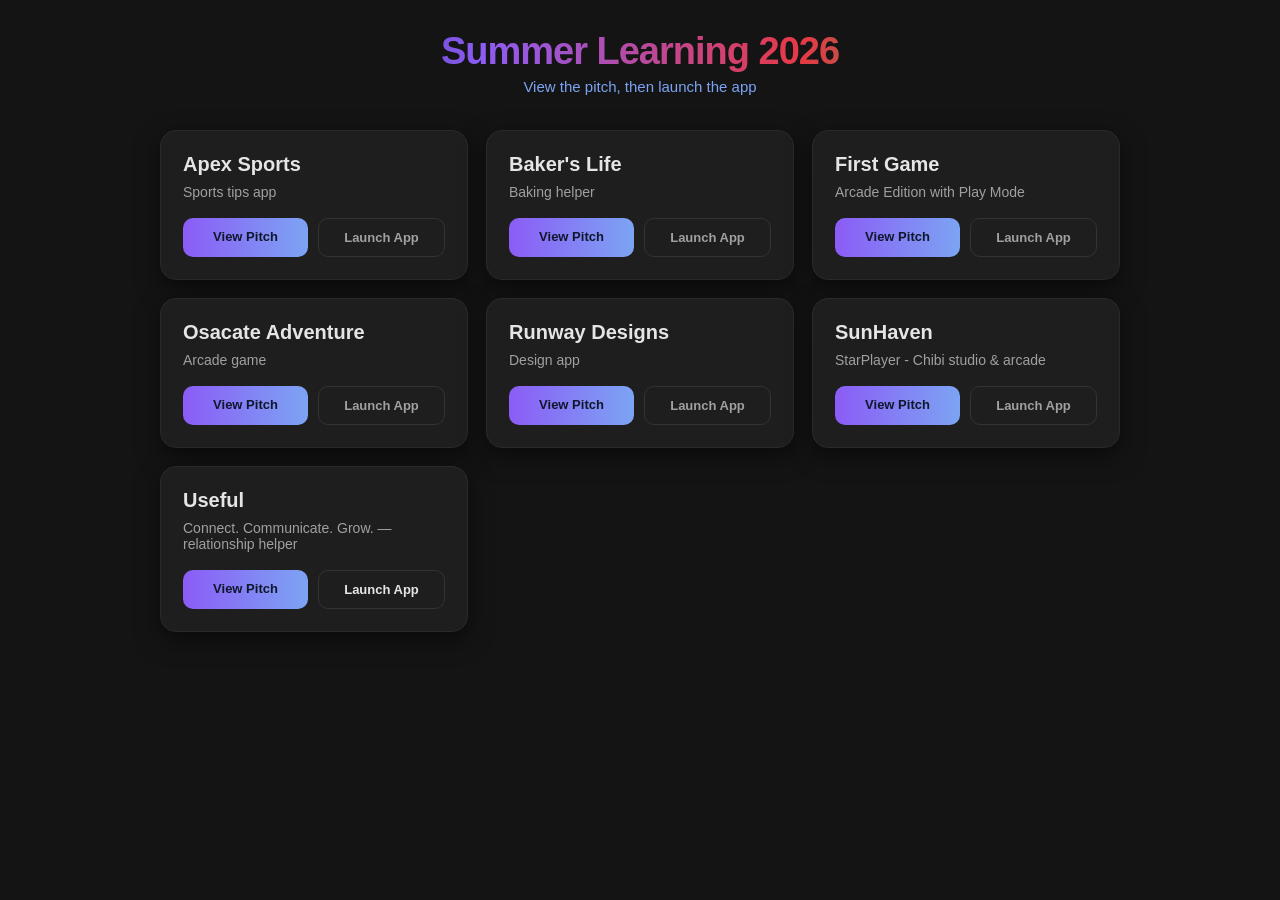
<file: 5Q code bases/index.html>
<!DOCTYPE html>
<html lang="en">
<head>

<meta charset="UTF-8">
<meta name="viewport" content="width=device-width, initial-scale=1.0">

<title>Summer Learning 2026 - Pitch & Code Bases - App Index</title>

<style>

*{
    box-sizing:border-box;
}

body{
    font-family:Arial,sans-serif;
    background:#141414;
    color:#e5e5e5;
    margin:0;
    padding:30px;
}

.container{
    max-width:960px;
    margin:auto;
}

.header{
    text-align:center;
    margin-bottom:35px;
}

.header h1{
    margin:0;
    font-size:38px;
    font-weight:900;
    letter-spacing:-1px;

    background:linear-gradient(
        90deg,
        #0F172A,
        #8B5CF6,
        #E63946,
        #00C853
    );

    -webkit-background-clip:text;
    color:transparent;
}

.header p{
    color:#7ca4f3;
    font-size:15px;
    margin-top:5px;
    font-weight:500;
}

.grid{
    display:grid;
    grid-template-columns:repeat(auto-fill,minmax(260px,1fr));
    gap:18px;
}

.card{
    background:#1e1e1e;
    padding:22px;
    border-radius:16px;
    box-shadow:0 8px 25px rgba(0,0,0,.5);
    border:1px solid #2a2a2a;
    transition:transform .15s ease, border-color .15s ease;
    display:flex;
    flex-direction:column;
}

.card:hover{
    transform:translateY(-3px);
    border-color:#7ca4f3;
}

.card h2{
    margin:0 0 8px;
    font-size:20px;
    color:#e5e5e5;
}

.card p{
    margin:0;
    font-size:14px;
    color:#a0a0a0;
    flex-grow:1;
}

.card-links{
    display:flex;
    gap:10px;
    margin-top:18px;
}

.btn{
    flex:1;
    text-align:center;
    padding:11px 10px;
    border-radius:10px;
    font-size:13px;
    font-weight:700;
    text-decoration:none;
    transition:opacity .15s ease, border-color .15s ease, color .15s ease;
}

.btn-pitch{
    background:linear-gradient(90deg,#8B5CF6,#7ca4f3);
    color:#0F172A;
}

.btn-pitch:hover{
    opacity:.88;
}

.btn-app{
    background:transparent;
    border:1px solid #333;
    color:#a0a0a0;
}

.btn-app:hover{
    border-color:#7ca4f3;
    color:#7ca4f3;
}

.btn-solo{
    background:transparent;
    border:1px solid #333;
    color:#e5e5e5;
}

.btn-solo:hover{
    border-color:#7ca4f3;
    color:#7ca4f3;
}

</style>

</head>


<body>


<div class="container">

<div class="header">
<h1>Summer Learning 2026</h1>
<p>View the pitch, then launch the app</p>
</div>

<div class="grid">

<div class="card">
<h2>Apex Sports</h2>
<p>Sports tips app</p>
<div class="card-links">
<a class="btn btn-pitch" href="Poster%20-%20Apex%20Sports.pdf" target="_blank" rel="noopener">View Pitch</a>
<a class="btn btn-app" href="ApexSports.html" target="_blank" rel="noopener">Launch App</a>
</div>
</div>

<div class="card">
<h2>Baker's Life</h2>
<p>Baking helper</p>
<div class="card-links">
<a class="btn btn-pitch" href="Poster%20-%20Bakers%20Life.pdf" target="_blank" rel="noopener">View Pitch</a>
<a class="btn btn-app" href="BakersLife.html" target="_blank" rel="noopener">Launch App</a>
</div>
</div>

<div class="card">
<h2>First Game</h2>
<p>Arcade Edition with Play Mode</p>
<div class="card-links">
<a class="btn btn-pitch" href="Poster%20-%20First%20Game.pdf" target="_blank" rel="noopener">View Pitch</a>
<a class="btn btn-app" href="FirstGame.html" target="_blank" rel="noopener">Launch App</a>
</div>
</div>

<div class="card">
<h2>Osacate Adventure</h2>
<p>Arcade game</p>
<div class="card-links">
<a class="btn btn-pitch" href="Poster%20-%20Osacate.pdf" target="_blank" rel="noopener">View Pitch</a>
<a class="btn btn-app" href="Osacate.html" target="_blank" rel="noopener">Launch App</a>
</div>
</div>

<div class="card">
<h2>Runway Designs</h2>
<p>Design app</p>
<div class="card-links">
<a class="btn btn-pitch" href="Poster%20-%20Runway%20Designs.pdf" target="_blank" rel="noopener">View Pitch</a>
<a class="btn btn-app" href="RunwayDesigns.html" target="_blank" rel="noopener">Launch App</a>
</div>
</div>

<div class="card">
<h2>SunHaven</h2>
<p>StarPlayer - Chibi studio & arcade</p>
<div class="card-links">
<a class="btn btn-pitch" href="Poster%20-%20Sun%20Haven.pdf" target="_blank" rel="noopener">View Pitch</a>
<a class="btn btn-app" href="SunHaven.html" target="_blank" rel="noopener">Launch App</a>
</div>
</div>

<div class="card">
<h2>Useful</h2>
<p>Connect. Communicate. Grow. — relationship helper</p>
<div class="card-links">
    <a class="btn btn-pitch" href="Poster%20-%20Useful.pdf" target="_blank" rel="noopener">View Pitch</a>
<a class="btn btn-solo" href="Useful.html" target="_blank" rel="noopener">Launch App</a>
</div>
</div>

</div>

</div>


</body>

</html>
</file>
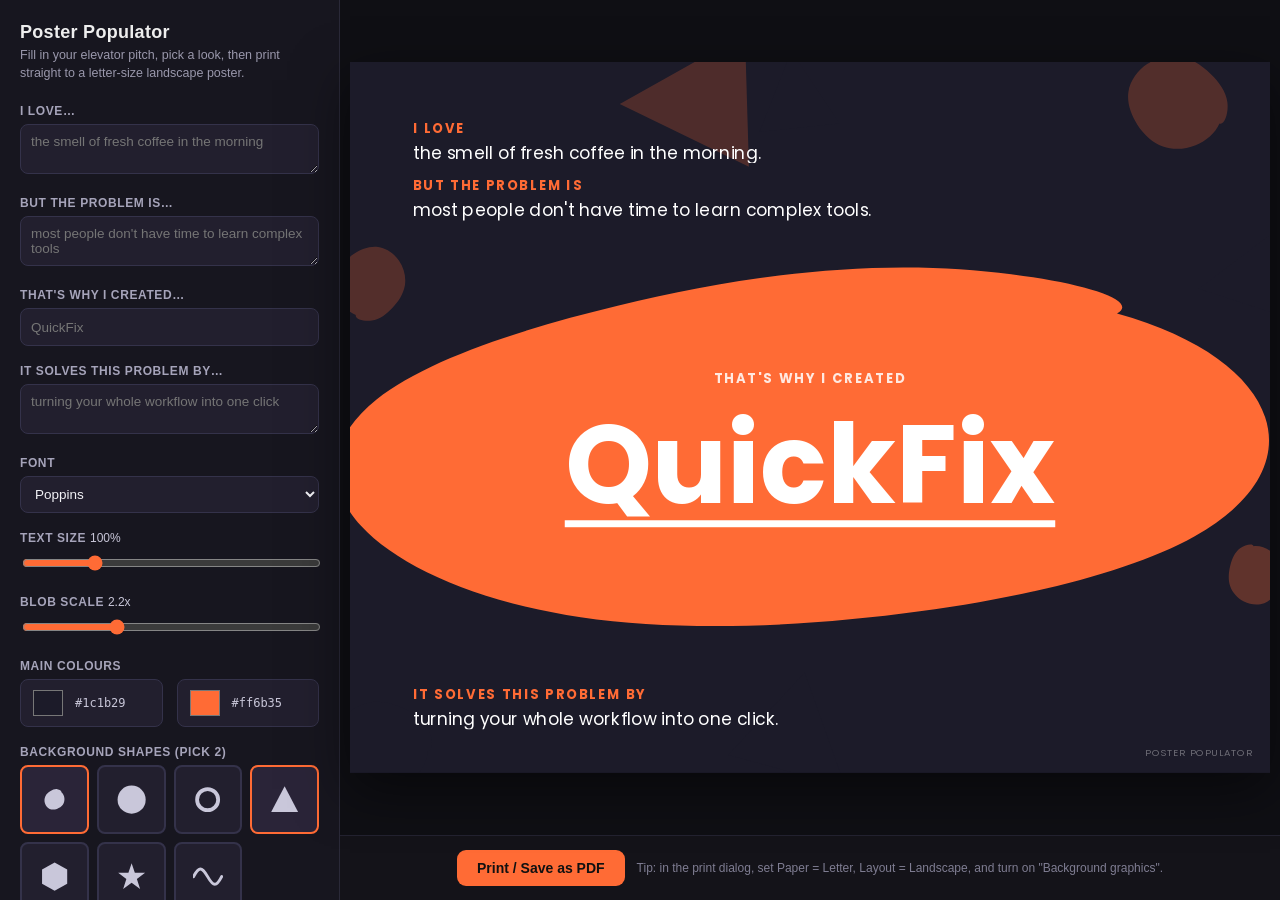
<file: PosterPopulator/index.html>
<!DOCTYPE html>
<html lang="en">
<head>
<meta charset="UTF-8">
<meta name="viewport" content="width=device-width, initial-scale=1.0">
<title>Poster Populator</title>
<style>

/* ---------- Self-hosted fonts ---------- */
@font-face { font-family:'Anton'; src:url('fonts/anton-400.woff2') format('woff2'); font-weight:400; font-display:swap; }
@font-face { font-family:'Bebas Neue'; src:url('fonts/bebas-neue-400.woff2') format('woff2'); font-weight:400; font-display:swap; }
@font-face { font-family:'Archivo Black'; src:url('fonts/archivo-black-400.woff2') format('woff2'); font-weight:400; font-display:swap; }
@font-face { font-family:'Poppins'; src:url('fonts/poppins-400.woff2') format('woff2'); font-weight:400; font-display:swap; }
@font-face { font-family:'Poppins'; src:url('fonts/poppins-700.woff2') format('woff2'); font-weight:700; font-display:swap; }
@font-face { font-family:'Montserrat'; src:url('fonts/montserrat-400.woff2') format('woff2'); font-weight:400; font-display:swap; }
@font-face { font-family:'Montserrat'; src:url('fonts/montserrat-700.woff2') format('woff2'); font-weight:700; font-display:swap; }
@font-face { font-family:'Oswald'; src:url('fonts/oswald-400.woff2') format('woff2'); font-weight:400; font-display:swap; }
@font-face { font-family:'Oswald'; src:url('fonts/oswald-700.woff2') format('woff2'); font-weight:700; font-display:swap; }
@font-face { font-family:'Raleway'; src:url('fonts/raleway-400.woff2') format('woff2'); font-weight:400; font-display:swap; }
@font-face { font-family:'Raleway'; src:url('fonts/raleway-700.woff2') format('woff2'); font-weight:700; font-display:swap; }
@font-face { font-family:'Playfair Display'; src:url('fonts/playfair-display-400.woff2') format('woff2'); font-weight:400; font-display:swap; }
@font-face { font-family:'Playfair Display'; src:url('fonts/playfair-display-700.woff2') format('woff2'); font-weight:700; font-display:swap; }
@font-face { font-family:'Space Grotesk'; src:url('fonts/space-grotesk-400.woff2') format('woff2'); font-weight:400; font-display:swap; }
@font-face { font-family:'Space Grotesk'; src:url('fonts/space-grotesk-700.woff2') format('woff2'); font-weight:700; font-display:swap; }
@font-face { font-family:'DM Serif Display'; src:url('fonts/dm-serif-display-400.woff2') format('woff2'); font-weight:400; font-display:swap; }

:root{
  --c1:#1c1b29;
  --c2:#ff6b35;
  --on-c1:#ffffff;
  --on-c2:#111111;
  --poster-font:'Poppins';
}

*{ box-sizing:border-box; -webkit-print-color-adjust:exact; print-color-adjust:exact; }
html,body{ height:100%; margin:0; }
body{
  font-family:-apple-system,Segoe UI,Roboto,sans-serif;
  background:#0f0f14;
  color:#eee;
  display:flex;
  height:100vh;
  overflow:hidden;
}

/* ---------- Sidebar controls ---------- */
.controls{
  width:340px;
  flex:0 0 340px;
  background:#17161f;
  border-right:1px solid #2a2938;
  overflow-y:auto;
  padding:22px 20px 40px;
}
.controls h1{
  font-size:18px;
  margin:0 0 4px;
  letter-spacing:.3px;
}
.controls .subtitle{
  font-size:12.5px;
  color:#9a98ac;
  margin:0 0 22px;
  line-height:1.4;
}
.field{ margin-bottom:18px; }
.field label{
  display:block;
  font-size:12px;
  font-weight:600;
  text-transform:uppercase;
  letter-spacing:.6px;
  color:#a6a4ba;
  margin-bottom:6px;
}
.field textarea, .field input[type=text], .field select{
  width:100%;
  background:#221f2e;
  border:1px solid #34324a;
  color:#f2f2f6;
  border-radius:8px;
  padding:9px 10px;
  font-size:13.5px;
  font-family:inherit;
  resize:vertical;
  min-height:38px;
}
.field textarea:focus, .field input:focus, .field select:focus{
  outline:none;
  border-color:var(--c2);
}
.field select{ min-height:auto; }
.field select option{ background:#221f2e; }

.field-val{
  text-transform:none;
  font-weight:400;
  color:#c8c6d8;
  letter-spacing:0;
  font-size:12px;
}
.field input[type=range]{
  width:100%;
  accent-color:var(--c2);
  height:20px;
  cursor:pointer;
  background:transparent;
}

.colors-row{ display:flex; gap:14px; }
.color-field{ flex:1; }
.color-field .swatch-input{
  display:flex; align-items:center; gap:10px;
  background:#221f2e; border:1px solid #34324a; border-radius:8px; padding:6px 10px;
}
.color-field input[type=color]{
  width:34px; height:34px; border:none; padding:0; background:none; cursor:pointer; border-radius:6px; overflow:hidden;
}
.color-field .hexval{ font-size:12px; color:#c8c6d8; font-family:monospace; }

.shapes-grid{
  display:grid;
  grid-template-columns:repeat(4,1fr);
  gap:8px;
}
.shape-btn{
  aspect-ratio:1;
  background:#221f2e;
  border:2px solid #34324a;
  border-radius:8px;
  display:flex;
  align-items:center;
  justify-content:center;
  cursor:pointer;
  padding:8px;
}
.shape-btn svg{ width:60%; height:60%; }
.shape-btn.selected{
  border-color:var(--c2);
  background:#2a2438;
}
.shapes-hint{ font-size:11px; color:#7f7d92; margin-top:6px; }

.actions{ margin-top:26px; display:flex; flex-direction:column; gap:10px; }
.btn{
  border:none; border-radius:9px; padding:12px 14px; font-size:14px; font-weight:600;
  cursor:pointer; text-align:center;
}
.btn-primary{ background:var(--c2); color:#111; }
.btn-secondary{ background:#2a2938; color:#f0eff5; border:1px solid #3c3a52; }
.print-hint{
  font-size:11.5px; color:#8b899c; line-height:1.5; margin-top:4px;
  background:#1f1e2b; border:1px solid #2e2c3f; border-radius:8px; padding:10px 12px;
}

/* ---------- Stage / preview ---------- */
.stage-wrap{ flex:1; display:flex; flex-direction:column; min-width:0; }
.stage{
  flex:1;
  display:flex;
  align-items:center;
  justify-content:center;
  padding:24px;
  min-height:0;
}
.poster-wrap{ position:relative; }
.poster{
  width:1056px;
  height:816px;
  transform-origin:top left;
  background:var(--c1);
  position:relative;
  overflow:hidden;
  box-shadow:0 20px 60px rgba(0,0,0,.5);
  font-family:var(--poster-font), sans-serif;
}

.shapes-layer{ position:absolute; inset:0; z-index:1; }
.shape-item{ position:absolute; }
.shape-item svg{ width:100%; height:100%; display:block; }

.content{
  position:relative; z-index:2;
  height:100%;
  display:flex;
  flex-direction:column;
  padding:64px 72px 50px;
  gap:14px;
}

.eyebrow{
  /* capped: an uncapped label at high text-scale eats enough vertical
     budget across the 3 body blocks to starve the hero row's own height,
     which is what actually was clipping the name/blob, not their own sizing */
  font-size:clamp(15px, calc(15px * var(--text-scale, 1)), 22px);
  font-weight:700;
  text-transform:uppercase;
  letter-spacing:2.2px;
  color:var(--c2);
  margin-bottom:6px;
}
.body-text{
  color:var(--on-c1);
  font-weight:400;
  line-height:1.18;
  max-width:760px;
  max-height:128px;
  overflow:hidden;
  font-size:40px;
}
.block-solves{ margin-top:auto; }

.hero-row{
  flex:1 1 auto;
  /* a hard floor, not 0: guarantees room for a wrapped 2-line name at its
     own minimum font size even in the worst case (max text-scale + a
     font whose optical-scale runs high), so the other blocks give way
     instead of the hero row getting squeezed toward nothing */
  min-height:230px;
  position:relative;
  display:flex;
  align-items:center;
  justify-content:center;
}
.hero-shape{
  position:absolute;
  /* negative so it paints behind ALL of .content's text (the static,
     non-positioned blocks like "But the problem is" paint before z-index:0+
     positioned siblings regardless of DOM order) -- not just the hero
     name/eyebrow it's already behind via hero-inner's z-index:1 */
  z-index:-1;
}
.hero-shape svg{ width:100%; height:100%; display:block; }
.hero-inner{
  position:relative;
  z-index:1;
  display:flex;
  flex-direction:column;
  align-items:stretch;
  justify-content:center;
  max-width:84%;
  max-height:88%;
  font-size:26px;
  padding:1.1em 2.2em;
  box-sizing:border-box;
  text-align:center;
}
.hero-eyebrow{
  text-align:center;
  color:var(--on-c2);
  opacity:.85;
  flex:0 0 auto;
  /* rides the same damped scale as the name (see NAME_DIAL_RESPONSE) instead
     of the shared --text-scale, so it grows in step with the name it sits
     above rather than racing ahead of it inside the oval */
  font-size:calc(15px * var(--hero-scale, 1));
}
.hero-name{
  color:var(--on-c2);
  font-weight:700;
  line-height:1.3;
  font-size:120px;
  width:100%;
  word-break:break-word;
  flex:0 1 auto;
  text-decoration:underline;
  text-decoration-color:currentColor;
  text-decoration-thickness:0.06em;
  text-underline-offset:0.16em;
}

.brandmark{
  position:absolute; z-index:2; right:20px; bottom:14px;
  font-size:11px; letter-spacing:1px; text-transform:uppercase;
  color:var(--on-c1); opacity:.35;
}

/* ---------- Print ---------- */
@page{ size:11in 8.5in; margin:0; }
@media print{
  html, body{ margin:0; padding:0; background:#fff; overflow:visible; height:auto; }
  .controls, .toolbar{ display:none !important; }
  .stage-wrap, .stage{ display:block; padding:0; height:auto; }
  .poster-wrap{ width:11in; height:8.5in; }
  .poster{
    transform:none !important;
    width:11in !important; height:8.5in !important;
    box-shadow:none;
  }
}

.toolbar{
  display:flex; align-items:center; gap:12px; justify-content:center;
  padding:14px; border-top:1px solid #232230; background:#141319;
}
.toolbar .btn{ padding:10px 20px; }
.zoom-note{ font-size:12px; color:#7f7d92; }
</style>
</head>
<body>

<aside class="controls">
  <h1>Poster Populator</h1>
  <p class="subtitle">Fill in your elevator pitch, pick a look, then print straight to a letter-size landscape poster.</p>

  <div class="field">
    <label for="loveInput">I love&hellip;</label>
    <textarea id="loveInput" rows="2" placeholder="the smell of fresh coffee in the morning"></textarea>
  </div>
  <div class="field">
    <label for="problemInput">But the problem is&hellip;</label>
    <textarea id="problemInput" rows="2" placeholder="most people don't have time to learn complex tools"></textarea>
  </div>
  <div class="field">
    <label for="nameInput">That's why I created&hellip;</label>
    <input type="text" id="nameInput" placeholder="QuickFix">
  </div>
  <div class="field">
    <label for="solvesInput">It solves this problem by&hellip;</label>
    <textarea id="solvesInput" rows="2" placeholder="turning your whole workflow into one click"></textarea>
  </div>

  <div class="field">
    <label for="fontSelect">Font</label>
    <select id="fontSelect"></select>
  </div>

  <div class="field">
    <label for="textSizeInput">Text size <span class="field-val" id="textSizeVal"></span></label>
    <input type="range" id="textSizeInput" min="0.7" max="2" step="0.05">
  </div>

  <div class="field">
    <label for="blobScaleInput">Blob scale <span class="field-val" id="blobScaleVal"></span></label>
    <input type="range" id="blobScaleInput" min="0.5" max="6" step="0.1">
  </div>

  <div class="field">
    <label>Main colours</label>
    <div class="colors-row">
      <div class="color-field">
        <div class="swatch-input">
          <input type="color" id="color1Input">
          <span class="hexval" id="color1Hex"></span>
        </div>
      </div>
      <div class="color-field">
        <div class="swatch-input">
          <input type="color" id="color2Input">
          <span class="hexval" id="color2Hex"></span>
        </div>
      </div>
    </div>
  </div>

  <div class="field">
    <label>Background shapes (pick 2)</label>
    <div class="shapes-grid" id="shapesGrid"></div>
    <div class="shapes-hint" id="shapesHint">2 of 2 selected</div>
  </div>

  <div class="field">
    <label for="shapeDensityInput">Shape density <span class="field-val" id="shapeDensityVal"></span></label>
    <input type="range" id="shapeDensityInput" min="0" max="40" step="1">
  </div>

  <div class="actions">
    <button class="btn btn-secondary" id="shuffleBtn">Shuffle layout</button>
  </div>
</aside>

<div class="stage-wrap">
  <div class="stage">
    <div class="poster-wrap" id="posterWrap">
      <div class="poster" id="poster">
        <div class="shapes-layer" id="shapesLayer"></div>
        <div class="content">
          <div class="block block-love">
            <div class="eyebrow">I love</div>
            <div class="body-text" id="loveText" data-max-font="40" data-min-font="20"></div>
          </div>
          <div class="block block-problem">
            <div class="eyebrow">But the problem is</div>
            <div class="body-text" id="problemText" data-max-font="40" data-min-font="20"></div>
          </div>
          <div class="hero-row" id="heroRow">
            <div class="hero-shape" id="heroShape"></div>
            <div class="hero-inner" id="heroInner">
              <div class="eyebrow hero-eyebrow">That's why I created</div>
              <div class="hero-name" id="nameText" data-max-font="128" data-min-font="34"></div>
            </div>
          </div>
          <div class="block block-solves">
            <div class="eyebrow">It solves this problem by</div>
            <div class="body-text" id="solvesText" data-max-font="40" data-min-font="20"></div>
          </div>
        </div>
        <div class="brandmark">Poster Populator</div>
      </div>
    </div>
  </div>
  <div class="toolbar">
    <button class="btn btn-primary" id="printBtn">Print / Save as PDF</button>
    <span class="zoom-note">Tip: in the print dialog, set Paper = Letter, Layout = Landscape, and turn on "Background graphics".</span>
  </div>
</div>

<script>
(function(){

  var FONTS = [
    { id:'poppins', label:'Poppins', family:'Poppins', bold:700 },
    { id:'montserrat', label:'Montserrat', family:'Montserrat', bold:700 },
    { id:'raleway', label:'Raleway', family:'Raleway', bold:700 },
    { id:'space-grotesk', label:'Space Grotesk', family:'Space Grotesk', bold:700 },
    { id:'oswald', label:'Oswald', family:'Oswald', bold:700 },
    { id:'playfair-display', label:'Playfair Display', family:'Playfair Display', bold:700 },
    { id:'dm-serif-display', label:'DM Serif Display', family:'DM Serif Display', bold:400 },
    { id:'anton', label:'Anton', family:'Anton', bold:400 },
    { id:'bebas-neue', label:'Bebas Neue', family:'Bebas Neue', bold:400 },
    { id:'archivo-black', label:'Archivo Black', family:'Archivo Black', bold:400 }
  ];

  var SHAPES = {
    circle: function(c){ return '<svg viewBox="0 0 100 100"><circle cx="50" cy="50" r="48" fill="'+c+'"/></svg>'; },
    ring: function(c){ return '<svg viewBox="0 0 100 100"><circle cx="50" cy="50" r="36" fill="none" stroke="'+c+'" stroke-width="13"/></svg>'; },
    triangle: function(c){ return '<svg viewBox="0 0 100 100"><polygon points="50,4 96,92 4,92" fill="'+c+'"/></svg>'; },
    hexagon: function(c){ return '<svg viewBox="0 0 100 100"><polygon points="50,2 93,26 93,74 50,98 7,74 7,26" fill="'+c+'"/></svg>'; },
    star: function(c){ return '<svg viewBox="0 0 100 100"><polygon points="50,4 61,37 96,37 68,58 79,92 50,71 21,92 32,58 4,37 39,37" fill="'+c+'"/></svg>'; },
    blob: function(c){ return '<svg viewBox="0 0 200 200" preserveAspectRatio="none"><path fill="'+c+'" d="M45.3,-52.3C57.6,-42.5,64.8,-26.8,66.7,-10.5C68.6,5.8,65.2,22.7,56.1,35.8C47,48.9,32.2,58.2,15.7,63.5C-0.8,68.8,-19,70.1,-33.9,63.5C-48.8,56.9,-60.4,42.4,-65.8,26C-71.2,9.6,-70.4,-8.7,-63.2,-23.6C-56,-38.5,-42.4,-50,-27.7,-58.8C-13,-67.6,2.8,-73.7,18.5,-71.5C34.2,-69.3,49.8,-58.8,45.3,-52.3Z" transform="translate(100 100)"/></svg>'; },
    wave: function(c){ return '<svg viewBox="0 0 100 100" preserveAspectRatio="none"><path d="M2,50 C20,15 30,15 50,50 C70,85 80,85 98,50" fill="none" stroke="'+c+'" stroke-width="10" stroke-linecap="round"/></svg>'; }
  };
  var SHAPE_IDS = ['blob','circle','ring','triangle','hexagon','star','wave'];

  var POSTER_W = 1056, POSTER_H = 816;

  var state = {
    love:'', problem:'', name:'', solves:'',
    font:'poppins',
    textScale:1,
    blobScale:2.2,
    color1:'#1c1b29', color2:'#ff6b35',
    shapes:['blob','triangle'],
    shapeDensity:9,
    scatter:null
  };

  function load(){
    try{
      var saved = JSON.parse(localStorage.getItem('posterPopulatorState')||'null');
      if(saved) Object.assign(state, saved);
    }catch(e){}
  }
  var saveTimer;
  function save(){
    clearTimeout(saveTimer);
    saveTimer = setTimeout(function(){
      var toSave = Object.assign({}, state);
      delete toSave.scatter;
      localStorage.setItem('posterPopulatorState', JSON.stringify(toSave));
    }, 250);
  }

  function hexToRgb(hex){
    var h = hex.replace('#','');
    return { r:parseInt(h.substr(0,2),16), g:parseInt(h.substr(2,2),16), b:parseInt(h.substr(4,2),16) };
  }
  function luminance(hex){
    var rgb = hexToRgb(hex);
    var chans = [rgb.r, rgb.g, rgb.b].map(function(v){
      v = v/255;
      return v <= 0.03928 ? v/12.92 : Math.pow((v+0.055)/1.055, 2.4);
    });
    return 0.2126*chans[0] + 0.7152*chans[1] + 0.0722*chans[2];
  }
  function contrastText(hex){
    return luminance(hex) > 0.45 ? '#141414' : '#ffffff';
  }

  function endWithPunct(s){
    s = s.trim();
    if(!s) return s;
    return /[.!?]$/.test(s) ? s : s + '.';
  }

  function rand(a,b){ return a + Math.random()*(b-a); }
  function pick(arr){ return arr[Math.floor(Math.random()*arr.length)]; }

  function isNearCenter(xPct, yPct, sizePx){
    var cx = xPct + (sizePx/POSTER_W*100)/2;
    var cy = yPct + (sizePx/POSTER_H*100)/2;
    return cx > 14 && cx < 86 && cy > 9 && cy < 91;
  }

  function generateScatter(){
    var items = [];
    var n = state.shapeDensity;
    for(var i=0;i<n;i++){
      var type = pick(state.shapes);
      var size = rand(55, 175);
      var x, y, tries = 0;
      do{
        x = rand(-6, 94);
        y = rand(-6, 88);
        tries++;
      } while(isNearCenter(x,y,size) && tries < 30);
      items.push({
        type: type,
        size: size,
        x: x, y: y,
        rotation: rand(0,360),
        opacity: rand(0.10, 0.30),
        colorKey: Math.random() < 0.5 ? 'c1shape' : 'c2shape'
      });
    }
    state.scatter = items;
  }

  function renderScatter(){
    var layer = document.getElementById('shapesLayer');
    layer.innerHTML = '';
    if(!state.scatter) generateScatter();
    state.scatter.forEach(function(item){
      var el = document.createElement('div');
      el.className = 'shape-item';
      el.style.left = item.x + '%';
      el.style.top = item.y + '%';
      el.style.width = item.size + 'px';
      el.style.height = item.size + 'px';
      el.style.opacity = item.opacity;
      el.style.transform = 'rotate(' + item.rotation + 'deg)';
      var color = item.colorKey === 'c1shape' ? shapeTint(state.color1) : shapeTint(state.color2);
      el.innerHTML = SHAPES[item.type](color);
      layer.appendChild(el);
    });
  }

  function shapeTint(hex){ return hex; }

  function renderHeroShape(){
    var el = document.getElementById('heroShape');
    el.innerHTML = SHAPES.blob(state.color2);
    el.style.transform = 'rotate(-1deg) scale(1.04)';
  }

  function fontDef(){
    for(var i=0;i<FONTS.length;i++) if(FONTS[i].id === state.font) return FONTS[i];
    return FONTS[0];
  }

  // ---------- Per-font optical-size normalization ----------
  // Different typefaces have very different x-heights at the same nominal
  // font-size (e.g. condensed display faces read much taller than a serif
  // at "34px"). We measure each font's actual lowercase glyph height on a
  // canvas and scale its max/min fit-text sizes so all fonts land at a
  // comparable *visual* size rather than a comparable nominal one.
  var fontScaleCache = {};
  var referenceXHeight = null;

  function measureXHeightRatio(family, weight){
    try{
      if(!measureXHeightRatio._canvas) measureXHeightRatio._canvas = document.createElement('canvas');
      var ctx = measureXHeightRatio._canvas.getContext('2d');
      var refPx = 200;
      ctx.font = weight + ' ' + refPx + 'px "' + family + '", sans-serif';
      var m = ctx.measureText('xoeanmrsvwz');
      if(m.actualBoundingBoxAscent == null) return null;
      var h = m.actualBoundingBoxAscent + m.actualBoundingBoxDescent;
      return h > 0 ? h / refPx : null;
    }catch(e){ return null; }
  }

  function getFontScale(f){
    if(fontScaleCache[f.id] != null) return fontScaleCache[f.id];
    if(referenceXHeight == null) referenceXHeight = measureXHeightRatio('Poppins', 400) || 0.5;
    var xh = measureXHeightRatio(f.family, f.bold);
    var scale = 1;
    if(xh) scale = Math.max(0.85, Math.min(1.3, referenceXHeight / xh));
    fontScaleCache[f.id] = scale;
    return scale;
  }

  function fitText(el, scale, boundEl){
    scale = scale || 1;
    boundEl = boundEl || el;
    var maxFont = parseFloat(el.dataset.maxFont) * scale;
    var minFont = parseFloat(el.dataset.minFont) * scale;
    var size = maxFont;
    el.style.fontSize = size + 'px';
    var guard = 0;
    // guard must cover the full possible shrink range (size drops 1px/iter),
    // not a fixed constant -- otherwise a large max-font (big textScale x
    // font optical-scale) can exhaust the guard before the text actually fits.
    var maxIter = Math.ceil(maxFont - minFont) + 5;
    while(size > minFont && (boundEl.scrollWidth > boundEl.clientWidth + 1 || boundEl.scrollHeight > boundEl.clientHeight + 1) && guard < maxIter){
      size -= 1;
      el.style.fontSize = size + 'px';
      guard++;
    }
  }

  function layoutHeroShape(){
    var heroInner = document.getElementById('heroInner');
    var heroShape = document.getElementById('heroShape');
    // hero-inner's own box can be capped by its max-width/max-height (so it
    // never forces the poster layout to blow up), but the eyebrow + name
    // inside it might still render wider/taller than that cap allows for.
    // Take the larger of the two (offset = capped box, scroll = actual
    // content) as the true content size, then blow it up by state.blobScale
    // (dial-driven) around its own center. No further clamping here --
    // blobScale is the only knob, deliberately free to overlap neighboring
    // blocks if pushed high enough; the poster's own overflow:hidden is the
    // sole hard edge.
    var contentW = Math.max(heroInner.offsetWidth, heroInner.scrollWidth);
    var contentH = Math.max(heroInner.offsetHeight, heroInner.scrollHeight);
    var centerX = heroInner.offsetLeft + heroInner.offsetWidth / 2;
    var centerY = heroInner.offsetTop + heroInner.offsetHeight / 2;
    var w = contentW * state.blobScale;
    var h = contentH * state.blobScale;
    heroShape.style.left = (centerX - w / 2) + 'px';
    heroShape.style.top = (centerY - h / 2) + 'px';
    heroShape.style.width = w + 'px';
    heroShape.style.height = h + 'px';
  }

  // The name reacts to the text-size dial only partway (it's already large
  // and was called out as "fine" at 100% -- a full 1:1 response makes it
  // swing much harder than the body copy for the same drag of the dial).
  var NAME_DIAL_RESPONSE = 0.45;

  // hero-inner's own padding is set in em, so its breathing room around the
  // eyebrow + name scales with whatever size the name actually lands at,
  // instead of a fixed pixel margin that looks cramped when the name is huge
  // and bloated when it's small. Because that padding affects the very box
  // fitText measures against, we fit once, resize the oval's "em" to match,
  // then fit again so the wrap reflects the updated padding.
  function fitNameAndOval(scale){
    var nameEl = document.getElementById('nameText');
    var heroInner = document.getElementById('heroInner');
    fitText(nameEl, scale, heroInner);
    var nameSize = parseFloat(nameEl.style.fontSize) || parseFloat(nameEl.dataset.maxFont);
    heroInner.style.fontSize = Math.max(16, nameSize * 0.22) + 'px';
    fitText(nameEl, scale, heroInner);
    layoutHeroShape();
  }

  function fitAll(){
    requestAnimationFrame(function(){
      var fontScale = getFontScale(fontDef());
      var bodyScale = fontScale * state.textScale;
      var nameScale = fontScale * (1 + (state.textScale - 1) * NAME_DIAL_RESPONSE);
      ['loveText','problemText','solvesText'].forEach(function(id){
        fitText(document.getElementById(id), bodyScale);
      });
      fitNameAndOval(nameScale);
    });
  }

  function renderText(){
    document.getElementById('loveText').textContent = endWithPunct(state.love || document.getElementById('loveInput').placeholder);
    document.getElementById('problemText').textContent = endWithPunct(state.problem || document.getElementById('problemInput').placeholder);
    document.getElementById('solvesText').textContent = endWithPunct(state.solves || document.getElementById('solvesInput').placeholder);
    document.getElementById('nameText').textContent = state.name || document.getElementById('nameInput').placeholder;
  }

  function applyColors(){
    var root = document.documentElement.style;
    root.setProperty('--c1', state.color1);
    root.setProperty('--c2', state.color2);
    root.setProperty('--on-c1', contrastText(state.color1));
    root.setProperty('--on-c2', contrastText(state.color2));
    document.getElementById('color1Input').value = state.color1;
    document.getElementById('color2Input').value = state.color2;
    document.getElementById('color1Hex').textContent = state.color1;
    document.getElementById('color2Hex').textContent = state.color2;
  }

  function applyFont(){
    var f = fontDef();
    document.documentElement.style.setProperty('--poster-font', "'" + f.family + "'");
    document.getElementById('nameText').style.fontWeight = f.bold;
    var weightPromise = document.fonts.load(f.bold + ' 100px "' + f.family + '"');
    var regularPromise = document.fonts.load('400 40px "' + f.family + '"');
    Promise.all([weightPromise, regularPromise]).then(fitAll).catch(fitAll);
  }

  function renderAll(){
    renderText();
    applyColors();
    renderHeroShape();
    renderScatter();
    fitAll();
    save();
  }

  function updateTextSizeLabel(){
    document.getElementById('textSizeVal').textContent = Math.round(state.textScale * 100) + '%';
  }

  function applyTextScale(){
    document.documentElement.style.setProperty('--text-scale', state.textScale);
    // hero-eyebrow tracks the name's damped response, not the raw dial, so
    // it grows in step with the name inside the oval -- see NAME_DIAL_RESPONSE.
    document.documentElement.style.setProperty('--hero-scale', 1 + (state.textScale - 1) * NAME_DIAL_RESPONSE);
  }

  function syncTextSizeInput(){
    document.getElementById('textSizeInput').value = state.textScale;
    updateTextSizeLabel();
    applyTextScale();
  }

  function updateBlobScaleLabel(){
    document.getElementById('blobScaleVal').textContent = state.blobScale.toFixed(1) + 'x';
  }

  function syncBlobScaleInput(){
    document.getElementById('blobScaleInput').value = state.blobScale;
    updateBlobScaleLabel();
  }

  function updateShapeDensityLabel(){
    document.getElementById('shapeDensityVal').textContent = state.shapeDensity;
  }

  function syncShapeDensityInput(){
    document.getElementById('shapeDensityInput').value = state.shapeDensity;
    updateShapeDensityLabel();
  }

  function buildFontOptions(){
    var sel = document.getElementById('fontSelect');
    sel.innerHTML = '';
    FONTS.forEach(function(f){
      var opt = document.createElement('option');
      opt.value = f.id;
      opt.textContent = f.label;
      opt.style.fontFamily = "'" + f.family + "'";
      sel.appendChild(opt);
    });
    sel.value = state.font;
  }

  function buildShapeGrid(){
    var grid = document.getElementById('shapesGrid');
    grid.innerHTML = '';
    SHAPE_IDS.forEach(function(id){
      var btn = document.createElement('div');
      btn.className = 'shape-btn' + (state.shapes.indexOf(id) > -1 ? ' selected' : '');
      btn.dataset.shape = id;
      btn.innerHTML = SHAPES[id]('#c9c7da');
      btn.addEventListener('click', function(){
        var idx = state.shapes.indexOf(id);
        if(idx > -1){
          if(state.shapes.length > 1) state.shapes.splice(idx,1);
        } else {
          if(state.shapes.length >= 2) state.shapes.shift();
          state.shapes.push(id);
        }
        buildShapeGrid();
        generateScatter();
        renderAll();
      });
      grid.appendChild(btn);
    });
    document.getElementById('shapesHint').textContent = state.shapes.length + ' of 2 selected';
  }

  function updateScale(){
    var stage = document.querySelector('.stage');
    var poster = document.getElementById('poster');
    var wrap = document.getElementById('posterWrap');
    var availW = stage.clientWidth - 20;
    var availH = stage.clientHeight - 20;
    var scale = Math.min(availW / POSTER_W, availH / POSTER_H, 2);
    poster.style.transform = 'scale(' + scale + ')';
    wrap.style.width = (POSTER_W * scale) + 'px';
    wrap.style.height = (POSTER_H * scale) + 'px';
  }

  function bindInputs(){
    var debounceTimer;
    function onTextChange(key, elId){
      document.getElementById(elId).addEventListener('input', function(e){
        state[key] = e.target.value;
        clearTimeout(debounceTimer);
        debounceTimer = setTimeout(function(){
          renderText();
          fitAll();
          save();
        }, 120);
      });
    }
    onTextChange('love','loveInput');
    onTextChange('problem','problemInput');
    onTextChange('name','nameInput');
    onTextChange('solves','solvesInput');

    document.getElementById('fontSelect').addEventListener('change', function(e){
      state.font = e.target.value;
      applyFont();
      save();
    });

    document.getElementById('textSizeInput').addEventListener('input', function(e){
      state.textScale = parseFloat(e.target.value);
      updateTextSizeLabel();
      applyTextScale();
      fitAll();
      save();
    });

    document.getElementById('blobScaleInput').addEventListener('input', function(e){
      state.blobScale = parseFloat(e.target.value);
      updateBlobScaleLabel();
      layoutHeroShape();
      save();
    });

    document.getElementById('shapeDensityInput').addEventListener('input', function(e){
      state.shapeDensity = parseInt(e.target.value, 10);
      updateShapeDensityLabel();
      generateScatter();
      renderScatter();
      save();
    });

    document.getElementById('color1Input').addEventListener('input', function(e){
      state.color1 = e.target.value;
      applyColors();
      renderScatter();
      renderHeroShape();
      save();
    });
    document.getElementById('color2Input').addEventListener('input', function(e){
      state.color2 = e.target.value;
      applyColors();
      renderScatter();
      renderHeroShape();
      save();
    });

    document.getElementById('shuffleBtn').addEventListener('click', function(){
      generateScatter();
      renderScatter();
      save();
    });

    document.getElementById('printBtn').addEventListener('click', function(){
      window.print();
    });

    window.addEventListener('resize', updateScale);
  }

  function restoreFormFromState(){
    document.getElementById('loveInput').value = state.love || '';
    document.getElementById('problemInput').value = state.problem || '';
    document.getElementById('nameInput').value = state.name || '';
    document.getElementById('solvesInput').value = state.solves || '';
  }

  function init(){
    load();
    restoreFormFromState();
    buildFontOptions();
    syncTextSizeInput();
    syncBlobScaleInput();
    syncShapeDensityInput();
    buildShapeGrid();
    bindInputs();
    applyColors();
    updateScale();
    document.fonts.ready.then(function(){
      applyFont();
      renderAll();
      updateScale();
    });
  }

  init();
})();
</script>
</body>
</html>
</file>
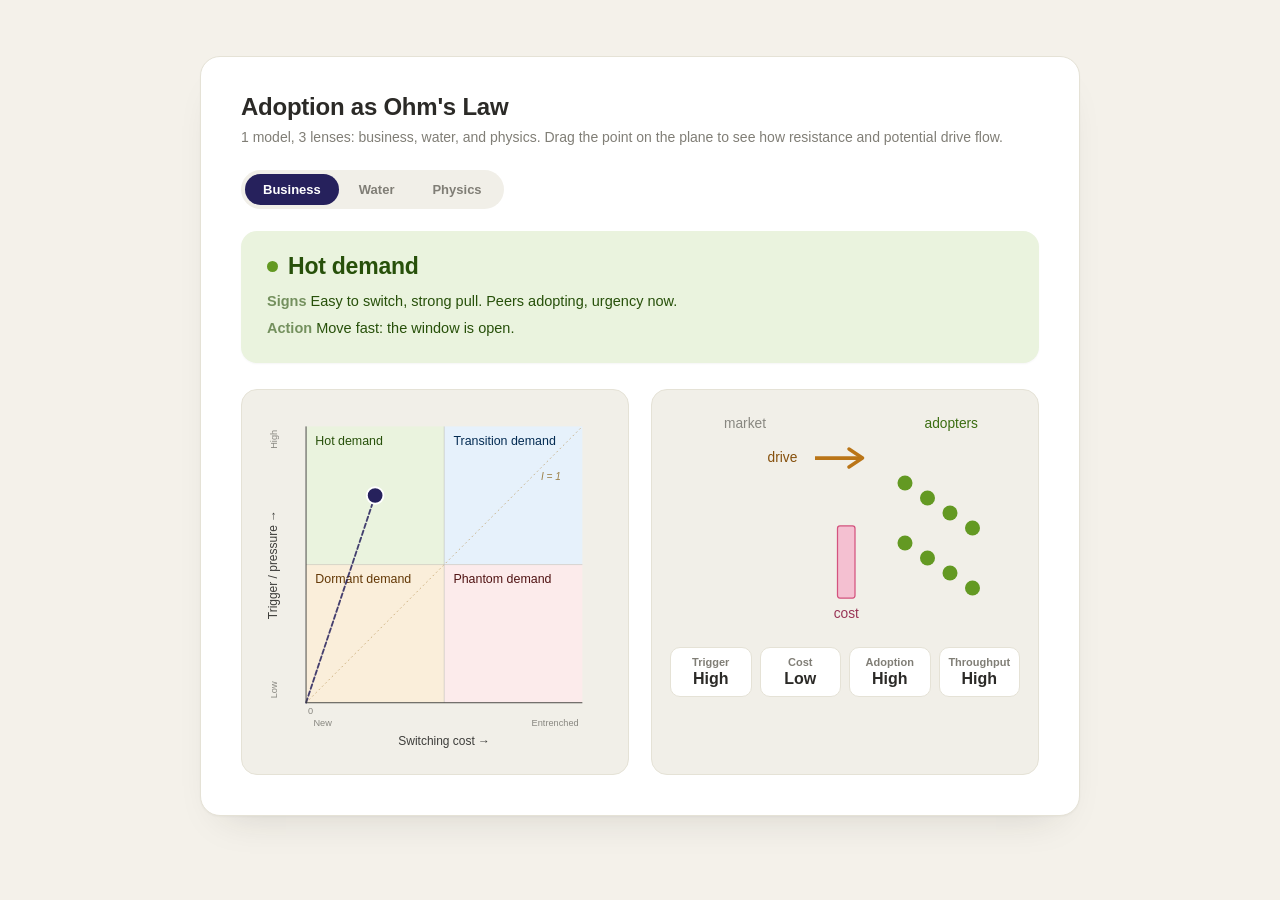
<file: adoption_ohms_law_triple_mode.html>
<!DOCTYPE html>
<html lang="en">
<head>
<meta charset="UTF-8">
<meta name="viewport" content="width=device-width, initial-scale=1.0">
<title>Adoption as Ohm's Law</title>
<link rel="stylesheet" href="adoption_ohms_law_triple_mode.css">
</head>
<body>
<div class="wrap">
<div class="card">

<header class="head">
  <h1>Adoption as Ohm's Law</h1>
  <p>1 model, 3 lenses: business, water, and physics. Drag the point on the plane to see how resistance and potential drive flow.</p>
</header>

<div class="modes" role="group" aria-label="Mode">
  <button id="m-biz" class="mode-btn">Business</button>
  <button id="m-water" class="mode-btn">Water</button>
  <button id="m-phys" class="mode-btn">Physics</button>
</div>

<div id="verdict" class="story"></div>

<div class="diagrams">

<div class="panel plane-panel">
<svg id="plane" width="100%" viewBox="0 0 380 378" role="img" style="touch-action:none; cursor:crosshair;">
<title>adoption plane</title><desc>Resistance horizontal, potential vertical, both from zero. Four regions and a draggable point with a ray whose slope is flow.</desc>
<rect x="50" y="20" width="150" height="150" fill="#EAF3DE"/>
<rect x="200" y="20" width="150" height="150" fill="#E6F1FB"/>
<rect x="50" y="170" width="150" height="150" fill="#FAEEDA"/>
<rect x="200" y="170" width="150" height="150" fill="#FCEBEB"/>
<text id="c-tl" x="60" y="40" font-family="sans-serif" font-size="13.5" font-weight="500" fill="#27500A">Hot</text>
<text id="c-tr" x="210" y="40" font-family="sans-serif" font-size="13.5" font-weight="500" fill="#042C53">Displacement</text>
<text id="c-bl" x="60" y="190" font-family="sans-serif" font-size="13.5" font-weight="500" fill="#633806">Dormant</text>
<text id="c-br" x="210" y="190" font-family="sans-serif" font-size="13.5" font-weight="500" fill="#501313">Phantom</text>
<line x1="50" y1="320" x2="350" y2="20" stroke="#BA9657" stroke-width="1" stroke-dasharray="1 4" stroke-linecap="round" opacity="0.7"/>
<text id="threshlbl" x="305" y="78" font-family="sans-serif" font-size="11" font-style="italic" fill="#9C8049">I = 1</text>
<line x1="200" y1="20" x2="200" y2="320" stroke="#B4B2A9" stroke-width="0.5"/>
<line x1="50" y1="170" x2="350" y2="170" stroke="#B4B2A9" stroke-width="0.5"/>
<line id="ray" x1="50" y1="320" x2="125" y2="95" stroke="#26215C" stroke-width="2" stroke-dasharray="5 3" stroke-linecap="round" opacity="0.85"/>
<line x1="50" y1="320" x2="350" y2="320" stroke="#3d3d3a" stroke-width="1"/>
<line x1="50" y1="20" x2="50" y2="320" stroke="#3d3d3a" stroke-width="1"/>
<text id="xaxis" x="200" y="366" font-family="sans-serif" font-size="13" font-weight="500" fill="#3d3d3a" text-anchor="middle">R  (resistance) →</text>
<text id="yaxis" x="18" y="170" font-family="sans-serif" font-size="13" font-weight="500" fill="#3d3d3a" text-anchor="middle" transform="rotate(-90 18 170)">V (potential difference) →</text>
<text x="52" y="332" font-family="sans-serif" font-size="10" fill="#888780">0</text>
<text id="xlo" x="58" y="345" font-family="sans-serif" font-size="10" fill="#888780" text-anchor="start">Low</text>
<text id="xhi" x="346" y="345" font-family="sans-serif" font-size="10" fill="#888780" text-anchor="end">High</text>
<text id="yhi" x="18" y="34" font-family="sans-serif" font-size="10" fill="#888780" text-anchor="middle" transform="rotate(-90 18 34)">High</text>
<text id="ylo" x="18" y="306" font-family="sans-serif" font-size="10" fill="#888780" text-anchor="middle" transform="rotate(-90 18 306)">Low</text>
<circle id="probe" cx="125" cy="95" r="9" fill="#26215C" stroke="#fff" stroke-width="2"/>
</svg>
</div>

<div class="panel side-panel">

<svg id="circuit" width="100%" viewBox="0 0 280 180" role="img" style="margin-bottom:8px;">
<title>circuit with bulb</title><desc>A battery drives current through one bulb; brightness reflects power.</desc>
<rect x="20" y="22" width="240" height="120" rx="10" fill="none" stroke="#B4B2A9" stroke-width="1"/>
<line x1="50" y1="52" x2="120" y2="52" stroke="#26215C" stroke-width="3"/>
<line x1="160" y1="52" x2="230" y2="52" stroke="#26215C" stroke-width="3"/>
<line x1="230" y1="52" x2="230" y2="112" stroke="#26215C" stroke-width="3"/>
<line x1="230" y1="112" x2="50" y2="112" stroke="#26215C" stroke-width="3"/>
<line x1="50" y1="112" x2="50" y2="52" stroke="#26215C" stroke-width="3"/>
<line x1="44" y1="64" x2="56" y2="64" stroke="#3d3d3a" stroke-width="2"/>
<line x1="40" y1="78" x2="60" y2="78" stroke="#3d3d3a" stroke-width="4"/>
<line x1="44" y1="92" x2="56" y2="92" stroke="#3d3d3a" stroke-width="2"/>
<text x="14" y="82" font-family="sans-serif" font-size="12" font-weight="500" fill="#3d3d3a" text-anchor="middle">V</text>
<circle id="halo" cx="140" cy="52" r="20" fill="#FAC775" opacity="0"/>
<circle id="bulb" cx="140" cy="52" r="13" fill="#F1EFE8" stroke="#5F5E5A" stroke-width="1"/>
<line x1="140" y1="65" x2="140" y2="72" stroke="#5F5E5A" stroke-width="1"/>
<path id="filament" d="M133 52 Q137 46 140 52 Q143 58 147 52" fill="none" stroke="#B4B2A9" stroke-width="1.5"/>
</svg>

<svg id="water" width="100%" viewBox="0 0 280 180" role="img" style="margin-bottom:8px; display:none;">
<title>tank and pipe</title><desc>Water at height V drains through a pipe whose narrowness is R. Stream vigour reflects flow.</desc>
<rect x="40" y="30" width="90" height="110" rx="4" fill="none" stroke="#B4B2A9" stroke-width="1.5"/>
<rect id="watercol" x="42" y="80" width="86" height="58" fill="#85B7EB" opacity="0.8"/>
<text id="headlbl" x="85" y="22" font-family="sans-serif" font-size="11" font-weight="500" fill="#185FA5" text-anchor="middle">head (pressure)</text>
<line id="headtick" x1="34" y1="80" x2="40" y2="80" stroke="#185FA5" stroke-width="2"/>
<rect id="pipe" x="130" y="126" width="60" height="10" fill="#B5D4F4" stroke="#378ADD" stroke-width="1"/>
<text id="pipelbl" x="160" y="118" font-family="sans-serif" font-size="11" fill="#185FA5" text-anchor="middle">pipe (R)</text>
<rect x="196" y="120" width="60" height="50" rx="3" fill="none" stroke="#B4B2A9" stroke-width="1"/>
<rect id="outpool" x="198" y="150" width="56" height="18" rx="2" fill="#85B7EB" opacity="0.8"/>
<line id="stream1" x1="205" y1="131" x2="205" y2="150" stroke="#378ADD" stroke-width="2" opacity="0"/>
<line id="stream2" x1="214" y1="131" x2="214" y2="150" stroke="#378ADD" stroke-width="2" opacity="0"/>
<text x="226" y="166" font-family="sans-serif" font-size="10" fill="#185FA5" text-anchor="middle">flow</text>
</svg>

<svg id="barrier" width="100%" viewBox="0 0 280 180" role="img" style="margin-bottom:8px; display:none;">
<title>market crossing a barrier</title><desc>Drive at top pushes the market across a switching-cost barrier into adopters. Ball colour reflects the region.</desc>
<defs><marker id="pa" viewBox="0 0 10 10" refX="8" refY="5" markerWidth="6" markerHeight="6" orient="auto"><path d="M2 1L8 5L2 9" fill="none" stroke="#BA7517" stroke-width="1.5" stroke-linecap="round" stroke-linejoin="round"/></marker></defs>
<text x="60" y="16" font-family="sans-serif" font-size="11" fill="#888780" text-anchor="middle">market</text>
<text x="225" y="16" font-family="sans-serif" font-size="11" fill="#3B6D11" text-anchor="middle">adopters</text>
<text id="drivelbl" x="90" y="40" font-family="sans-serif" font-size="11" font-weight="500" fill="#854F0B" text-anchor="middle" dominant-baseline="middle">drive</text>
<line id="push" x1="116" y1="40" x2="164" y2="40" stroke="#BA7517" stroke-width="3" marker-end="url(#pa)"/>
<rect id="wall" x="134" y="56" width="14" height="96" rx="2" fill="#F4C0D1" stroke="#D4537E" stroke-width="1"/>
<text id="costlbl" x="141" y="168" font-family="sans-serif" font-size="11" fill="#993556" text-anchor="middle">cost</text>
<g id="balls"></g>
</svg>

<div class="metrics">
<div class="metric"><span id="t-v" class="m-label">V</span><span id="vval" class="m-val">0.8</span></div>
<div class="metric"><span id="t-r" class="m-label">R</span><span id="rval" class="m-val">0.3</span></div>
<div class="metric"><span id="t-i" class="m-label">I</span><span id="ival" class="m-val">2.7</span></div>
<div class="metric"><span id="t-p" class="m-label">P</span><span id="pval" class="m-val">2.1</span></div>
</div>

</div>
</div>

</div>
</div>


<script src="adoption_ohms_law_triple_mode.config.js"></script>
<script src="adoption_ohms_law_triple_mode.js"></script>

</body>
</html>
</file>
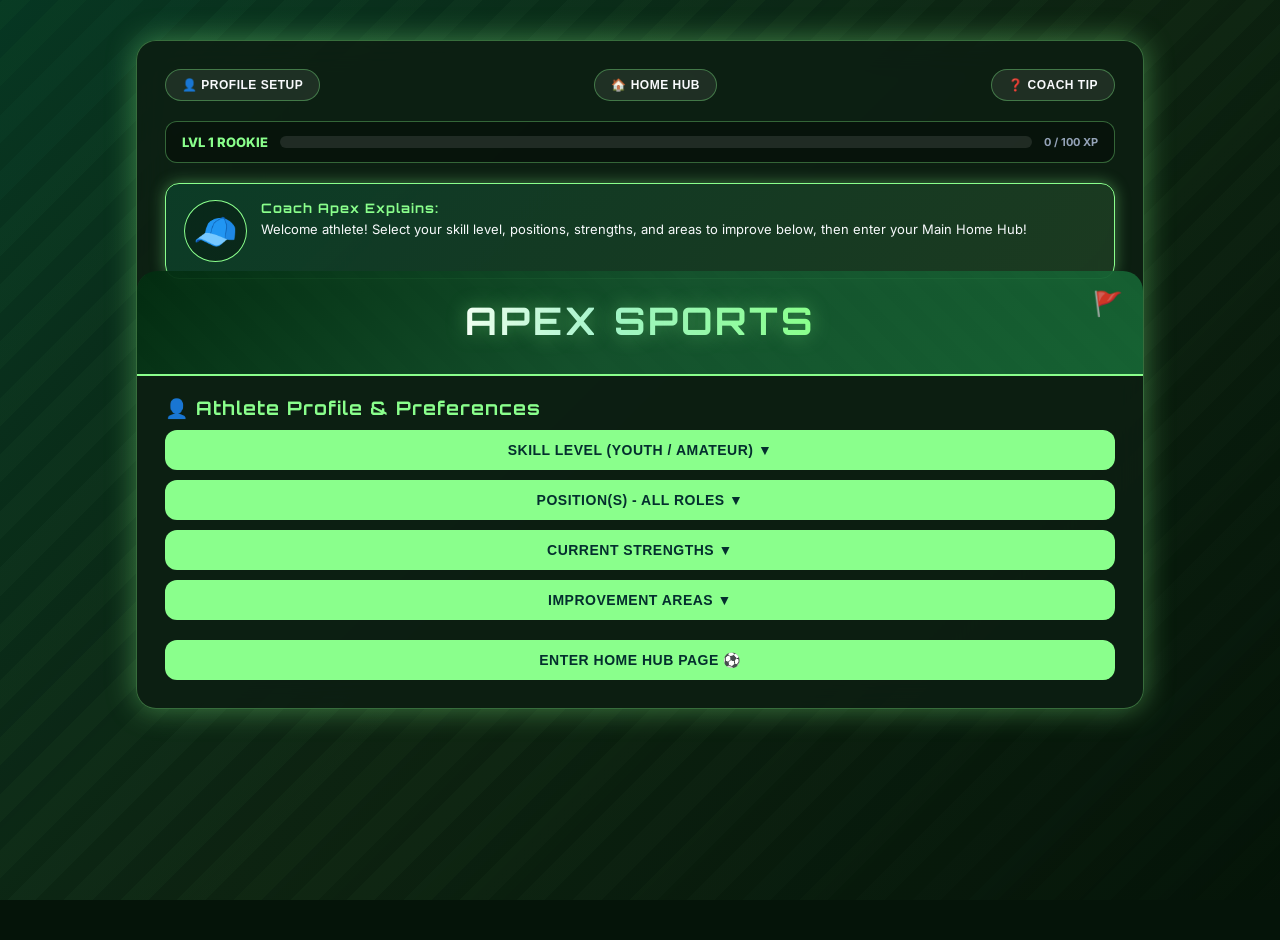
<file: 5Q code bases/ApexSports.html>
﻿<!DOCTYPE html>
<html lang="en">
<head>
  <meta charset="UTF-8" />
  <title>ApexSport Pro - Next-Gen Athletic Development</title>
  <meta name="viewport" content="width=device-width, initial-scale=1.0">
  <link rel="preconnect" href="https://fonts.googleapis.com">
  <link href="https://fonts.googleapis.com/css2?family=Anton&family=Orbitron:wght@500;700;900&family=Inter:wght@400;500;600;700;800&display=swap" rel="stylesheet">

  <style>
    :root {
      --bg-color: #051409;
      --card-bg: rgba(13, 31, 18, 0.90);
      --card-border: rgba(138, 255, 140, 0.35);
      --accent-color: #8aff8c;
      --accent-glow: rgba(138, 255, 140, 0.4);
      --secondary-accent: #10b981;
      --text-color: #f8fafc;
      --subtext-color: #94a3b8;
      --dropdown-bg: rgba(5, 20, 9, 0.95);
      --input-bg: rgba(13, 31, 18, 0.85);
      --flag-overlay: linear-gradient(135deg, rgba(16, 185, 129, 0.25) 0%, rgba(138, 255, 140, 0.08) 50%, rgba(5, 20, 9, 0.85) 100%);
    }

    body.theme-dark {
      --bg-color: #0f172a;
      --card-bg: rgba(30, 41, 59, 0.90);
      --card-border: rgba(255, 255, 255, 0.18);
      --accent-color: #38bdf8;
      --accent-glow: rgba(56, 189, 248, 0.35);
      --secondary-accent: #0284c7;
      --text-color: #f8fafc;
      --subtext-color: #94a3b8;
      --flag-overlay: linear-gradient(135deg, rgba(2, 132, 199, 0.25) 0%, rgba(56, 189, 248, 0.1) 50%, rgba(15, 23, 42, 0.85) 100%);
    }

    body.theme-light {
      --bg-color: #f1f5f9;
      --card-bg: rgba(255, 255, 255, 0.96);
      --card-border: rgba(22, 163, 74, 0.3);
      --accent-color: #16a34a;
      --accent-glow: rgba(22, 163, 74, 0.25);
      --secondary-accent: #059669;
      --text-color: #0f172a;
      --subtext-color: #475569;
      --dropdown-bg: rgba(241, 245, 249, 0.95);
      --input-bg: rgba(255, 255, 255, 0.95);
      --flag-overlay: linear-gradient(135deg, rgba(22, 163, 74, 0.15) 0%, rgba(255, 255, 255, 0.4) 50%, rgba(241, 245, 249, 0.85) 100%);
    }

    body.theme-cyan {
      --bg-color: #031b29;
      --card-bg: rgba(6, 44, 67, 0.90);
      --card-border: rgba(56, 189, 248, 0.35);
      --accent-color: #38bdf8;
      --accent-glow: rgba(56, 189, 248, 0.45);
      --secondary-accent: #0ea5e9;
      --text-color: #f0f9ff;
      --subtext-color: #7dd3fc;
      --flag-overlay: linear-gradient(135deg, rgba(14, 165, 233, 0.25) 0%, rgba(56, 189, 248, 0.1) 50%, rgba(3, 27, 41, 0.85) 100%);
    }

    body {
      font-family: 'Inter', Arial, sans-serif;
      background: var(--bg-color);
      color: var(--text-color);
      margin: 0;
      padding: 20px 10px;
      transition: all 0.3s ease;
      min-height: 100vh;
      position: relative;
      overflow-x: hidden;
    }

    /* CYBER FLAG BACKGROUND LAYER */
    .flagBackground {
      position: fixed;
      top: 0;
      left: 0;
      width: 100vw;
      height: 100vh;
      z-index: 0;
      pointer-events: none;
      background: var(--flag-overlay),
        repeating-linear-gradient(
          -45deg,
          rgba(138, 255, 140, 0.03),
          rgba(138, 255, 140, 0.03) 20px,
          transparent 20px,
          transparent 40px
        );
      opacity: 0.85;
    }

    .container {
      max-width: 950px;
      margin: 20px auto;
      background: var(--card-bg);
      backdrop-filter: blur(16px);
      -webkit-backdrop-filter: blur(16px);
      padding: 28px;
      border-radius: 20px;
      position: relative;
      z-index: 1;
      border: 1px solid var(--card-border);
      box-shadow: 0 0 30px var(--accent-glow);
    }

    .topNav {
      display: flex;
      justify-content: space-between;
      align-items: center;
      margin-bottom: 20px;
      flex-wrap: wrap;
      gap: 8px;
    }

    .navBtn {
      width: auto;
      padding: 8px 16px;
      font-size: 12px;
      font-weight: 700;
      background: rgba(255,255,255,0.08);
      border: 1px solid var(--card-border);
      color: var(--text-color);
      border-radius: 30px;
      cursor: pointer;
      margin: 0;
      transition: all 0.2s ease;
    }

    .xpContainer {
      background: rgba(0,0,0,0.35);
      border: 1px solid var(--card-border);
      border-radius: 12px;
      padding: 12px 16px;
      margin-bottom: 20px;
      display: flex;
      align-items: center;
      gap: 12px;
    }
    .xpBarBg {
      flex: 1;
      height: 12px;
      background: rgba(255,255,255,0.1);
      border-radius: 10px;
      overflow: hidden;
    }
    .xpBarFill {
      height: 100%;
      width: 0%;
      background: linear-gradient(90deg, var(--secondary-accent), var(--accent-color));
      border-radius: 10px;
      transition: width 0.4s ease;
      box-shadow: 0 0 10px var(--accent-color);
    }

    .coachBox {
      background: linear-gradient(135deg, rgba(16, 185, 129, 0.18), rgba(138, 255, 140, 0.12));
      border: 1px solid var(--accent-color);
      border-radius: 14px;
      padding: 16px 18px;
      margin-bottom: 20px;
      display: flex;
      align-items: flex-start;
      gap: 14px;
      box-shadow: 0 0 15px var(--accent-glow);
    }
    .coachAvatar {
      font-size: 36px;
      background: rgba(0,0,0,0.3);
      padding: 8px;
      border-radius: 50%;
      flex-shrink: 0;
      border: 1px solid var(--accent-color);
    }
    .coachContent { flex: 1; }
    .coachTitle {
      font-family: 'Orbitron', sans-serif;
      font-weight: 700;
      font-size: 13px;
      color: var(--accent-color);
      margin-bottom: 4px;
      letter-spacing: 1px;
    }
    .coachMessage { font-size: 13px; line-height: 1.5; color: var(--text-color); }

    .homeHubGrid {
      display: grid;
      grid-template-columns: repeat(auto-fit, minmax(180px, 1fr));
      gap: 16px;
      margin-top: 15px;
    }
    .hubTile {
      background: rgba(255, 255, 255, 0.03);
      border: 1px solid var(--card-border);
      border-radius: 16px;
      padding: 22px 14px;
      text-align: center;
      cursor: pointer;
      transition: all 0.2s ease;
    }
    .hubTile:hover {
      background: rgba(138, 255, 140, 0.12);
      border-color: var(--accent-color);
      transform: translateY(-4px);
      box-shadow: 0 0 20px var(--accent-glow);
    }
    .hubIcon { font-size: 36px; margin-bottom: 10px; }
    .hubTitle { font-size: 15px; font-weight: 700; color: var(--text-color); }
    .hubDesc { font-size: 12px; color: var(--subtext-color); margin-top: 6px; }

    h1, h2, h3 { color: var(--accent-color); font-family: 'Orbitron', 'Anton', sans-serif; margin: 0; letter-spacing: 1px; }
    
    .brandBanner {
      display: flex;
      align-items: center;
      justify-content: center;
      padding: 26px 10px 30px;
      margin: -28px -28px 20px;
      background: linear-gradient(135deg, rgba(2, 44, 16, 0.95) 0%, rgba(20, 83, 45, 0.95) 50%, rgba(22, 101, 52, 0.95) 100%),
                  repeating-linear-gradient(45deg, rgba(138, 255, 140, 0.1) 0, rgba(138, 255, 140, 0.1) 15px, transparent 15px, transparent 30px);
      border-radius: 20px 20px 0 0;
      text-align: center;
      border-bottom: 2px solid var(--accent-color);
      position: relative;
    }

    .brandBanner::after {
      content: "🚩";
      position: absolute;
      right: 20px;
      top: 18px;
      font-size: 24px;
      opacity: 0.8;
    }

    .brandTitle {
      font-size: 38px;
      letter-spacing: 3px;
      text-transform: uppercase;
      background: linear-gradient(90deg, #ffffff 0%, #a7f3d0 40%, #8aff8c 100%);
      -webkit-background-clip: text;
      background-clip: text;
      color: transparent;
      text-shadow: 0 0 20px var(--accent-glow);
    }

    button {
      width: 100%;
      padding: 12px 18px;
      margin-top: 10px;
      border: none;
      border-radius: 12px;
      background: var(--accent-color);
      color: #042f2e;
      font-weight: 800;
      font-size: 14px;
      cursor: pointer;
      transition: all 0.2s ease;
      text-transform: uppercase;
      letter-spacing: 0.5px;
    }
    button:hover { transform: translateY(-2px); box-shadow: 0 0 15px var(--accent-glow); }

    .dropdown-content {
      display: none;
      background: var(--dropdown-bg);
      padding: 12px;
      border-radius: 12px;
      max-height: 220px;
      overflow-y: auto;
      border: 1px solid var(--card-border);
      margin-top: 6px;
    }
    .dropdown-content label { 
      display: block; 
      padding: 6px 10px; 
      font-size: 13px; 
      cursor: pointer; 
      border-radius: 6px;
      transition: all 0.2s ease;
    }
    .dropdown-content label.blocked {
      color: #f87171 !important;
      background: rgba(239, 68, 68, 0.15) !important;
      text-decoration: line-through;
      cursor: not-allowed !important;
      opacity: 0.6;
    }

    .show { display: block; }

    .tabBar {
      display: flex;
      gap: 6px;
      margin: 15px 0;
      border-bottom: 2px solid var(--card-border);
      padding-bottom: 8px;
      overflow-x: auto;
    }
    .tabBtn {
      white-space: nowrap;
      padding: 8px 12px;
      margin-top: 0;
      font-size: 12px;
      background: rgba(255,255,255,0.05);
      color: var(--subtext-color);
      border: 1px solid var(--card-border);
      border-radius: 8px;
    }
    .tabBtn.active {
      background: var(--accent-color);
      color: #042f2e;
      font-weight: 800;
    }

    .tabContent { display: none; }
    .tabContent.active { display: block; }

    input[type="text"], input[type="number"], select, textarea {
      width: 100%;
      box-sizing: border-box;
      padding: 8px 12px;
      border-radius: 8px;
      border: 1px solid var(--card-border);
      background: var(--input-bg);
      color: var(--text-color);
      font-size: 13px;
      margin-bottom: 8px;
    }

    .statGrid {
      display: grid;
      grid-template-columns: repeat(3, 1fr);
      gap: 10px;
      margin-bottom: 16px;
    }
    .statCard {
      background: rgba(255, 255, 255, 0.03);
      border: 1px solid var(--card-border);
      border-radius: 12px;
      padding: 12px;
      text-align: center;
    }
    .statNum { font-size: 20px; font-weight: 800; color: var(--accent-color); }
    .statLabel { font-size: 10px; color: var(--subtext-color); text-transform: uppercase; }

    .pitch {
      width: 100%;
      height: 180px;
      background: radial-gradient(circle, #14532d 0%, #022c10 100%);
      border: 2px solid var(--accent-color);
      border-radius: 10px;
      position: relative;
      margin-top: 8px;
      box-shadow: inset 0 0 20px rgba(0,0,0,0.5);
    }
    .playerNode {
      width: 26px; height: 26px;
      background: #ef4444; color: white;
      border: 2px solid white; border-radius: 50%;
      display: flex; align-items: center; justify-content: center;
      font-size: 10px; font-weight: 700;
      position: absolute;
      transition: all 0.4s ease;
    }

    .settingRow {
      display: flex;
      justify-content: space-between;
      align-items: center;
      padding: 12px;
      background: rgba(255,255,255,0.03);
      border: 1px solid var(--card-border);
      border-radius: 10px;
      margin-bottom: 10px;
    }

    #homePage { display: block; }
    #tipsPage { display: none; }
  </style>
</head>

<body class="theme-green">

<div class="flagBackground"></div>

<div class="container">

  <div class="topNav">
    <button class="navBtn" onclick="goToSetupPage()">👤 Profile Setup</button>
    <button class="navBtn" onclick="goToMainHub()">🏠 Home Hub</button>
    <button class="navBtn" onclick="askCoachAboutCurrentPage()">❓ Coach Tip</button>
  </div>

  <div class="xpContainer">
    <div style="font-weight:800; font-size:13px; color:var(--accent-color);" id="levelTitle">LVL 1 ROOKIE</div>
    <div class="xpBarBg">
      <div class="xpBarFill" id="xpBarFill"></div>
    </div>
    <div style="font-size:11px; font-weight:700; color:var(--subtext-color);" id="xpText">0 / 100 XP</div>
  </div>

  <div class="coachBox">
    <div class="coachAvatar" id="displayAvatar">🧢</div>
    <div class="coachContent">
      <div class="coachTitle" id="displayCoachTitle">Coach Apex Explains:</div>
      <div class="coachMessage" id="coachMessage">
        Welcome athlete! Select your skill level, positions, strengths, and areas to improve below, then enter your Main Home Hub!
      </div>
    </div>
  </div>

  <div id="homePage">
    <div class="brandBanner">
      <h1 class="brandTitle">Apex Sports</h1>
    </div>

    <h3>👤 Athlete Profile & Preferences</h3>

    <button type="button" onclick="toggle('levelBox')">Skill Level (Youth / Amateur) ▼</button>
    <div id="levelBox" class="dropdown-content">
      <label><input type="radio" name="level" value="Grassroots / Beginner">Grassroots / Beginner</label>
      <label><input type="radio" name="level" value="Intermediate Youth">Intermediate Youth</label>
      <label><input type="radio" name="level" value="Advanced Regional">Advanced Regional</label>
      <label><input type="radio" name="level" value="Elite Academy Tier">Elite Academy Tier</label>
    </div>

    <button type="button" onclick="toggle('positionBox')">Position(s) - All Roles ▼</button>
    <div id="positionBox" class="dropdown-content">
      <label><input type="checkbox" name="position" value="GK">Goalkeeper (GK)</label>
      <label><input type="checkbox" name="position" value="CB">Center Back (CB)</label>
      <label><input type="checkbox" name="position" value="LB/RB">Fullback (LB / RB)</label>
      <label><input type="checkbox" name="position" value="LWB/RWB">Wingback (LWB / RWB)</label>
      <label><input type="checkbox" name="position" value="CDM">Defensive Midfielder (CDM)</label>
      <label><input type="checkbox" name="position" value="CM">Central Midfielder (CM)</label>
      <label><input type="checkbox" name="position" value="CAM">Attacking Midfielder (CAM)</label>
      <label><input type="checkbox" name="position" value="LW/RW">Winger (LW / RW)</label>
      <label><input type="checkbox" name="position" value="CF">Second Striker / Center Forward (CF)</label>
      <label><input type="checkbox" name="position" value="ST">Striker (ST)</label>
    </div>

    <button type="button" onclick="toggle('strengthBox')">Current Strengths ▼</button>
    <div id="strengthBox" class="dropdown-content">
      <label><input type="checkbox" name="strength" data-category="speed" value="Pace" onchange="syncSelection()">Pace & Sprint Acceleration</label>
      <label><input type="checkbox" name="strength" data-category="passing" value="Passing" onchange="syncSelection()">Passing Accuracy & Range</label>
      <label><input type="checkbox" name="strength" data-category="dribbling" value="Dribbling" onchange="syncSelection()">1v1 Dribbling & Ball Control</label>
      <label><input type="checkbox" name="strength" data-category="tactical" value="Tactical" onchange="syncSelection()">Tactical IQ & Field Vision</label>
      <label><input type="checkbox" name="strength" data-category="defense" value="Physicality" onchange="syncSelection()">Physicality & Tackling</label>
      <label><input type="checkbox" name="strength" data-category="shooting" value="Finishing" onchange="syncSelection()">Finishing & Shot Power</label>
      <label><input type="checkbox" name="strength" data-category="fitness" value="Work Rate" onchange="syncSelection()">Stamina & Work Rate</label>
      <label><input type="checkbox" name="strength" data-category="weakfoot" value="Weak Foot" onchange="syncSelection()">Weak Foot Proficiency</label>
      <label><input type="checkbox" name="strength" data-category="aerial" value="Aerial Duels" onchange="syncSelection()">Aerial Duels & Heading</label>
      <label><input type="checkbox" name="strength" data-category="agility" value="Agility" onchange="syncSelection()">Agility & Quick Footwork</label>
      <label><input type="checkbox" name="strength" data-category="setpiece" value="Set-Pieces" onchange="syncSelection()">Set-Pieces & Direct Kicks</label>
      <label><input type="checkbox" name="strength" data-category="offball" value="Off-Ball" onchange="syncSelection()">Off-the-Ball Movement</label>
    </div>

    <button type="button" onclick="toggle('improveBox')">Improvement Areas ▼</button>
    <div id="improveBox" class="dropdown-content">
      <label><input type="checkbox" name="improve" data-category="speed" value="Speed" onchange="syncSelection()">Pace & Sprint Acceleration</label>
      <label><input type="checkbox" name="improve" data-category="passing" value="Passing" onchange="syncSelection()">Passing Accuracy & Range</label>
      <label><input type="checkbox" name="improve" data-category="dribbling" value="Dribbling" onchange="syncSelection()">1v1 Dribbling & Ball Control</label>
      <label><input type="checkbox" name="improve" data-category="tactical" value="Tactical" onchange="syncSelection()">Tactical IQ & Field Vision</label>
      <label><input type="checkbox" name="improve" data-category="defense" value="Defense" onchange="syncSelection()">Physicality & Tackling</label>
      <label><input type="checkbox" name="improve" data-category="shooting" value="Shooting" onchange="syncSelection()">Finishing & Shot Power</label>
      <label><input type="checkbox" name="improve" data-category="fitness" value="Fitness" onchange="syncSelection()">Stamina & Work Rate</label>
      <label><input type="checkbox" name="improve" data-category="weakfoot" value="Weak Foot" onchange="syncSelection()">Weak Foot Proficiency</label>
      <label><input type="checkbox" name="improve" data-category="aerial" value="Aerial Duels" onchange="syncSelection()">Aerial Duels & Heading</label>
      <label><input type="checkbox" name="improve" data-category="agility" value="Agility" onchange="syncSelection()">Agility & Quick Footwork</label>
      <label><input type="checkbox" name="improve" data-category="setpiece" value="Set-Pieces" onchange="syncSelection()">Set-Pieces & Direct Kicks</label>
      <label><input type="checkbox" name="improve" data-category="offball" value="Off-Ball" onchange="syncSelection()">Off-the-Ball Movement</label>
    </div>

    <button type="button" style="margin-top:20px;" onclick="goToMainHub()">Enter Home Hub Page ⚽</button>
  </div>

  <div id="tipsPage">

    <div id="mainHubScreen">
      <h2 style="font-size:24px; margin-bottom:6px;">Apex Home Training Hub</h2>
      <p style="font-size:12px; color:var(--subtext-color); margin-bottom:16px;">Select any tile below to launch features, training utilities, or system settings:</p>

      <div class="homeHubGrid">
        <div class="hubTile" onclick="openModule('tab-settings')">
          <div class="hubIcon">⚙️</div>
          <div class="hubTitle">Settings Hub</div>
          <div class="hubDesc">Themes, sound & nutrition controls</div>
        </div>

        <div class="hubTile" onclick="openModule('tab-dashboard')">
          <div class="hubIcon">📊</div>
          <div class="hubTitle">Weekly Schedule</div>
          <div class="hubDesc">Track daily training targets</div>
        </div>

        <div class="hubTile" onclick="openModule('tab-workout')">
          <div class="hubIcon">⏱️</div>
          <div class="hubTitle">Live Session</div>
          <div class="hubDesc">Timer to log training minutes</div>
        </div>

        <div class="hubTile" onclick="openModule('tab-hiit')">
          <div class="hubIcon">🚨</div>
          <div class="hubTitle">HIIT Interval Timer</div>
          <div class="hubDesc">Tabata sprints with audio alerts</div>
        </div>

        <div class="hubTile" onclick="openModule('tab-benchmarks')">
          <div class="hubIcon">⚡</div>
          <div class="hubTitle">Athletic Benchmarks</div>
          <div class="hubDesc">40m sprint times & vertical leap</div>
        </div>

        <div class="hubTile" onclick="openModule('tab-tactics')">
          <div class="hubIcon">⚽</div>
          <div class="hubTitle">Tactical Pitch</div>
          <div class="hubDesc">Interactive formation layout</div>
        </div>

        <div class="hubTile nutrition-feature" onclick="openModule('tab-health')">
          <div class="hubIcon">🥗</div>
          <div class="hubTitle">Health & Fuel</div>
          <div class="hubDesc">Hydration tracker & macros</div>
        </div>

        <div class="hubTile" onclick="openModule('tab-journal')">
          <div class="hubIcon">📓</div>
          <div class="hubTitle">Match Journal</div>
          <div class="hubDesc">Record performance notes</div>
        </div>

        <div class="hubTile" onclick="openModule('tab-drills')">
          <div class="hubIcon">📋</div>
          <div class="hubTitle">Saved Drills</div>
          <div class="hubDesc">Custom exercise creator</div>
        </div>
      </div>
    </div>

    <div id="moduleView" style="display:none;">
      <div class="tabBar">
        <button type="button" class="tabBtn" onclick="switchTab('tab-settings')">⚙️ Settings</button>
        <button type="button" class="tabBtn" onclick="switchTab('tab-dashboard')">📊 Overview</button>
        <button type="button" class="tabBtn" onclick="switchTab('tab-workout')">⏱️ Live Session</button>
        <button type="button" class="tabBtn" onclick="switchTab('tab-hiit')">🚨 HIIT Sprint</button>
        <button type="button" class="tabBtn" onclick="switchTab('tab-benchmarks')">⚡ Benchmarks</button>
        <button type="button" class="tabBtn" onclick="switchTab('tab-tactics')">⚽ Tactics</button>
        <button type="button" class="tabBtn nutrition-feature" onclick="switchTab('tab-health')">🥗 Fuel</button>
        <button type="button" class="tabBtn" onclick="switchTab('tab-journal')">📓 Journal</button>
        <button type="button" class="tabBtn" onclick="switchTab('tab-drills')">📋 Drills</button>
      </div>

      <div id="tab-settings" class="tabContent">
        <h3>⚙️ Master Settings Hub</h3>
        <p style="font-size:12px; color:var(--subtext-color); margin-bottom:14px;">Configure application parameters and preferences.</p>

        <div class="settingRow">
          <div>
            <div style="font-size:13px; font-weight:bold;">🥗 Nutrition & Fuel Features</div>
            <div style="font-size:11px; color:var(--subtext-color);">Turn macro calculator and water intake on/off</div>
          </div>
          <input type="checkbox" id="toggleNutrition" checked onchange="toggleNutritionFeature()" style="width:auto; transform:scale(1.3);">
        </div>

        <div class="settingRow">
          <div>
            <div style="font-size:13px; font-weight:bold;">🎨 Color Theme</div>
            <div style="font-size:11px; color:var(--subtext-color);">Select visual aesthetic</div>
          </div>
          <select id="themeSelect" onchange="changeTheme(this.value)" style="width:140px; margin:0;">
            <option value="theme-green">Futuristic Green</option>
            <option value="theme-dark">Apex Dark</option>
            <option value="theme-cyan">Neon Cyan</option>
            <option value="theme-light">Light Mode</option>
          </select>
        </div>

        <div class="settingRow">
          <div>
            <div style="font-size:13px; font-weight:bold;">🤖 AI Coach Persona</div>
            <div style="font-size:11px; color:var(--subtext-color);">Change coach style</div>
          </div>
          <select onchange="changeCoachAvatar(this.value)" style="width:140px; margin:0;">
            <option value="🧢">🧢 Coach Apex</option>
            <option value="👔">👔 Tactical Master</option>
            <option value="⚡">⚡ Speed Specialist</option>
            <option value="🧠">🧠 Performance Mindset</option>
          </select>
        </div>
      </div>

      <div id="tab-dashboard" class="tabContent">
        <div class="statGrid">
          <div class="statCard"><div class="statLabel">Workouts</div><div class="statNum" id="statWorkouts">0</div></div>
          <div class="statCard"><div class="statLabel">Minutes</div><div class="statNum" id="statMinutes">0</div></div>
          <div class="statCard nutrition-feature"><div class="statLabel">Water Goal</div><div class="statNum" id="statWater">0%</div></div>
        </div>

        <h3>📅 Weekly Schedule</h3>
        <input type="text" placeholder="Mon: Speed & Agility Ladder">
        <input type="text" placeholder="Tue: Shooting & Finishing Drills">
        <input type="text" placeholder="Wed: Active Recovery">
      </div>

      <div id="tab-workout" class="tabContent">
        <div style="text-align:center; padding:20px; background:rgba(255,255,255,0.02); border-radius:12px;">
          <h3>⏱️ Live Session Timer</h3>
          <div style="font-size:40px; font-weight:800; font-family:'Orbitron', monospace; color:var(--accent-color); margin:10px 0;" id="workoutTimer">00:00</div>
          <div style="display:flex; gap:10px; justify-content:center;">
            <button type="button" onclick="toggleTimer()" id="timerBtn" style="width:auto; padding:8px 20px;">Start Session</button>
            <button type="button" onclick="resetTimer()" style="width:auto; padding:8px 20px; background:rgba(239, 68, 68, 0.2); color:#fca5a5;">Finish (+50 XP)</button>
          </div>
        </div>
      </div>

      <div id="tab-hiit" class="tabContent">
        <h3>🚨 Sprint Interval / Tabata Timer</h3>
        <div style="text-align:center; padding:20px; background:rgba(255,255,255,0.02); border-radius:12px; margin-top:10px;">
          <div id="hiitState" style="font-size:16px; font-weight:800; color:var(--accent-color);">READY TO SPRINT</div>
          <div id="hiitClock" style="font-size:48px; font-weight:900; font-family:'Orbitron', monospace; color:var(--accent-color); margin:10px 0;">00:30</div>
          <div style="display:flex; gap:10px; justify-content:center;">
            <button type="button" onclick="startHIIT()" style="width:auto; padding:8px 20px;">Start Intervals</button>
            <button type="button" onclick="stopHIIT()" style="width:auto; padding:8px 20px; background:rgba(239,68,68,0.2); color:#fca5a5;">Stop</button>
          </div>
        </div>
      </div>

      <div id="tab-benchmarks" class="tabContent">
        <h3>⚡ Physical Benchmarks</h3>
        <input type="number" id="inputSprint" placeholder="40m Sprint Time (seconds)">
        <input type="number" id="inputJump" placeholder="Vertical Jump (inches)">
        <button type="button" onclick="saveBenchmark()">Save Metrics Record</button>
        <ul id="benchmarkList" style="font-size:12px; padding-left:16px; margin-top:10px;"></ul>
      </div>

      <div id="tab-tactics" class="tabContent">
        <h3>⚽ Interactive Tactics Board</h3>
        <div style="display:flex; gap:6px; margin-bottom:8px;">
          <button type="button" onclick="setFormation('433')" style="font-size:11px; padding:4px;">4-3-3</button>
          <button type="button" onclick="setFormation('442')" style="font-size:11px; padding:4px;">4-4-2</button>
        </div>
        <div class="pitch">
          <div class="playerNode" id="node-gk" style="top: 80%; left: 45%;">GK</div>
          <div class="playerNode" id="node-cb" style="top: 65%; left: 45%;">CB</div>
          <div class="playerNode" id="node-cm" style="top: 40%; left: 45%;">CM</div>
          <div class="playerNode" id="node-st" style="top: 15%; left: 45%;">ST</div>
        </div>
      </div>

      <div id="tab-health" class="tabContent nutrition-feature">
        <h3>💧 Daily Hydration Counter</h3>
        <p id="waterText" style="font-size:14px; font-weight:bold;">0 / 2500 ml</p>
        <button type="button" onclick="addWater(250)">+ Add Glass (250ml)</button>

        <h3 style="margin-top:20px;">🥗 Matchday Macro Calculator</h3>
        <input type="number" id="weightInput" placeholder="Body Weight (kg)">
        <select id="matchIntensity">
          <option value="light">Light Practice</option>
          <option value="heavy">Heavy Training</option>
          <option value="match">Match Day</option>
        </select>
        <button type="button" onclick="calculateMacros()">Calculate Target Fuel</button>
        <div id="macroResult" style="font-size:12px; margin-top:8px; line-height:1.5; color:var(--accent-color);"></div>
      </div>

      <div id="tab-journal" class="tabContent">
        <h3>📓 Match Journal</h3>
        <input type="text" id="journalOpponent" placeholder="Match / Opponent">
        <textarea id="journalNotes" rows="3" placeholder="Performance notes..."></textarea>
        <button type="button" onclick="saveJournal()">Log Performance (+25 XP)</button>
        <ul id="journalList" style="font-size:12px; padding-left:16px; margin-top:10px;"></ul>
      </div>

      <div id="tab-drills" class="tabContent">
        <h3>📋 Custom Drill Creator</h3>
        <input type="text" id="drillName" placeholder="Drill Title">
        <input type="text" id="drillDesc" placeholder="Sets / Reps / Description">
        <button type="button" onclick="saveDrill()">Save Drill</button>
        <ul id="drillList" style="font-size:12px; padding-left:16px; margin-top:10px;"></ul>
      </div>

    </div>

  </div>

</div>

<script>
  let stats = { workouts: 0, minutes: 0, water: 0 };
  let playerXP = 0;
  let playerLevel = 1;
  let currentTab = 'tab-dashboard';
  let coachName = "Coach Apex";

  const coachExplanations = {
    'setup': "Profile Setup: Select your youth/amateur skill level, field positions, and mutual-exclusion strengths vs targets.",
    'hub': "Welcome to your Main Home Hub! Click any tile card to launch tools, timers, or settings.",
    'tab-settings': "Settings Hub: Configure visual themes, coach avatars, and toggle nutrition features.",
    'tab-dashboard': "Weekly Schedule: Plan out daily drill schedules and monitor your weekly output.",
    'tab-workout': "Live Session Timer: Measure active pitch workouts to gain athlete XP.",
    'tab-hiit': "HIIT Sprint Timer: Run intense interval sprints with automated audio cues.",
    'tab-benchmarks': "Physical Benchmarks: Record 40m sprint times and vertical leap progression.",
    'tab-tactics': "Tactics Pitch: Analyze team formations and positional roles.",
    'tab-health': "Fuel & Health: Compute carbohydrate goals and track hydration intake.",
    'tab-journal': "Match Journal: Reflect on match performance and log key mistakes.",
    'tab-drills': "Drill Creator: Save personalized solo training drills."
  };

  function updateCoach(key) {
    const msg = coachExplanations[key] || `${coachName} is here to assist your development!`;
    document.getElementById("coachMessage").textContent = msg;
  }

  function changeTheme(themeClass) {
    document.body.className = themeClass;
  }

  function toggleNutritionFeature() {
    const isChecked = document.getElementById("toggleNutrition").checked;
    const elements = document.querySelectorAll('.nutrition-feature');
    elements.forEach(el => {
      el.style.display = isChecked ? '' : 'none';
    });
  }

  function changeCoachAvatar(emoji) {
    document.getElementById("displayAvatar").textContent = emoji;
  }

  function addXP(amount) {
    playerXP += amount;
    const reqXP = playerLevel * 100;
    if (playerXP >= reqXP) {
      playerXP -= reqXP;
      playerLevel++;
      alert(`🎉 LEVEL UP! You reached Level ${playerLevel}!`);
    }
    const pct = Math.min(100, Math.round((playerXP / (playerLevel * 100)) * 100));
    document.getElementById("xpBarFill").style.width = pct + "%";
    document.getElementById("xpText").textContent = `${playerXP} / ${playerLevel * 100} XP`;
    document.getElementById("levelTitle").textContent = `LVL ${playerLevel} ATHLETE`;
  }

  function syncSelection() {
    const strengths = document.querySelectorAll('input[name="strength"]');
    const improvements = document.querySelectorAll('input[name="improve"]');

    improvements.forEach(imp => {
      imp.disabled = false;
      imp.parentElement.classList.remove('blocked');
    });
    strengths.forEach(str => {
      str.disabled = false;
      str.parentElement.classList.remove('blocked');
    });

    strengths.forEach(str => {
      if (str.checked) {
        const cat = str.getAttribute('data-category');
        const targetImp = document.querySelector(`input[name="improve"][data-category="${cat}"]`);
        if (targetImp) {
          targetImp.checked = false;
          targetImp.disabled = true;
          targetImp.parentElement.classList.add('blocked');
        }
      }
    });

    improvements.forEach(imp => {
      if (imp.checked) {
        const cat = imp.getAttribute('data-category');
        const targetStr = document.querySelector(`input[name="strength"][data-category="${cat}"]`);
        if (targetStr) {
          targetStr.checked = false;
          targetStr.disabled = true;
          targetStr.parentElement.classList.add('blocked');
        }
      }
    });
  }

  function toggle(id) {
    document.getElementById(id).classList.toggle("show");
  }

  function goToSetupPage() {
    document.getElementById("homePage").style.display = "block";
    document.getElementById("tipsPage").style.display = "none";
    updateCoach('setup');
  }

  function goToMainHub() {
    document.getElementById("homePage").style.display = "none";
    document.getElementById("tipsPage").style.display = "block";
    document.getElementById("mainHubScreen").style.display = "block";
    document.getElementById("moduleView").style.display = "none";
    updateCoach('hub');
  }

  function openModule(tabId) {
    document.getElementById("mainHubScreen").style.display = "none";
    document.getElementById("moduleView").style.display = "block";
    switchTab(tabId);
  }

  function switchTab(tabId) {
    document.querySelectorAll('.tabContent').forEach(c => c.classList.remove('active'));
    document.querySelectorAll('.tabBtn').forEach(b => b.classList.remove('active'));

    const activeContent = document.getElementById(tabId);
    if (activeContent) activeContent.classList.add('active');

    const activeButton = document.querySelector(`.tabBtn[onclick*="${tabId}"]`);
    if (activeButton) activeButton.classList.add('active');

    currentTab = tabId;
    updateCoach(tabId);
  }

  function askCoachAboutCurrentPage() {
    if (document.getElementById("homePage").style.display !== "none") {
      updateCoach('setup');
    } else if (document.getElementById("mainHubScreen").style.display !== "none") {
      updateCoach('hub');
    } else {
      updateCoach(currentTab);
    }
  }

  let seconds = 0;
  let timerInterval = null;

  function toggleTimer() {
    const btn = document.getElementById("timerBtn");
    if (timerInterval) {
      clearInterval(timerInterval);
      timerInterval = null;
      btn.textContent = "Resume Session";
    } else {
      btn.textContent = "Pause Session";
      timerInterval = setInterval(() => {
        seconds++;
        const m = Math.floor(seconds / 60);
        const s = seconds % 60;
        document.getElementById("workoutTimer").textContent = `${m<10?'0':''}${m}:${s<10?'0':''}${s}`;
      }, 1000);
    }
  }

  function resetTimer() {
    clearInterval(timerInterval);
    timerInterval = null;
    if (seconds > 0) {
      stats.workouts += 1;
      stats.minutes += Math.max(1, Math.round(seconds / 60));
      document.getElementById("statWorkouts").textContent = stats.workouts;
      document.getElementById("statMinutes").textContent = stats.minutes;
      addXP(50);
    }
    seconds = 0;
    document.getElementById("workoutTimer").textContent = "00:00";
    document.getElementById("timerBtn").textContent = "Start Session";
  }

  let hiitInterval = null;
  let hiitTime = 30;

  function startHIIT() {
    if (hiitInterval) return;
    hiitInterval = setInterval(() => {
      hiitTime--;
      document.getElementById("hiitClock").textContent = `00:${hiitTime < 10 ? '0' : ''}${hiitTime}`;
      if (hiitTime <= 0) {
        hiitTime = 30;
        addXP(15);
      }
    }, 1000);
  }

  function stopHIIT() {
    clearInterval(hiitInterval);
    hiitInterval = null;
    hiitTime = 30;
    document.getElementById("hiitClock").textContent = "00:30";
  }

  function saveBenchmark() {
    const sprint = document.getElementById("inputSprint").value;
    const jump = document.getElementById("inputJump").value;
    if (!sprint && !jump) return;
    const list = document.getElementById("benchmarkList");
    const li = document.createElement("li");
    li.textContent = `Record: 40m Sprint: ${sprint || '--'}s | Vertical Jump: ${jump || '--'}"`;
    list.appendChild(li);
    addXP(15);
  }

  function calculateMacros() {
    const weight = parseFloat(document.getElementById("weightInput").value);
    const intensity = document.getElementById("matchIntensity").value;
    if (!weight) return;
    let carbs = weight * (intensity === 'match' ? 7 : 5);
    document.getElementById("macroResult").innerHTML = `Target Carbs: ${Math.round(carbs)}g | Target Protein: ${Math.round(weight * 1.6)}g`;
  }

  function addWater(amount) {
    stats.water = Math.min(2500, stats.water + amount);
    document.getElementById("waterText").textContent = `${stats.water} / 2500 ml`;
    const pct = Math.round((stats.water / 2500) * 100);
    document.getElementById("statWater").textContent = `${pct}%`;
  }

  function setFormation(fmt) {
    const cb = document.getElementById("node-cb");
    const cm = document.getElementById("node-cm");
    if (fmt === '442') { cb.style.left = "35%"; cm.style.left = "65%"; }
    else { cb.style.left = "45%"; cm.style.left = "45%"; }
  }

  function saveJournal() {
    const opp = document.getElementById("journalOpponent").value;
    const notes = document.getElementById("journalNotes").value;
    if (!opp) return;
    const list = document.getElementById("journalList");
    const li = document.createElement("li");
    li.textContent = `${opp}: ${notes}`;
    list.appendChild(li);
    addXP(25);
  }

  function saveDrill() {
    const name = document.getElementById("drillName").value;
    const desc = document.getElementById("drillDesc").value;
    if (!name) return;
    const list = document.getElementById("drillList");
    const li = document.createElement("li");
    li.textContent = `${name} - ${desc}`;
    list.appendChild(li);
    addXP(10);
  }
</script>

</body>
</html>
</file>
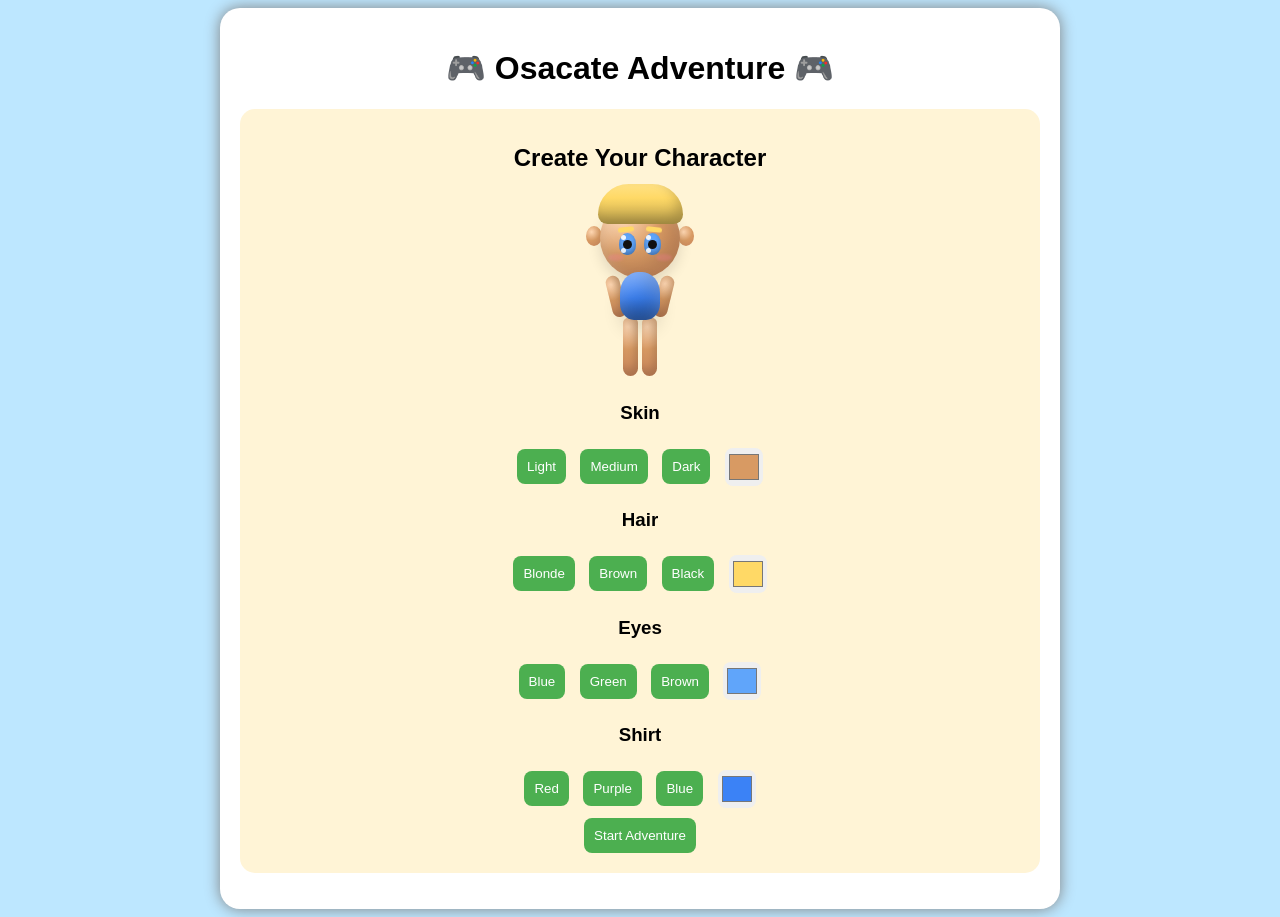
<file: 5Q code bases/Osacate.html>
﻿<!DOCTYPE html>
<html>
 
<head>
   <title>Osacate Adventure</title>
 
   <style>
       body {
           font-family: Arial;
           background: #bde7ff;
           text-align: center;
       }
 
       .card {
           background: white;
           width: 800px;
           margin: auto;
           padding: 20px;
           border-radius: 20px;
           box-shadow: 0 0 15px gray;
       }
 
       /* CHARACTER CREATOR */
 
       #creator {
           background: #fff4d6;
           padding: 15px;
           border-radius: 15px;
       }
 
       .avatar {
           margin: 20px auto;
           width: 100px;
           height: 190px;
           position: relative;
 
           /* defaults (overridden by JS) */
           --skin: #d89a63;
           --eye: #3b82f6;
           /* blue-ish */
           --shirt: #4287f5;
           /* blue-ish */
       }
 
       /* hair */
       .hairPart {
           width: 85px;
           height: 40px;
           position: absolute;
           top: -8px;
           left: 8px;
           border-radius: 45px 45px 14px 14px;
           background: linear-gradient(180deg, #ffe88a 0%, #ffd966 30%, #caa84a 100%);
           box-shadow: inset -6px -8px 12px rgba(0, 0, 0, .18);
           z-index: 2;
       }
 
       /* ears (mostly hidden behind the head, only the outer curve peeks out) */
       .ear {
           width: 16px;
           height: 20px;
           position: absolute;
           top: 34px;
           border-radius: 50%;
           background: radial-gradient(circle at 35% 30%, #ffd8b3 0%, var(--skin) 50%, #c8845a 100%);
           z-index: 0;
       }
 
       .ear.left {
           left: -4px;
       }
 
       .ear.right {
           right: -4px;
       }
 
       /* head */
       .headPart {
           width: 80px;
           height: 80px;
           position: absolute;
           top: 6px;
           left: 10px;
           border-radius: 50%;
           background: radial-gradient(circle at 30% 25%, #ffd8b3 0%, var(--skin) 45%, #c8845a 100%);
           box-shadow:
               inset -10px -14px 18px rgba(0, 0, 0, .12),
               inset 8px 10px 14px rgba(255, 255, 255, .18),
               0 6px 14px rgba(0, 0, 0, .12);
           z-index: 1;
       }
 
       /* eyebrows (colour set to match hair via JS, see hair()) */
       .brow {
           width: 16px;
           height: 5px;
           position: absolute;
           top: 29px;
           background: #222;
           border-radius: 8px;
           transform: rotate(-6deg);
           filter: blur(.2px);
       }
 
       .brow.left {
           left: 18px;
       }
 
       .brow.right {
           right: 18px;
           transform: rotate(6deg);
       }
 
       /* eyes (big chibi teardrop eyes) */
       .eye {
           width: 17px;
           height: 22px;
           position: absolute;
           top: 35px;
           border-radius: 50% 50% 45% 45%;
           background: var(--eye);
           box-shadow: inset 0 -3px 5px rgba(0, 0, 0, .3);
       }
 
       .eye.left {
           left: 19px;
       }
 
       .eye.right {
           right: 19px;
       }
 
       .pupil {
           width: 9px;
           height: 9px;
           border-radius: 50%;
           background: #111;
           position: absolute;
           top: 7px;
           left: 4px;
           /* second, smaller catch-light so eyes read as two highlights, not one */
           box-shadow: -4px 6px 0 -2px rgba(255, 255, 255, .85);
       }
 
       .shine {
           width: 5px;
           height: 5px;
           border-radius: 50%;
           background: rgba(255, 255, 255, .9);
           position: absolute;
           top: 2px;
           left: 2px;
           filter: blur(.1px);
       }
 
       /* blush */
       .blush {
           width: 16px;
           height: 7px;
           position: absolute;
           top: 56px;
           background: rgba(255, 120, 160, .25);
           border-radius: 50%;
           filter: blur(1px);
       }
 
       .blush.left {
           left: 8px;
       }
 
       .blush.right {
           right: 8px;
       }
 
       /* torso */
       .torso {
           width: 40px;
           height: 48px;
           position: absolute;
           top: 80px;
           left: 30px;
           border-radius: 45% 45% 35% 35%;
           background: linear-gradient(180deg, #6ea0ff 0%, var(--shirt) 55%, #2f56b8 100%);
           box-shadow:
               inset 0 10px 18px rgba(255, 255, 255, .18),
               inset -10px -16px 22px rgba(0, 0, 0, .18),
               0 10px 18px rgba(0, 0, 0, .12);
           z-index: 1;
       }
 
       /* arms (bare, skin coloured, angled out from the shoulders) */
       .arm {
           width: 14px;
           height: 42px;
           position: absolute;
           top: 84px;
           border-radius: 10px;
           background: radial-gradient(circle at 35% 20%, #ffd8b3 0%, var(--skin) 45%, #c8845a 100%);
           box-shadow: inset -4px -6px 8px rgba(0, 0, 0, .15);
           transform-origin: top center;
       }
 
       .arm.left {
           left: 14px;
           transform: rotate(-14deg);
       }
 
       .arm.right {
           right: 14px;
           transform: rotate(14deg);
       }
 
       /* legs */
       .leg {
           width: 15px;
           height: 58px;
           position: absolute;
           top: 126px;
           border-radius: 8px 8px 12px 12px;
           background: radial-gradient(circle at 35% 15%, #ffd8b3 0%, var(--skin) 45%, #c8845a 100%);
           box-shadow: inset -4px -6px 8px rgba(0, 0, 0, .15);
           transform-origin: top center;
       }
 
       .leg.left {
           left: 33px;
       }
 
       .leg.right {
           right: 33px;
       }
 
       /* ---------- Walking animation ---------- */
       /* Arms and legs swing in opposite phase (left arm with right leg, etc)
          to read as a natural walk cycle. Only applied to the in-game mini
          avatar via the .walking class, toggled on/off in JS. */
       @keyframes armSwingLeft {
           0%, 100% { transform: rotate(-34deg); }
           50% { transform: rotate(6deg); }
       }
 
       @keyframes armSwingRight {
           0%, 100% { transform: rotate(6deg); }
           50% { transform: rotate(-34deg); }
       }
 
       @keyframes legSwingLeft {
           0%, 100% { transform: rotate(18deg); }
           50% { transform: rotate(-18deg); }
       }
 
       @keyframes legSwingRight {
           0%, 100% { transform: rotate(-18deg); }
           50% { transform: rotate(18deg); }
       }
 
       @keyframes bodyBob {
           0%, 100% { transform: translateY(0); }
           50% { transform: translateY(-3px); }
       }
 
       .avatar.walking .arm.left {
           animation: armSwingLeft 0.4s ease-in-out infinite;
       }
 
       .avatar.walking .arm.right {
           animation: armSwingRight 0.4s ease-in-out infinite;
       }
 
       .avatar.walking .leg.left {
           animation: legSwingLeft 0.4s ease-in-out infinite;
       }
 
       .avatar.walking .leg.right {
           animation: legSwingRight 0.4s ease-in-out infinite;
       }
 
       .avatar.walking .headPart,
       .avatar.walking .torso,
       .avatar.walking .hairPart {
           animation: bodyBob 0.4s ease-in-out infinite;
       }
 
       /* GAME */
 
       #world {
           display: none;
           width: 700px;
           height: 400px;
           margin: auto;
           background: #7bdc65;
           border: 5px solid green;
           position: relative;
           overflow: hidden;
       }
 
       #player {
           position: absolute;
           width: 45px;
           height: 86px;
           left: 50px;
           top: 300px;
           pointer-events: none;
       }
 
       /* mini rendering of the same avatar built in the creator, scaled down
      to fit the game world instead of a static emoji */
       .avatar.mini {
           margin: 0;
           transform: scale(0.45);
           transform-origin: top left;
       }
 
       #teacher {
           position: absolute;
           font-size: 55px;
           left: 600px;
           top: 280px;
       }
 
       button {
           padding: 10px;
           margin: 5px;
           border: none;
           border-radius: 8px;
           background: #4CAF50;
           color: white;
           cursor: pointer;
       }
 
       button:hover {
           background: #388e3c;
       }
 
       input[type="color"] {
           width: 38px;
           height: 38px;
           padding: 2px;
           margin: 5px;
           border: none;
           border-radius: 8px;
           vertical-align: middle;
           cursor: pointer;
       }
 
       #quiz {
           display: none;
           position: relative;
       }
 
       #progressWrap {
           width: 300px;
           margin: 10px auto;
           background: #e0e0e0;
           border-radius: 10px;
           overflow: hidden;
           height: 18px;
           box-shadow: inset 0 2px 4px rgba(0, 0, 0, .15);
       }
 
       #progressBar {
           height: 100%;
           width: 0%;
           background: linear-gradient(90deg, #8aff8c, #4CAF50);
           border-radius: 10px 0 0 10px;
           transition: width 0.4s ease;
       }
 
       #progressLabel {
           font-size: 14px;
           color: #444;
           margin: 4px 0 10px;
       }
 
       /* ---------- Answer VFX ---------- */
       @keyframes correctPop {
           0% {
               transform: scale(1);
           }
 
           35% {
               transform: scale(1.18);
           }
 
           100% {
               transform: scale(1);
           }
       }
 
       @keyframes incorrectShake {
 
           0%,
           100% {
               transform: translateX(0);
           }
 
           20% {
               transform: translateX(-8px);
           }
 
           40% {
               transform: translateX(8px);
           }
 
           60% {
               transform: translateX(-6px);
           }
 
           80% {
               transform: translateX(6px);
           }
       }
 
       #result.correctFx {
           animation: correctPop 0.4s ease;
           color: #1f8a2e;
           font-weight: bold;
       }
 
       #result.incorrectFx {
           animation: incorrectShake 0.4s ease;
           color: #c62828;
           font-weight: bold;
       }
 
       .confettiPiece {
           position: absolute;
           top: 36px;
           width: 8px;
           height: 8px;
           border-radius: 2px;
           pointer-events: none;
           animation: confettiFall 0.9s ease-out forwards;
       }
 
       @keyframes confettiFall {
           0% {
               transform: translate(0, 0) rotate(0deg);
               opacity: 1;
           }
 
           100% {
               transform: translate(var(--driftX, 0px), 160px) rotate(var(--rot, 360deg));
               opacity: 0;
           }
       }
   </style>
</head>
 
<body>
 
   <div class="card">
 
       <h1>🎮 Osacate Adventure 🎮</h1>
 
       <div id="creator">
 
           <h2>Create Your Character</h2>
 
           <div class="avatar" aria-label="Character avatar preview">
               <div class="ear left"></div>
               <div class="ear right"></div>
               <div class="hairPart"></div>
 
               <div class="headPart">
                   <div class="brow left"></div>
                   <div class="brow right"></div>
 
                   <div class="eye left">
                       <div class="pupil"></div>
                       <div class="shine"></div>
                   </div>
 
                   <div class="eye right">
                       <div class="pupil"></div>
                       <div class="shine"></div>
                   </div>
 
                   <div class="blush left"></div>
                   <div class="blush right"></div>
               </div>
 
               <div class="torso"></div>
               <div class="arm left"></div>
               <div class="arm right"></div>
               <div class="leg left"></div>
               <div class="leg right"></div>
           </div>
 
           <h3>Skin</h3>
           <button onclick="skin('#ffd6b3')">Light</button>
           <button onclick="skin('#d89a63')">Medium</button>
           <button onclick="skin('#704214')">Dark</button>
           <input type="color" value="#d89a63" title="Custom skin colour" oninput="skin(this.value)">
 
           <h3>Hair</h3>
           <button onclick="hair('#ffd966')">Blonde</button>
           <button onclick="hair('#5b3a29')">Brown</button>
           <button onclick="hair('#222')">Black</button>
           <input type="color" value="#ffd966" title="Custom hair colour" oninput="hair(this.value)">
 
           <h3>Eyes</h3>
           <button onclick="eyes('#60a5fa')">Blue</button>
           <button onclick="eyes('#34d399')">Green</button>
           <button onclick="eyes('#8b5e3c')">Brown</button>
           <input type="color" value="#60a5fa" title="Custom eye colour" oninput="eyes(this.value)">
 
           <h3>Shirt</h3>
           <button onclick="shirt('#ef4444')">Red</button>
           <button onclick="shirt('#8b5cf6')">Purple</button>
           <button onclick="shirt('#3b82f6')">Blue</button>
           <input type="color" value="#3b82f6" title="Custom shirt colour" oninput="shirt(this.value)">
 
           <br>
 
           <button onclick="startGame()">Start Adventure</button>
 
       </div>
 
       <div id="world">
 
           <div id="player">
               <div class="avatar mini" aria-hidden="true">
                   <div class="ear left"></div>
                   <div class="ear right"></div>
                   <div class="hairPart"></div>
 
                   <div class="headPart">
                       <div class="brow left"></div>
                       <div class="brow right"></div>
 
                       <div class="eye left">
                           <div class="pupil"></div>
                           <div class="shine"></div>
                       </div>
 
                       <div class="eye right">
                           <div class="pupil"></div>
                           <div class="shine"></div>
                       </div>
 
                       <div class="blush left"></div>
                       <div class="blush right"></div>
                   </div>
 
                   <div class="torso"></div>
                   <div class="arm left"></div>
                   <div class="arm right"></div>
                   <div class="leg left"></div>
                   <div class="leg right"></div>
               </div>
           </div>
           <div id="teacher">👩🏿‍🏫</div>
 
       </div>
 
       <p id="message"></p>
 
       <div id="quiz">
 
           <h2>📚 PEMDAS Challenge</h2>
 
           <div id="progressWrap">
               <div id="progressBar"></div>
           </div>
           <p id="progressLabel"></p>
 
           <p id="question"></p>
 
           <input id="answer" type="text" inputmode="numeric" autocomplete="off" maxlength="100" style="width:300px; height:36px; font-size:16px; padding:8px;" onkeydown="if(event.key==='Enter'){ event.preventDefault(); checkAnswer(); }">
 
           <br>
 
           <button onclick="checkAnswer()">Answer</button>
 
           <p id="result"></p>
 
       </div>
 
   </div>
 
   <script>
       let x = 50;
       let y = 300;
 
       let quizLoaded = false;
       let current = 0;
 
       // Use CSS variables so styling is smoother for gradients.
       // Both the creator avatar and the mini in-game avatar share the
       // ".avatar" class, so updating every match keeps them in sync.
       function skin(color) {
           document.querySelectorAll('.avatar').forEach(el => el.style.setProperty("--skin", color));
       }
 
       function hair(color) {
           // update hair gradient base by tinting ends using the chosen color
           // simple but looks more "painted" than flat fill
           const darker = shade(color, -25);
           const lighter = shade(color, 20);
           const gradient = `linear-gradient(180deg, ${lighter} 0%, ${color} 35%, ${darker} 100%)`;
 
           document.querySelectorAll('.hairPart').forEach(el => el.style.background = gradient);
           document.querySelectorAll('.brow').forEach(el => el.style.background = color);
       }
 
       function eyes(color) {
           // Eyes are set via CSS var on avatar container
           document.querySelectorAll('.avatar').forEach(el => el.style.setProperty("--eye", color));
       }
 
       function shirt(color) {
           // Shade the whole gradient from the chosen color (instead of only the
           // middle stop) so the whole shirt reflects the selection, not just a
           // band in the middle while the top/bottom stay the old hardcoded blue.
           const lighter = shade(color, 25);
           const darker = shade(color, -30);
           const gradient = `linear-gradient(180deg, ${lighter} 0%, ${color} 55%, ${darker} 100%)`;
 
           document.querySelectorAll('.avatar').forEach(el => el.style.setProperty("--shirt", color));
           document.querySelectorAll('.torso').forEach(el => el.style.background = gradient);
       }
 
       // quick color shading helper (hex only; falls back to original color)
       function shade(hex, percent) {
           const c = hex.replace('#', '').trim();
           if (c.length !== 6) return hex;
           const num = parseInt(c, 16);
           let r = (num >> 16) & 255;
           let g = (num >> 8) & 255;
           let b = num & 255;
 
           const t = percent < 0 ? 0 : 255;
           const p = Math.abs(percent) / 100;
 
           r = Math.round((t - r) * p + r);
           g = Math.round((t - g) * p + g);
           b = Math.round((t - b) * p + b);
 
           return "#" + ((1 << 24) + (r << 16) + (g << 8) + b).toString(16).slice(1);
       }
 
       function startGame() {
           document.getElementById("creator").style.display = "none";
           document.getElementById("world").style.display = "block";
           document.getElementById("message").innerHTML = "Use arrow keys to visit the teacher!";
           quizLoaded = false;
 
           // reset player position
           x = 50;
           y = 300;
           document.getElementById("player").style.left = x + "px";
           document.getElementById("player").style.top = y + "px";
           document.getElementById("player").style.transform = "scaleX(1)";
 
           // reset input/result/quiz state
           document.getElementById("quiz").style.display = "none";
           document.getElementById("result").innerHTML = "";
           current = 0;
           document.getElementById("progressBar").style.width = "0%";
           document.getElementById("progressLabel").innerHTML = "";
       }
 
       // ---------- Walking animation ----------
       let walkTimeout = null;
 
       function walk(direction) {
           const playerEl = document.getElementById("player");
           const avatarEl = playerEl.querySelector(".avatar");
 
           avatarEl.classList.add("walking");
 
           // Flip the sprite to face the direction of travel. Vertical-only
           // moves keep whichever way the player was last facing.
           if (direction === "left") playerEl.style.transform = "scaleX(-1)";
           if (direction === "right") playerEl.style.transform = "scaleX(1)";
 
           // Stop the animation shortly after the last keypress so the
           // character settles into an idle pose when not moving.
           clearTimeout(walkTimeout);
           walkTimeout = setTimeout(() => avatarEl.classList.remove("walking"), 180);
       }
 
       document.addEventListener("keydown", function(e) {
 
           if (document.getElementById("quiz").style.display === "block") return;
           if (document.getElementById("world").style.display != "block") return;
 
           let moved = true;
 
           if (e.key == "ArrowRight") { x += 10; walk("right"); }
           else if (e.key == "ArrowLeft") { x -= 10; walk("left"); }
           else if (e.key == "ArrowUp") { y -= 10; walk(); }
           else if (e.key == "ArrowDown") { y += 10; walk(); }
           else moved = false;
 
           if (!moved) return;
 
           document.getElementById("player").style.left = x + "px";
           document.getElementById("player").style.top = y + "px";
 
           // trigger quiz only once per approach
           if (!quizLoaded && Math.abs(x - 600) < 60 && Math.abs(y - 280) < 60) {
               quizLoaded = true;
               document.getElementById("quiz").style.display = "block";
               loadQuestion();
           }
       });
 
       let questions = [{
               q: "8 + 2 × 5",
               a: 18,
               explain: "Multiplication first: 2 × 5 = 10, then 8 + 10 = 18."
           },
           {
               q: "(5+3)×2",
               a: 16,
               explain: "Parentheses first: (5+3) = 8, then 8 × 2 = 16."
           },
           {
               q: "20-4×3",
               a: 8,
               explain: "Multiplication first: 4 × 3 = 12, then 20 − 12 = 8."
           },
           {
               q: "6+12÷3",
               a: 10,
               explain: "Division first: 12 ÷ 3 = 4, then 6 + 4 = 10."
           },
           {
               q: "(2+3)×(6-2)",
               a: 20,
               explain: "Parentheses first: (2+3) = 5 and (6-2) = 4, then 5 × 4 = 20."
           },
           {
               q: "3²+4",
               a: 13,
               explain: "Exponent first: 3² = 9, then 9 + 4 = 13."
           },
           {
               q: "10-2×3+4",
               a: 8,
               explain: "Multiplication first: 2 × 3 = 6, then 10 − 6 + 4 = 8 (left to right)."
           },
           {
               q: "4×(6-3)²",
               a: 36,
               explain: "Parentheses first: (6-3) = 3, then exponent: 3² = 9, then 4 × 9 = 36."
           },
           {
               q: "18÷(2+4)",
               a: 3,
               explain: "Parentheses first: (2+4) = 6, then 18 ÷ 6 = 3."
           },
           {
               q: "5+3×2²",
               a: 17,
               explain: "Exponent first: 2² = 4, then multiplication: 3 × 4 = 12, then 5 + 12 = 17."
           }
       ];
 
       function loadQuestion() {
           document.getElementById("question").innerHTML = " What is " + questions[current].q + "?";
           document.getElementById("answer").value = "";
           document.getElementById("result").innerHTML = "";
           document.getElementById("answer").focus();
           updateProgress();
       }
 
       function updateProgress() {
           const total = questions.length;
           const solved = Math.min(current, total);
           const pct = (solved / total) * 100;
 
           document.getElementById("progressBar").style.width = pct + "%";
           document.getElementById("progressLabel").innerHTML =
               "Question " + (solved + 1 <= total ? solved + 1 : total) + " of " + total;
       }
 
       // ---------- Answer SFX (Web Audio, no external sound files needed) ----------
       let audioCtx;
 
       function getAudioCtx() {
           if (!audioCtx) audioCtx = new(window.AudioContext || window.webkitAudioContext)();
           return audioCtx;
       }
 
       function playTone(freq, duration, type, startTime, gainPeak) {
           const ctx = getAudioCtx();
           const osc = ctx.createOscillator();
           const gain = ctx.createGain();
 
           osc.type = type;
           osc.frequency.setValueAtTime(freq, ctx.currentTime + startTime);
 
           gain.gain.setValueAtTime(0.0001, ctx.currentTime + startTime);
           gain.gain.linearRampToValueAtTime(gainPeak, ctx.currentTime + startTime + 0.02);
           gain.gain.exponentialRampToValueAtTime(0.0001, ctx.currentTime + startTime + duration);
 
           osc.connect(gain).connect(ctx.destination);
           osc.start(ctx.currentTime + startTime);
           osc.stop(ctx.currentTime + startTime + duration + 0.05);
       }
 
       function playCorrectSound() {
           // quick rising arpeggio: C5 -> E5 -> G5
           playTone(523.25, 0.15, 'sine', 0, 0.2);
           playTone(659.25, 0.15, 'sine', 0.12, 0.2);
           playTone(783.99, 0.25, 'sine', 0.24, 0.2);
       }
 
       function playIncorrectSound() {
           // short descending buzz
           playTone(220, 0.22, 'sawtooth', 0, 0.15);
           playTone(160, 0.3, 'sawtooth', 0.15, 0.15);
       }
 
       // ---------- Answer VFX ----------
       function triggerResultFx(el, isCorrect) {
           el.classList.remove('correctFx', 'incorrectFx');
           void el.offsetWidth; // force reflow so the animation replays every time
           el.classList.add(isCorrect ? 'correctFx' : 'incorrectFx');
       }
 
       function spawnConfetti() {
           const container = document.getElementById('quiz');
           const colors = ['#8aff8c', '#60a5fa', '#fbbf24', '#f472b6', '#f87171'];
 
           for (let i = 0; i < 18; i++) {
               const piece = document.createElement('div');
               piece.className = 'confettiPiece';
               piece.style.left = (40 + Math.random() * 20) + '%';
               piece.style.background = colors[Math.floor(Math.random() * colors.length)];
               piece.style.setProperty('--driftX', (Math.random() * 160 - 80) + 'px');
               piece.style.setProperty('--rot', (Math.random() * 720 - 360) + 'deg');
               piece.style.animationDelay = (Math.random() * 0.15) + 's';
 
               piece.addEventListener('animationend', () => piece.remove());
               container.appendChild(piece);
           }
       }
 
       function playPemdasQuip() {
           if (!('speechSynthesis' in window)) return;
 
           // cut off any quip still playing so they don't overlap on rapid answers
           window.speechSynthesis.cancel();
 
           const utter = new SpeechSynthesisUtterance("PEMDAS, not algebra!");
           utter.rate = 1;
           utter.pitch = 1.1;
           window.speechSynthesis.speak(utter);
       }
 
       function checkAnswer() {
           const raw = document.getElementById("answer").value.trim();
           const answer = Number(raw);
 
           let resultEl = document.getElementById("result");
 
           if (raw === "" || Number.isNaN(answer)) {
               resultEl.innerHTML = "❌ Please type a number answer.";
               if (raw !== "" && /[a-zA-Z]/.test(raw)) playPemdasQuip();
               return;
           }
 
           if (answer == questions[current].a) {
               resultEl.innerHTML = "🎉 Correct!";
               triggerResultFx(resultEl, true);
               playCorrectSound();
               spawnConfetti();
 
               current++;
 
               // give the correct-answer VFX/SFX a moment to land before the
               // result text gets replaced (next question, or the finish message)
               setTimeout(() => {
                   if (current < questions.length) {
                       loadQuestion();
                   } else {
                       resultEl.innerHTML = "🏆 You finished the quiz!";
                       document.getElementById("progressBar").style.width = "100%";
                       document.getElementById("progressLabel").innerHTML = "Complete! " + questions.length + " / " + questions.length;
                   }
               }, 750);
           } else {
               let right = questions[current].a;
               let explanation = questions[current].explain;
 
               resultEl.innerHTML =
                   "❌ Try again!<br><br>✅ Right answer: " + right + "<br>" + explanation;
               triggerResultFx(resultEl, false);
               playIncorrectSound();
           }
       }
 
       // optional: set initial defaults so it looks good immediately
       skin('#d89a63');
       eyes('#60a5fa');
       shirt('#3b82f6');
       hair('#ffd966');
   </script>
 
</body>
 
</html>
</file>
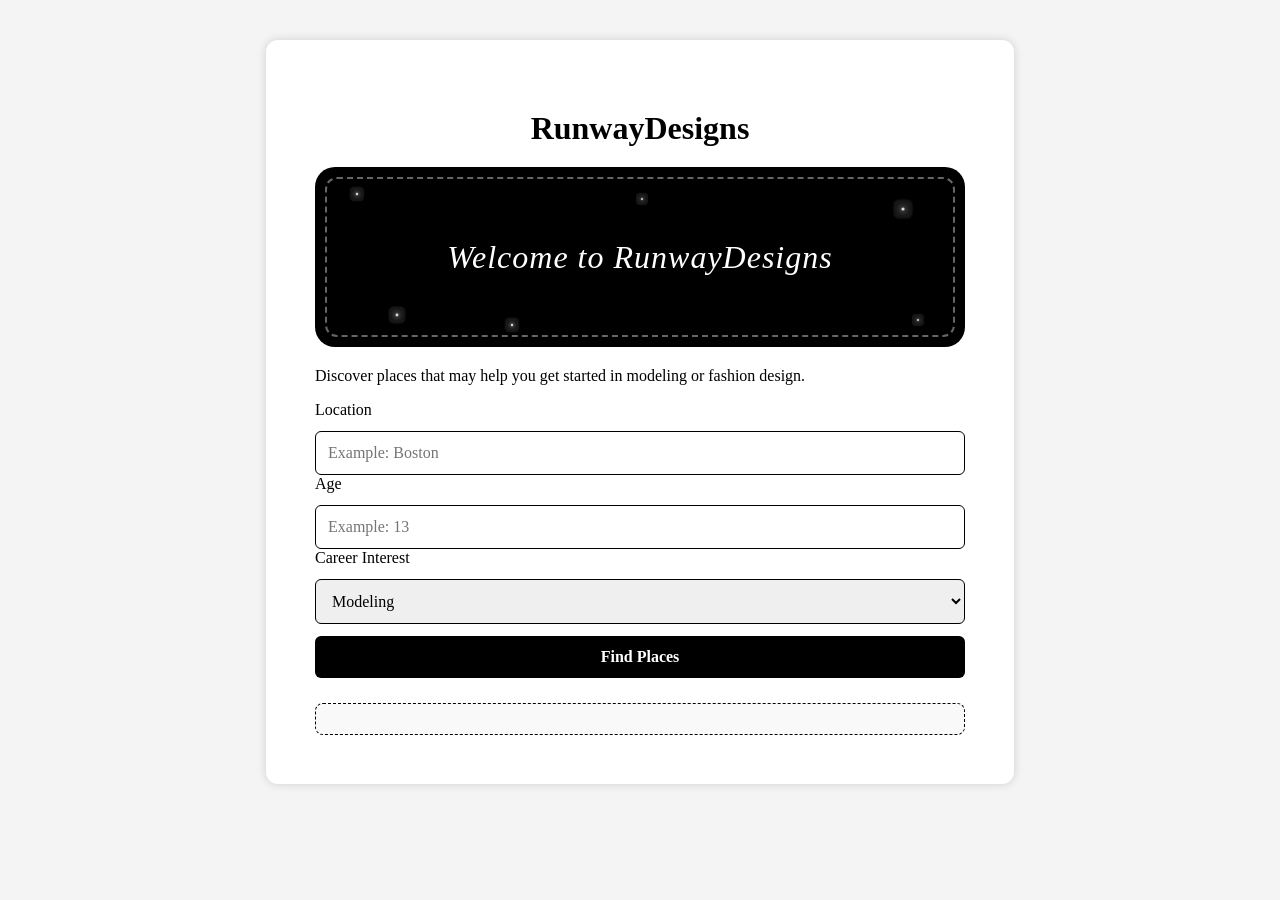
<file: 5Q code bases/RunwayDesigns.html>
﻿<!DOCTYPE html>
<html lang="en">
<head>
<meta charset="UTF-8">
<meta name="viewport" content="width=device-width, initial-scale=1.0">
<title>RunwayDesigns</title>

<style>
body{
    font-family: Georgia, serif;
    background:#f4f4f4;
    margin:0;
    padding:40px;
    color: #000000;
}

/* Container with a seamless black and white floral pattern border */
.container{
    max-width:650px;
    margin:auto;
    background:white;
    padding:25px;
    border-radius:12px;
    box-shadow:0 0 10px rgba(0,0,0,.15);
    border: 24px solid transparent;
    border-image: url("data:image/svg+xml,%3Csvg xmlns='http://w3.org' width='60' height='60' viewBox='0 0 60 60'%3E%3Cpath d='M30,10 C33,2 42,2 45,10 C53,7 58,15 50,20 C58,25 53,33 45,30 C42,38 33,38 30,30 C27,38 18,38 15,30 C7,33 2,25 10,20 C2,15 7,7 15,10 C18,2 27,2 30,10 Z' fill='none' stroke='%23000000' stroke-width='2'/%3E%3Ccircle cx='30' cy='20' r='4' fill='%23000000'/%3E%3Cpath d='M0,45 Q15,40 30,45 T60,45' fill='none' stroke='%23000000' stroke-width='1' stroke-dasharray='2,2'/%3E%3C/svg%3E") 24 repeat;
}

h1{
    text-align:center;
    color:#000000;
    font-weight: bold;
    margin-bottom: 5px;
}

/* BLACK FRAME COMPONENT */
.image-banner {
    width: 100%;
    height: 180px;
    background-color: #000000;
    margin: 20px 0;
    border-radius: 20px;
    display: flex;
    align-items: center;
    justify-content: center;
    box-sizing: border-box;
    padding: 12px;
    position: relative;
    overflow: hidden; /* Keeps sparkles inside the rounded corners */
}

/* Inner decorative white dashed line */
.image-banner::before {
    content: '';
    position: absolute;
    top: 10px;
    left: 10px;
    right: 10px;
    bottom: 10px;
    border: 2px dashed rgba(255, 255, 255, 0.4);
    border-radius: 12px;
    pointer-events: none;
    z-index: 1;
}

/* Main Text Style */
.image-banner h2 {
    color: #ffffff;
    font-size: 32px;
    letter-spacing: 1px;
    margin: 0;
    font-weight: normal;
    text-align: center;
    padding: 0 25px;
    font-style: italic;
    z-index: 2; /* Sits on top of sparkles */
    text-shadow: 0 2px 8px #000000;
}

/* WHITE SPARKLES CLASS */
.sparkle {
    position: absolute;
    background: #ffffff;
    width: 4px;
    height: 4px;
    border-radius: 50%;
    /* Creates a bright 4-point star lens flare effect */
    box-shadow: 
        0 0 6px #ffffff,
        0 0 12px #ffffff,
        0 0 2px 10px rgba(255, 255, 255, 0.1),
        -15px 0 12px -3px rgba(255,255,255,0.6),
        15px 0 12px -3px rgba(255,255,255,0.6),
        0 -15px 12px -3px rgba(255,255,255,0.6),
        0 15px 12px -3px rgba(255,255,255,0.6);
    opacity: 0.85;
    z-index: 1;
}

/* Sparkle Positioning Coordinates */
.sp-1 { top: 25px; left: 40px; transform: scale(0.6); }
.sp-2 { top: 40px; right: 60px; transform: scale(0.8); }
.sp-3 { bottom: 30px; left: 80px; transform: scale(0.7); }
.sp-4 { bottom: 25px; right: 45px; transform: scale(0.5); }
.sp-5 { top: 30px; left: 50%; transform: scale(0.5); }
.sp-6 { bottom: 20px; left: 30%; transform: scale(0.6); }

input,select,button{
    width:100%;
    padding:12px;
    margin-top:12px;
    font-size:16px;
    font-family: Georgia, serif;
    box-sizing: border-box;
}

input, select {
    border: 1px solid #000000;
    border-radius: 6px;
}

button{
    background:#000000;
    color:white;
    border:none;
    cursor:pointer;
    border-radius:6px;
    font-weight: bold;
}

button:hover{
    background:#333333;
}

#results{
    margin-top:25px;
    background:#f9f9f9;
    padding:15px;
    border-radius:8px;
    border: 1px dashed #000000;
}

ul{
    padding-left:20px;
}
</style>
</head>

<body>

<div class="container">

<h1>RunwayDesigns</h1>

<!-- Black frame containing explicit white sparkle elements -->
<div class="image-banner">
    <div class="sparkle sp-1"></div>
    <div class="sparkle sp-2"></div>
    <div class="sparkle sp-3"></div>
    <div class="sparkle sp-4"></div>
    <div class="sparkle sp-5"></div>
    <div class="sparkle sp-6"></div>
    
    <h2>Welcome to RunwayDesigns</h2>
</div>

<p>
Discover places that may help you get started in modeling or fashion design.
</p>

<form onsubmit="event.preventDefault(); findPlaces();">
    <label for="location">Location</label>
    <input type="text" id="location" placeholder="Example: Boston">

    <label for="age">Age</label>
    <input type="number" id="age" placeholder="Example: 13">

    <label for="career">Career Interest</label>
    <select id="career">
        <option>Modeling</option>
        <option>Fashion Designing</option>
    </select>

    <button type="submit">Find Places</button>
</form>

<div id="results"></div>

</div>

<script>
function findPlaces(){
    const location=document.getElementById("location").value.trim();
    const age=document.getElementById("age").value;
    const career=document.getElementById("career").value;

    let places=[];

    if(career==="Modeling"){
        places=[
            "Community theater and performance programs",
            "Youth modeling workshops",
            "Photography clubs for portfolio building",
            "Local fashion shows",
            "Modeling agencies that accept teen submissions with parent/guardian permission"
        ];
    }else{
        places=[
            "Fashion design classes",
            "Sewing workshops",
            "Art museums for inspiration",
            "Fabric and craft stores",
            "School art and fashion clubs"
        ];
    }

    if(location.toLowerCase().includes("boston")){
        places.push("MassArt (public events)");
        places.push("Boston Public Library creative workshops");
        places.push("Local Boston Fashion Week events");
    }

    document.getElementById("results").innerHTML=
    `
    <h2>Results</h2>
    <p><strong>Location:</strong> ${location || "Not entered"}</p>
    <p><strong>Age:</strong> ${age || "Not entered"}</p>
    <p><strong>Career:</strong> ${career}</p>
    <h3>Places to Explore</h3>
    <ul>
        ${places.map(place=>`<li>${place}</li>`).join("")}
    </ul>
    <p><strong>Tip:</strong> If you're under 18, bring a parent or guardian when contacting agencies or attending auditions.</p>
    `;
}
</script>

</body>
</html>
</file>
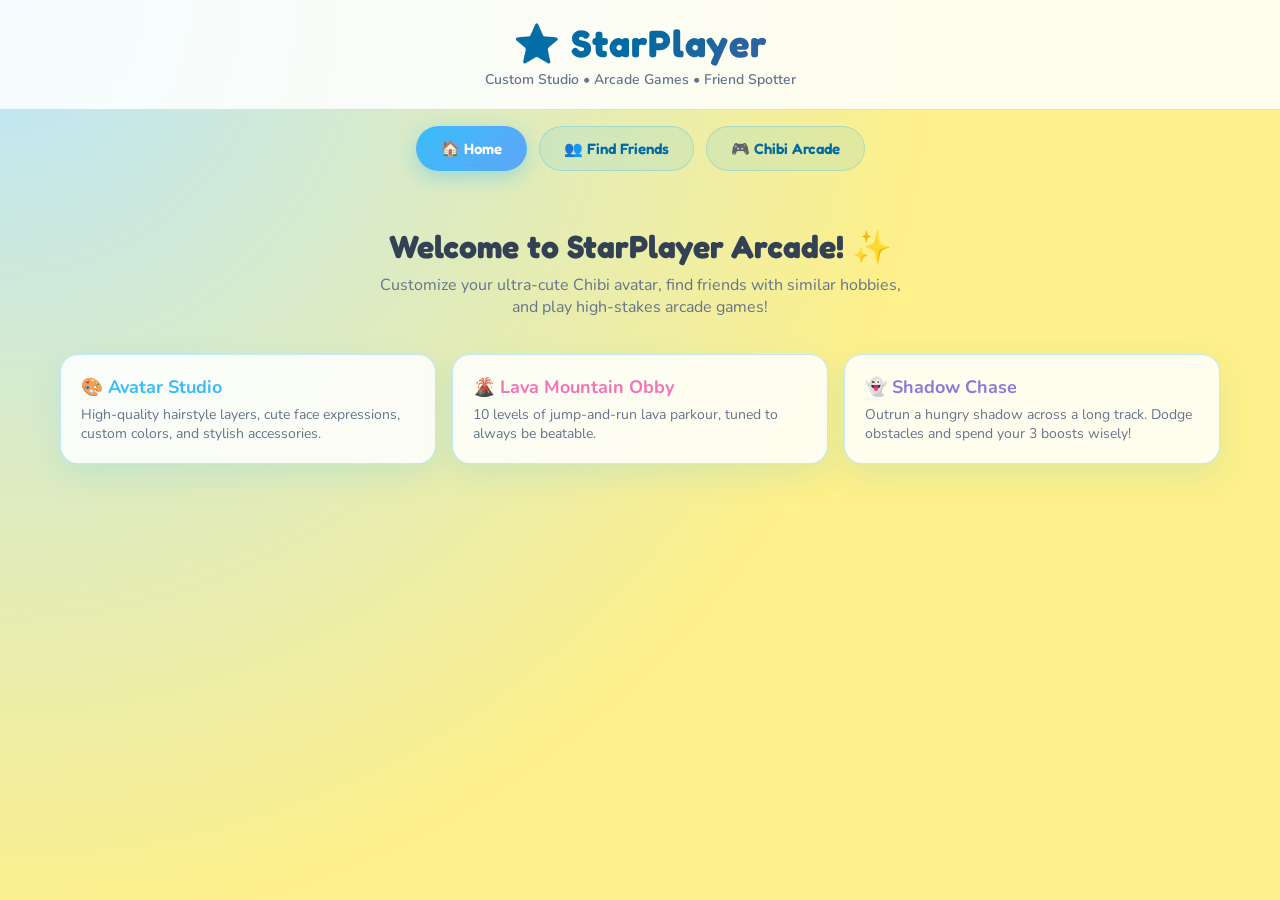
<file: 5Q code bases/StarPlayer.html>
﻿<!DOCTYPE html>
<html lang="en">
<head>
  <meta charset="UTF-8" />
  <meta name="viewport" content="width=device-width, initial-scale=1.0" />
  <title>✨ StarPlayer - Ultimate Chibi Studio & Arcade</title>

  <style>
    @import url('https://fonts.googleapis.com/css2?family=Fredoka:wght@400;600;700&family=Nunito:wght@400;600;700;800&display=swap');

    :root {
      --primary: #60a5fa;
      --primary-hover: #3b82f6;
      --accent-pink: #f472b6;
      --accent-cyan: #38bdf8;
      --accent-green: #34d399;
      --accent-shadow: #8b7bd8;
      --bg-main: #fef08a;
      --card-bg: rgba(255, 255, 255, 0.85);
      --card-border: rgba(56, 189, 248, 0.3);
      --text-main: #334155;
      --text-muted: #64748b;
    }

    * { margin:0; padding:0; box-sizing:border-box; font-family: 'Nunito', sans-serif; }

    body {
      background: radial-gradient(circle at top left, #bae6fd, var(--bg-main) 60%), var(--bg-main);
      color: var(--text-main);
      min-height: 100vh;
      overflow-x: hidden;
    }

    header {
      background: rgba(255, 255, 255, 0.85);
      backdrop-filter: blur(12px);
      padding: 20px;
      text-align: center;
      border-bottom: 1px solid var(--card-border);
      position: relative;
      z-index: 10;
    }

    header h1 {
      font-family: 'Fredoka', cursive;
      font-size: 38px;
      background: linear-gradient(135deg, #0284c7, #0369a1, #ec4899);
      -webkit-background-clip: text;
      -webkit-text-fill-color: transparent;
      letter-spacing: 1px;
    }

    header p { margin-top: 4px; color: var(--text-muted); font-weight: 600; font-size: 14px; }

    nav {
      display: flex;
      justify-content: center;
      gap: 12px;
      padding: 16px;
      flex-wrap: wrap;
      position: relative;
      z-index: 20;
    }

    nav button {
      font-family: 'Fredoka', sans-serif;
      padding: 12px 24px;
      border: 1px solid var(--card-border);
      border-radius: 99px;
      background: rgba(56, 189, 248, 0.12);
      color: #0369a1;
      font-size: 15px;
      font-weight: 600;
      cursor: pointer;
      transition: all 0.2s ease;
      backdrop-filter: blur(8px);
      user-select: none;
    }

    nav button:hover {
      background: var(--primary);
      border-color: var(--primary);
      color: #fff;
      transform: translateY(-2px);
      box-shadow: 0 6px 20px rgba(96, 165, 250, 0.4);
    }

    nav button.active-btn {
      background: linear-gradient(135deg, #38bdf8, #60a5fa);
      border-color: transparent;
      color: #fff;
      box-shadow: 0 6px 20px rgba(56, 189, 248, 0.4);
    }

    .page { display:none; padding:20px; max-width:1200px; margin:auto; animation: fadeIn 0.3s ease; }
    .active { display:block; }

    @keyframes fadeIn {
      from { opacity: 0; transform: translateY(8px); }
      to { opacity: 1; transform: translateY(0); }
    }

    .card {
      background: var(--card-bg);
      border: 1px solid var(--card-border);
      backdrop-filter: blur(16px);
      padding: 20px;
      margin-top: 16px;
      border-radius: 18px;
      box-shadow: 0 12px 30px rgba(56, 189, 248, 0.15);
      position: relative;
      z-index: 5;
    }

    .grid2 { display: grid; grid-template-columns: 340px 1fr; gap: 20px; }
    @media (max-width: 900px) { .grid2 { grid-template-columns: 1fr; } }

    label {
      display: block;
      margin-top: 12px;
      color: #0369a1;
      font-size: 12px;
      font-weight: 700;
      text-transform: uppercase;
      letter-spacing: 0.8px;
    }

    input, select {
      width: 100%;
      padding: 10px 14px;
      border: 1px solid var(--card-border);
      border-radius: 10px;
      font-size: 14px;
      margin-top: 4px;
      color: var(--text-main);
      outline: none;
      background: rgba(255, 255, 255, 0.9);
    }

    select option { background: #fff; color: #334155; }

    .searchBtn {
      margin-top: 14px;
      padding: 12px;
      width: 100%;
      background: linear-gradient(135deg, var(--accent-green), #059669);
      border: none;
      color: white;
      font-weight: 700;
      font-size: 15px;
      border-radius: 10px;
      cursor: pointer;
      transition: all 0.2s;
    }

    .searchBtn:hover { transform: translateY(-2px); }

    .gameButton {
      display: flex;
      align-items: center;
      justify-content: center;
      gap: 10px;
      width: 100%;
      margin-top: 10px;
      padding: 14px;
      font-family: 'Fredoka', sans-serif;
      font-size: 16px;
      border: none;
      border-radius: 12px;
      background: linear-gradient(135deg, #38bdf8, var(--primary));
      color: #fff;
      cursor: pointer;
      transition: all 0.2s ease;
      user-select: none;
    }

    .gameButton:hover {
      transform: translateY(-2px);
      box-shadow: 0 8px 20px rgba(56, 189, 248, 0.4);
    }

    .level-teleport {
      display: flex;
      gap: 10px;
      margin-top: 6px;
      background: rgba(56, 189, 248, 0.1);
      padding: 8px;
      border-radius: 8px;
      align-items: center;
    }

    .level-teleport select { margin-top: 0; flex: 1; }
    .level-teleport button {
      background: var(--accent-pink);
      color: white;
      border: none;
      padding: 8px 12px;
      border-radius: 8px;
      cursor: pointer;
      font-weight: bold;
    }

    .canvas-wrapper { position: relative; display: flex; flex-direction: column; align-items: center; }

    canvas {
      background: #fefce8;
      display: block;
      margin: auto;
      border: 2px solid rgba(56, 189, 248, 0.3);
      border-radius: 16px;
      box-shadow: 0 15px 35px rgba(56, 189, 248, 0.2);
      max-width: 100%;
      height: auto;
      cursor: pointer;
    }

    .hud-bar {
      width: 100%;
      display: flex;
      justify-content: space-between;
      align-items: center;
      background: rgba(255, 255, 255, 0.9);
      border: 1px solid var(--card-border);
      padding: 10px 16px;
      border-radius: 12px;
      margin-top: 12px;
      flex-wrap: wrap;
      gap: 10px;
    }

    .hint { font-size: 13px; margin-top: 8px; color: var(--text-muted); text-align: center; }

    .pill {
      background: rgba(56, 189, 248, 0.2);
      border: 1px solid rgba(56, 189, 248, 0.4);
      padding: 4px 14px;
      border-radius: 999px;
      font-size: 13px;
      font-weight: 700;
      color: #0284c7;
    }

    .level-pill {
      background: rgba(52, 211, 153, 0.2);
      border: 1px solid rgba(52, 211, 153, 0.4);
      padding: 4px 14px;
      border-radius: 999px;
      font-size: 13px;
      font-weight: 700;
      color: #059669;
    }

    .boost-pill {
      background: rgba(139, 123, 216, 0.2);
      border: 1px solid rgba(139, 123, 216, 0.45);
      padding: 4px 14px;
      border-radius: 999px;
      font-size: 13px;
      font-weight: 700;
      color: #5b4b9e;
    }

    .lives-box { font-size: 18px; letter-spacing: 2px; text-shadow: 0 1px 2px rgba(0,0,0,0.15); }

    .sound-btn {
      background: rgba(56, 189, 248, 0.15);
      border: 1px solid var(--card-border);
      color: #0369a1;
      padding: 6px 12px;
      border-radius: 8px;
      cursor: pointer;
      font-size: 12px;
      display: flex;
      align-items: center;
      gap: 6px;
    }

    .ctrl-btn {
      font-family: 'Fredoka', sans-serif;
      background: rgba(56, 189, 248, 0.15);
      border: 1px solid var(--card-border);
      color: #0369a1;
      padding: 12px 20px;
      border-radius: 12px;
      font-size: 15px;
      cursor: pointer;
      user-select: none;
      touch-action: manipulation;
      transition: background 0.15s;
      flex: 1;
    }

    .ctrl-btn:active { background: var(--primary); color: #fff; }
    #btn-boost:active { background: var(--accent-shadow); color: #ffffff; }

    .friend-grid {
      display: grid;
      grid-template-columns: repeat(auto-fill, minmax(240px, 1fr));
      gap: 16px;
      margin-top: 16px;
    }

    .friend-card {
      background: rgba(255, 255, 255, 0.7);
      border: 1px solid var(--card-border);
      border-radius: 14px;
      padding: 14px;
      display: flex;
      align-items: center;
      gap: 15px;
      transition: all 0.15s ease;
    }
    .friend-card:hover {
      background: rgba(56, 189, 248, 0.18);
      border-color: var(--primary);
      transform: translateY(-2px);
    }

    .friend-avatar {
      font-size: 30px;
      background: rgba(56, 189, 248, 0.15);
      width: 50px;
      height: 50px;
      display: flex;
      align-items: center;
      justify-content: center;
      border-radius: 50%;
    }

    .add-friend-btn {
      margin-top: 8px;
      padding: 4px 10px;
      border: none;
      background: var(--primary-hover);
      color: #fff;
      border-radius: 6px;
      cursor: pointer;
      font-size: 12px;
      font-weight: 700;
    }
    .add-friend-btn:disabled { opacity: 0.65; cursor: default; }

    .friends-layout {
      display: grid;
      grid-template-columns: 1fr 300px;
      gap: 20px;
      align-items: start;
    }
    @media (max-width: 900px) {
      .friends-layout { grid-template-columns: 1fr; }
    }

    .friend-list-panel { position: sticky; top: 20px; }

    .friend-row {
      display: flex;
      align-items: center;
      gap: 10px;
      padding: 8px 0;
      border-bottom: 1px solid var(--card-border);
    }
    .friend-row:last-child { border-bottom: none; }
    .friend-row .friend-avatar { width: 36px; height: 36px; font-size: 18px; }
  </style>
</head>

<body>
  <header>
    <h1>⭐ StarPlayer</h1>
    <p>Custom Studio • Arcade Games • Friend Spotter</p>
  </header>

  <nav>
    <button id="btn-home" class="active-btn" onclick="showPage('home')">🏠 Home</button>
    <button id="btn-friends" onclick="showPage('friends')">👥 Find Friends</button>
    <button id="btn-games" onclick="showPage('games')">🎮 Chibi Arcade</button>
  </nav>

  <div id="home" class="page active">
    <div style="text-align: center; margin: 20px 0;">
      <h2 style="font-family:'Fredoka', sans-serif; font-size: 32px;">Welcome to StarPlayer Arcade! ✨</h2>
      <p style="color: var(--text-muted); max-width: 550px; margin: 8px auto 0;">Customize your ultra-cute Chibi avatar, find friends with similar hobbies, and play high-stakes arcade games!</p>
    </div>

    <div style="display: grid; grid-template-columns: repeat(auto-fit, minmax(260px, 1fr)); gap: 16px;">
      <div class="card">
        <h3 style="color: var(--accent-cyan); font-size: 18px;">🎨 Avatar Studio</h3>
        <p style="margin-top: 6px; color: var(--text-muted); font-size: 14px;">High-quality hairstyle layers, cute face expressions, custom colors, and stylish accessories.</p>
      </div>
      <div class="card">
        <h3 style="color: var(--accent-pink); font-size: 18px;">🌋 Lava Mountain Obby</h3>
        <p style="margin-top: 6px; color: var(--text-muted); font-size: 14px;">10 levels of jump-and-run lava parkour, tuned to always be beatable.</p>
      </div>
      <div class="card">
        <h3 style="color: var(--accent-shadow); font-size: 18px;">👻 Shadow Chase</h3>
        <p style="margin-top: 6px; color: var(--text-muted); font-size: 14px;">Outrun a hungry shadow across a long track. Dodge obstacles and spend your 3 boosts wisely!</p>
      </div>
    </div>
  </div>

  <div id="friends" class="page">
    <h2 style="font-family:'Fredoka', sans-serif;">Find Players & Friends</h2>

    <div class="friends-layout">
      <div class="card">
        <div style="display: flex; gap: 12px; flex-wrap: wrap;">
          <div style="flex: 1; min-width: 200px;">
            <input id="interest" placeholder="Try searching: gaming, coding, art, music..." />
          </div>
          <div style="flex: 0 0 160px;">
            <button class="searchBtn" onclick="findCommunity()">Search Friends</button>
          </div>
        </div>
        <div id="results" class="friend-grid"></div>
      </div>

      <div class="card friend-list-panel">
        <h3 style="font-family:'Fredoka', sans-serif; font-size: 18px; color: var(--accent-shadow);">🌟 My Friends</h3>
        <div id="myFriendsList" style="margin-top: 10px;">
          <p style="color: var(--text-muted); font-size: 13px;">No friends added yet. Search and add some!</p>
        </div>
      </div>
    </div>
  </div>

  <div id="games" class="page">
    <div class="grid2">
      <div>
        <div class="card" style="margin-top:0;">
          <h3 style="font-family:'Fredoka', sans-serif; font-size: 20px; color: var(--accent-pink);">🎨 Chibi Styling</h3>

          <label>Skin Tone</label>
          <select id="skinColor" onchange="updateChibiPreview()">
            <option value="#f5c7a9">Light Porcelain</option>
            <option value="#e9b38c">Warm Peach</option>
            <option value="#c98f6b">Golden Tan</option>
            <option value="#a86a4f">Rich Caramel</option>
          </select>

          <label>Hair Style</label>
          <select id="hairStyle" onchange="updateChibiPreview()">
            <option value="animeHero">Shounen Hero (Spiky)</option>
            <option value="ponytail">Action Ponytail</option>
            <option value="wavy">Elegant Anime Waves</option>
            <option value="spiky">Super Saiyan Spikes</option>
            <option value="buns">Odango (Twin Buns)</option>
            <option value="twintails">Vocaloid Twintails</option>
            <option value="neat">Classic Anime Bob</option>
          </select>

          <label>Hair Color</label>
          <select id="hairColor" onchange="updateChibiPreview()">
            <option value="#111827">Jet Black</option>
            <option value="#92400e">Chestnut Brown</option>
            <option value="#f59e0b">Golden Blonde</option>
            <option value="#ef4444">Crimson Red</option>
            <option value="#7c3aed">Electric Purple</option>
            <option value="#06b6d4">Pastel Cyan</option>
            <option value="#ec4899">Bubblegum Pink</option>
          </select>

          <label>Expression</label>
          <select id="expression" onchange="updateChibiPreview()">
            <option value="smile">Happy Smile 😊</option>
            <option value="wink">Playful Wink 😉</option>
            <option value="cat">Cute Cat Face 😸</option>
            <option value="surprised">Excited 😮</option>
          </select>

          <label>Accessory</label>
          <select id="accessory" onchange="updateChibiPreview()">
            <option value="none">None</option>
            <option value="crown">Golden Royal Crown 👑</option>
            <option value="catEars">Necko Cat Ears 🐱</option>
            <option value="bow">Cute Red Bow 🎀</option>
          </select>

          <label>Outfit Style</label>
          <select id="outfitStyle" onchange="updateChibiPreview()">
            <option value="squidSuit">Green Player Tracksuit 🦑</option>
            <option value="hoodie">Cozy Hoodie</option>
            <option value="tshirt">Classic T-Shirt</option>
            <option value="dress">Cute Dress</option>
          </select>

          <label>Top Color</label>
          <select id="shirtColor" onchange="updateChibiPreview()">
            <option value="#059669">Player Green (#456)</option>
            <option value="#ef4444">Ruby Red</option>
            <option value="#3b82f6">Royal Blue</option>
            <option value="#8b5cf6">Neon Purple</option>
            <option value="#ec4899">Pastel Pink</option>
          </select>

          <label>Bottoms Color</label>
          <select id="pantsColor" onchange="updateChibiPreview()">
            <option value="#047857">Tracksuit Green</option>
            <option value="#1e293b">Dark Slate</option>
            <option value="#1d4ed8">Denim Blue</option>
            <option value="#f8fafc">Snow White</option>
          </select>
        </div>

        <div class="card">
          <h3 style="font-family:'Fredoka', sans-serif; font-size: 20px; color: var(--accent-cyan);">🕹️ Games & Cheats</h3>
          <button class="gameButton" onclick="startObbyGame()">🌋 Lava Obby</button>

          <label style="margin-top: 15px; color: #f472b6;">Teleport to Obby Level</label>
          <div class="level-teleport">
            <select id="levelSelectDrop">
              <option value="1">Level 1</option>
              <option value="2">Level 2</option>
              <option value="3">Level 3</option>
              <option value="4">Level 4</option>
              <option value="5">Level 5</option>
              <option value="6">Level 6</option>
              <option value="7">Level 7</option>
              <option value="8">Level 8</option>
              <option value="9">Level 9</option>
              <option value="10">Level 10</option>
            </select>
            <button onclick="teleport()">WARP</button>
          </div>

          <button class="gameButton" style="background: linear-gradient(135deg, #8b7bd8, #6a5acd); color: #ffffff; margin-top: 15px;" onclick="startShadowGame()">👻 Shadow Chase</button>
          <button class="gameButton" style="background: linear-gradient(135deg, #f59e0b, #d97706); color: #ffffff; margin-top: 10px;" onclick="playSimon()">🧠 Memory Simon Says</button>
        </div>
      </div>

      <div class="canvas-wrapper">
        <canvas id="gameCanvas" width="850" height="520"></canvas>

        <div class="hud-bar">
          <div class="pill" id="gameStatus">Styling Preview Mode</div>
          <div class="level-pill" id="levelDisplay" style="display:none;">Level: 1/10</div>
          <div class="boost-pill" id="boostDisplay" style="display:none;">⚡ Boosts: 3</div>
          <div class="lives-box" id="livesDisplay">❤️❤️❤️</div>
          <button class="sound-btn" onclick="toggleSound()">
            <span id="soundIcon">🔊</span> Audio: <span id="soundText">ON</span>
          </button>
        </div>

        <div style="display: flex; gap: 10px; margin-top: 10px; justify-content: center; width: 100%;">
          <button class="ctrl-btn" id="btn-left">⬅️ Left</button>
          <button class="ctrl-btn" id="btn-right">➡️ Right</button>
          <button class="ctrl-btn" id="btn-jump">🚀 Jump</button>
          <button class="ctrl-btn" id="btn-boost">⚡ Boost</button>
        </div>

        <div class="hint" id="gameHint">Controls: Click buttons above OR use Arrow Keys / WASD! Shift = Boost.</div>
      </div>
    </div>
  </div>

  <script>
    if (!CanvasRenderingContext2D.prototype.roundRect) {
      CanvasRenderingContext2D.prototype.roundRect = function (x, y, w, h, r = 0) {
        if (typeof r === 'number') r = [r, r, r, r];
        this.beginPath(); this.moveTo(x + r[0], y); this.lineTo(x + w - r[1], y);
        this.quadraticCurveTo(x + w, y, x + w, y + r[1]); this.lineTo(x + w, y + h - r[2]);
        this.quadraticCurveTo(x + w, y + h, x + w - r[2], y + h); this.lineTo(x + r[3], y + h);
        this.quadraticCurveTo(x, y + h, x, y + h - r[3]); this.lineTo(x, y + r[0]);
        this.quadraticCurveTo(x, y, x + r[0], y); this.closePath();
        return this;
      };
    }

    // ===== FIND FRIENDS SYSTEM =====
    let myFriends = [];

    function escapeHtml(str) {
      const div = document.createElement("div");
      div.textContent = str;
      return div.innerHTML;
    }

    function findCommunity() {
      const query = document.getElementById("interest").value.trim().toLowerCase();
      const resultsDiv = document.getElementById("results");
      resultsDiv.innerHTML = "";

      if (!query) {
        resultsDiv.innerHTML = "<p style='color:#ef4444; width:100%;'>Please enter an interest!</p>";
        return;
      }

      const mockFriends = [
        { name: "PixelNinja", emoji: "🥷" },
        { name: "StarGazer99", emoji: "🌟" },
        { name: "ChibiMaster", emoji: "😸" },
        { name: "CodeWizard", emoji: "🧙‍♂️" },
        { name: "ArcadeKing", emoji: "👑" },
        { name: "MelodyMaker", emoji: "🎵" }
      ];

      const shuffled = mockFriends.sort(() => 0.5 - Math.random()).slice(0, 3);

      shuffled.forEach(f => {
        const card = document.createElement("div");
        card.className = "friend-card";
        card.innerHTML = `
          <div class="friend-avatar">${f.emoji}</div>
          <div style="flex:1; min-width:0;">
            <div style="font-weight: 700; color: var(--text-main);">${escapeHtml(f.name)}</div>
            <div style="font-size: 13px; color: var(--text-muted);">Loves ${escapeHtml(query)}!</div>
            <button class="add-friend-btn" data-name="${escapeHtml(f.name)}" data-emoji="${f.emoji}">➕ Add Friend</button>
          </div>
        `;
        resultsDiv.appendChild(card);
      });
    }

    function addFriend(name, emoji) {
      if (myFriends.some(f => f.name === name)) return;
      myFriends.push({ name, emoji });
      renderMyFriends();
      playSynthSound(500, 0.12);
    }

    function renderMyFriends() {
      const panel = document.getElementById("myFriendsList");
      if (myFriends.length === 0) {
        panel.innerHTML = "<p style='color:var(--text-muted); font-size:13px;'>No friends added yet. Search and add some!</p>";
        return;
      }
      panel.innerHTML = "";
      myFriends.forEach(f => {
        const row = document.createElement("div");
        row.className = "friend-row";
        row.innerHTML = `<div class="friend-avatar">${f.emoji}</div><div style="font-weight:700; font-size:14px;">${escapeHtml(f.name)}</div>`;
        panel.appendChild(row);
      });
    }

    document.getElementById("results").addEventListener("click", (e) => {
      const addBtn = e.target.closest(".add-friend-btn");
      if (!addBtn) return;
      addFriend(addBtn.dataset.name, addBtn.dataset.emoji);
      addBtn.textContent = "✓ Added";
      addBtn.disabled = true;
    });

    // ===== AUDIO SYSTEM =====
    let soundEnabled = true;
    let audioCtx = null;
    function toggleSound() {
      soundEnabled = !soundEnabled;
      document.getElementById("soundText").textContent = soundEnabled ? "ON" : "OFF";
      document.getElementById("soundIcon").textContent = soundEnabled ? "🔊" : "🔇";
    }
    function playSynthSound(freq, duration, type="sine") {
      if (!soundEnabled) return;
      try {
        const AudioCtx = window.AudioContext || window.webkitAudioContext;
        if (!audioCtx && AudioCtx) audioCtx = new AudioCtx();
        if (audioCtx && audioCtx.state === 'suspended') audioCtx.resume();
        if (!audioCtx) return;
        const osc = audioCtx.createOscillator();
        const gain = audioCtx.createGain();
        osc.type = type; osc.frequency.setValueAtTime(freq, audioCtx.currentTime);
        gain.gain.setValueAtTime(0.12, audioCtx.currentTime);
        gain.gain.exponentialRampToValueAtTime(0.0001, audioCtx.currentTime + duration);
        osc.connect(gain); gain.connect(audioCtx.destination);
        osc.start(); osc.stop(audioCtx.currentTime + duration);
      } catch(e) {}
    }

    // ===== LEVEL & LIVES SYSTEM =====
    let playerLives = 3;
    let currentLevel = 1;
    const maxLevels = 10;

    function teleport() {
      const selected = parseInt(document.getElementById("levelSelectDrop").value);
      currentLevel = selected;
      if (mode === "obby") {
        initObbyLevel();
      } else if (mode === "shadow") {
        initShadowLevel();
      } else {
        startObbyGame();
      }
    }

    function updateLivesHUD() {
      const hud = document.getElementById("livesDisplay");
      if (playerLives <= 0) hud.textContent = "💀 GAME OVER";
      else hud.textContent = "❤️".repeat(playerLives);
    }
    function resetGameStats() {
      playerLives = 3;
      updateLivesHUD();
      updateLevelHUD();
    }
    function updateLevelHUD() {
      const lvlDisp = document.getElementById("levelDisplay");
      if (mode) {
        lvlDisp.style.display = "block";
        lvlDisp.textContent = `Level: ${currentLevel}/${maxLevels}`;
      } else {
        lvlDisp.style.display = "none";
      }
    }
    function updateBoostHUD() {
      const b = document.getElementById("boostDisplay");
      if (mode === "shadow") {
        b.style.display = "block";
        b.textContent = `⚡ Boosts: ${scBoosts}`;
      } else {
        b.style.display = "none";
      }
    }
    function loseLife() {
      playerLives--;
      updateLivesHUD();
      playSynthSound(150, 0.4, "sawtooth");
      return playerLives <= 0;
    }

    // ===== NAVIGATION & ENGINE =====
    function showPage(page) {
      stopGame();
      document.querySelectorAll(".page").forEach(p => p.classList.remove("active"));
      document.getElementById(page).classList.add("active");
      document.querySelectorAll("nav button").forEach(btn => btn.classList.remove("active-btn"));
      const activeNav = document.getElementById("btn-" + page);
      if (activeNav) activeNav.classList.add("active-btn");
      playSynthSound(440, 0.08);
      if (page === 'games') setTimeout(updateChibiPreview, 50);
    }

    const canvas = document.getElementById("gameCanvas");
    const ctx = canvas.getContext("2d");
    const gameStatus = document.getElementById("gameStatus");
    const gameHint = document.getElementById("gameHint");

    const colorPick = {
      skin: () => document.getElementById("skinColor").value,
      hairStyle: () => document.getElementById("hairStyle").value,
      hair: () => document.getElementById("hairColor").value,
      expression: () => document.getElementById("expression").value,
      accessory: () => document.getElementById("accessory").value,
      outfitStyle: () => document.getElementById("outfitStyle").value,
      shirt: () => document.getElementById("shirtColor").value,
      pants: () => document.getElementById("pantsColor").value
    };

    function clearCanvas() { ctx.clearRect(0, 0, canvas.width, canvas.height); }

    function shadeColor(hex, percent) {
      const num = parseInt(hex.slice(1), 16);
      let r = (num >> 16) + percent, g = ((num >> 8) & 0x00ff) + percent, b = (num & 0x0000ff) + percent;
      r = Math.min(255, Math.max(0, r)); g = Math.min(255, Math.max(0, g)); b = Math.min(255, Math.max(0, b));
      return "#" + (0x1000000 + r * 0x10000 + g * 0x100 + b).toString(16).slice(1);
    }

    // ===== CHIBI RENDERER (redrawn to match the round-head / thin-limb reference sketch) =====
    function drawChibi(x, y, scale = 1, dir = 1) {
      const skin = colorPick.skin(), hairStyle = colorPick.hairStyle(), hair = colorPick.hair();
      const expr = colorPick.expression(), acc = colorPick.accessory();
      const outfit = colorPick.outfitStyle(), shirt = colorPick.shirt(), pants = colorPick.pants();

      const s = 0.95 * scale;
      const headR = 21 * s;               // bigger, rounder head like the reference
      const headX = x, headY = y - 62 * s;

      // Back Hair
      ctx.fillStyle = hair;
      if (hairStyle === 'wavy') {
        ctx.beginPath(); ctx.moveTo(headX - headR, headY); ctx.quadraticCurveTo(headX - 27*s, headY + 22*s, headX - 16*s, headY + 38*s); ctx.quadraticCurveTo(headX - 5*s, headY + 22*s, headX, headY + 11*s); ctx.quadraticCurveTo(headX + 5*s, headY + 22*s, headX + 16*s, headY + 38*s); ctx.quadraticCurveTo(headX + 27*s, headY + 22*s, headX + headR, headY); ctx.fill();
      } else if (hairStyle === 'twintails') {
        ctx.beginPath(); ctx.moveTo(headX - 17*s, headY); ctx.quadraticCurveTo(headX - 37*s, headY + 11*s, headX - 27*s, headY + 48*s); ctx.lineTo(headX - 19*s, headY + 22*s); ctx.fill();
        ctx.beginPath(); ctx.moveTo(headX + 17*s, headY); ctx.quadraticCurveTo(headX + 37*s, headY + 11*s, headX + 27*s, headY + 48*s); ctx.lineTo(headX + 19*s, headY + 22*s); ctx.fill();
      } else if (hairStyle === 'ponytail') {
        ctx.beginPath(); ctx.moveTo(headX + (dir * 8*s), headY - 13*s); ctx.quadraticCurveTo(headX + (dir * 32*s), headY - 21*s, headX + (dir * 27*s), headY + 16*s); ctx.lineTo(headX + (dir * 13*s), headY + 5*s); ctx.fill();
      } else if (hairStyle === 'neat') {
        ctx.beginPath(); ctx.moveTo(headX - headR - 2*s, headY); ctx.lineTo(headX - headR - 4*s, headY + 16*s); ctx.lineTo(headX + headR + 4*s, headY + 16*s); ctx.lineTo(headX + headR + 2*s, headY); ctx.fill();
      }

      // Neck (visible, like the reference sketch)
      ctx.fillStyle = skin;
      ctx.fillRect(headX - 6*s, headY + headR - 3*s, 12*s, 14*s);

      // Head
      ctx.fillStyle = skin; ctx.beginPath(); ctx.arc(headX, headY, headR, 0, Math.PI * 2); ctx.fill();

      // Cheeks
      ctx.fillStyle = "rgba(244, 63, 94, 0.28)"; ctx.beginPath(); ctx.arc(headX - 10 * s, headY + 6 * s, 4.2 * s, 0, Math.PI * 2); ctx.arc(headX + 10 * s, headY + 6 * s, 4.2 * s, 0, Math.PI * 2); ctx.fill();

      // Eyebrows (soft arches like the reference)
      ctx.strokeStyle = "rgba(70,40,45,0.55)"; ctx.lineWidth = 1.6 * s; ctx.lineCap = "round";
      ctx.beginPath(); ctx.arc(headX - 7*s, headY - 4*s, 5*s, Math.PI*1.15, Math.PI*1.75); ctx.stroke();
      ctx.beginPath(); ctx.arc(headX + 7*s, headY - 4*s, 5*s, Math.PI*1.25, Math.PI*1.85); ctx.stroke();

      // Eyes
      ctx.fillStyle = "#0f172a";
      if (expr === 'wink') {
        ctx.beginPath(); ctx.arc(headX - 7 * s + (dir * 1.5), headY + 3 * s, 3.6 * s, 0, Math.PI * 2); ctx.fill();
        ctx.strokeStyle = "#0f172a"; ctx.lineWidth = 2 * s; ctx.beginPath(); ctx.arc(headX + 7 * s, headY + 3 * s, 3.6 * s, Math.PI, 0); ctx.stroke();
      } else {
        ctx.beginPath(); ctx.arc(headX - 7 * s + (dir * 1.2), headY + 3 * s, 3.8 * s, 0, Math.PI * 2); ctx.arc(headX + 7 * s + (dir * 1.2), headY + 3 * s, 3.8 * s, 0, Math.PI * 2); ctx.fill();
        ctx.fillStyle = "#ffffff"; ctx.beginPath(); ctx.arc(headX - 8 * s + (dir * 1.2), headY + 1.6 * s, 1.5 * s, 0, Math.PI * 2); ctx.arc(headX + 6 * s + (dir * 1.2), headY + 1.6 * s, 1.5 * s, 0, Math.PI * 2); ctx.fill();
      }
      ctx.strokeStyle = "#0f172a"; ctx.lineWidth = 1.8 * s;
      if (expr === 'cat') {
        ctx.beginPath(); ctx.arc(headX - 2 * s, headY + 9 * s, 2 * s, 0, Math.PI); ctx.arc(headX + 2 * s, headY + 9 * s, 2 * s, 0, Math.PI); ctx.stroke();
      } else if (expr === 'surprised') {
        ctx.fillStyle = "#0f172a"; ctx.beginPath(); ctx.arc(headX, headY + 10 * s, 2.6 * s, 0, Math.PI * 2); ctx.fill();
      } else {
        ctx.beginPath(); ctx.arc(headX, headY + 7 * s, 3.6 * s, 0.1 * Math.PI, 0.9 * Math.PI); ctx.stroke();
      }

      // Front Hair
      ctx.fillStyle = hair; ctx.beginPath(); ctx.arc(headX, headY - 3*s, headR + 2*s, Math.PI, 0); ctx.fill();
      if (hairStyle === 'animeHero') {
        ctx.beginPath(); ctx.moveTo(headX - headR - 2*s, headY - 5*s); ctx.lineTo(headX - 13*s, headY + 11*s); ctx.lineTo(headX - 9*s, headY - 2*s); ctx.lineTo(headX - 2*s, headY + 9*s); ctx.lineTo(headX, headY - 4*s); ctx.lineTo(headX + 7*s, headY + 8*s); ctx.lineTo(headX + 9*s, headY - 2*s); ctx.lineTo(headX + 15*s, headY + 10*s); ctx.lineTo(headX + headR + 2*s, headY - 5*s); ctx.lineTo(headX + 11*s, headY - 23*s); ctx.lineTo(headX + 2*s, headY - 17*s); ctx.lineTo(headX - 4*s, headY - 25*s); ctx.lineTo(headX - 9*s, headY - 16*s); ctx.lineTo(headX - 17*s, headY - 21*s); ctx.fill();
      } else if (hairStyle === 'spiky') {
        ctx.beginPath(); ctx.moveTo(headX - headR, headY); ctx.lineTo(headX - 23*s, headY - 16*s); ctx.lineTo(headX - 13*s, headY - 11*s); ctx.lineTo(headX - 19*s, headY - 29*s); ctx.lineTo(headX - 6*s, headY - 19*s); ctx.lineTo(headX - 2*s, headY - 36*s); ctx.lineTo(headX + 4*s, headY - 19*s); ctx.lineTo(headX + 17*s, headY - 27*s); ctx.lineTo(headX + 11*s, headY - 13*s); ctx.lineTo(headX + 23*s, headY - 15*s); ctx.lineTo(headX + headR, headY); ctx.lineTo(headX + 8*s, headY + 7*s); ctx.lineTo(headX + 4*s, headY - 4*s); ctx.lineTo(headX - 2*s, headY + 6*s); ctx.lineTo(headX - 6*s, headY - 3*s); ctx.lineTo(headX - 13*s, headY + 5*s); ctx.fill();
      } else {
        ctx.beginPath(); ctx.moveTo(headX - headR - 2*s, headY - 4*s); ctx.lineTo(headX - 14*s, headY + 13*s); ctx.lineTo(headX - 9*s, headY - 2*s); ctx.lineTo(headX - 4*s, headY + 7*s); ctx.lineTo(headX, headY - 3*s); ctx.lineTo(headX + 6*s, headY + 8*s); ctx.lineTo(headX + 10*s, headY - 2*s); ctx.lineTo(headX + 15*s, headY + 12*s); ctx.lineTo(headX + headR + 2*s, headY - 4*s); ctx.fill();
        if (hairStyle === 'buns') {
          ctx.beginPath(); ctx.arc(headX - 15 * s, headY - 15 * s, 7.4 * s, 0, Math.PI * 2); ctx.fill(); ctx.beginPath(); ctx.arc(headX + 15 * s, headY - 15 * s, 7.4 * s, 0, Math.PI * 2); ctx.fill();
          ctx.beginPath(); ctx.moveTo(headX - 19*s, headY - 15*s); ctx.lineTo(headX - 23*s, headY + 2*s); ctx.lineTo(headX - 13*s, headY - 10*s); ctx.fill(); ctx.beginPath(); ctx.moveTo(headX + 19*s, headY - 15*s); ctx.lineTo(headX + 23*s, headY + 2*s); ctx.lineTo(headX + 13*s, headY - 10*s); ctx.fill();
        }
      }

      // Hair highlight
      ctx.strokeStyle = "rgba(255, 255, 255, 0.4)"; ctx.lineWidth = 2 * s; ctx.beginPath();
      if (hairStyle === 'spiky' || hairStyle === 'animeHero') { ctx.moveTo(headX - 11*s, headY - 11*s); ctx.lineTo(headX - 4*s, headY - 14*s); ctx.lineTo(headX + 2*s, headY - 10*s); ctx.lineTo(headX + 9*s, headY - 13*s); }
      else { ctx.arc(headX, headY - 7 * s, headR - 3 * s, 1.2 * Math.PI, 1.8 * Math.PI); }
      ctx.stroke();

      // Accessories
      if (acc === 'crown') {
        ctx.fillStyle = "#f59e0b"; ctx.beginPath(); ctx.moveTo(headX - 11 * s, headY - headR); ctx.lineTo(headX - 13 * s, headY - headR - 13 * s); ctx.lineTo(headX - 4 * s, headY - headR - 5 * s); ctx.lineTo(headX, headY - headR - 16 * s); ctx.lineTo(headX + 4 * s, headY - headR - 5 * s); ctx.lineTo(headX + 13 * s, headY - headR - 13 * s); ctx.lineTo(headX + 11 * s, headY - headR); ctx.fill();
      } else if (acc === 'catEars') {
        ctx.fillStyle = hair; ctx.beginPath(); ctx.moveTo(headX - 15 * s, headY - 11 * s); ctx.lineTo(headX - 19 * s, headY - 25 * s); ctx.lineTo(headX - 4 * s, headY - 17 * s); ctx.fill(); ctx.fillStyle = "#ec4899"; ctx.beginPath(); ctx.moveTo(headX - 14 * s, headY - 14 * s); ctx.lineTo(headX - 17 * s, headY - 22 * s); ctx.lineTo(headX - 6 * s, headY - 17 * s); ctx.fill();
        ctx.fillStyle = hair; ctx.beginPath(); ctx.moveTo(headX + 15 * s, headY - 11 * s); ctx.lineTo(headX + 19 * s, headY - 25 * s); ctx.lineTo(headX + 4 * s, headY - 17 * s); ctx.fill(); ctx.fillStyle = "#ec4899"; ctx.beginPath(); ctx.moveTo(headX + 14 * s, headY - 14 * s); ctx.lineTo(headX + 17 * s, headY - 22 * s); ctx.lineTo(headX + 6 * s, headY - 17 * s); ctx.fill();
      } else if (acc === 'bow') {
        ctx.fillStyle = "#ef4444"; ctx.beginPath(); ctx.ellipse(headX - 8 * s, headY - headR, 7 * s, 4 * s, -0.2, 0, Math.PI * 2); ctx.ellipse(headX + 8 * s, headY - headR, 7 * s, 4 * s, 0.2, 0, Math.PI * 2); ctx.fill(); ctx.beginPath(); ctx.arc(headX, headY - headR, 3 * s, 0, Math.PI * 2); ctx.fill();
      }

      // Body base — shoulders wider than waist, tapered limbs
      const shoulderW = 27 * s, waistW = 20 * s;
      const torsoTop = y - 43 * s, torsoWaist = y - 20 * s;
      const legW = 9 * s, legH = 26 * s, legY = y - 26 * s;
      const armLen = 24 * s, armW = 7 * s;
      const shoulderY = torsoTop + 3 * s;
      const leftShoulderX = headX - shoulderW / 2, rightShoulderX = headX + shoulderW / 2;
      const leftArmX = leftShoulderX - armW, rightArmX = rightShoulderX;

      const shirtDark = shadeColor(shirt, -35);
      const pantsDark = shadeColor(pants, -30);

      // Arms — skin first, sleeve fabric layered on top per outfit
      ctx.fillStyle = skin;
      ctx.beginPath(); ctx.roundRect(leftArmX, shoulderY, armW, armLen, 3 * s); ctx.fill();
      ctx.beginPath(); ctx.roundRect(rightArmX, shoulderY, armW, armLen, 3 * s); ctx.fill();

      // Legs — bare for the dress (skirt covers the thighs), pants otherwise
      if (outfit === 'dress') {
        ctx.fillStyle = skin;
        ctx.beginPath(); ctx.roundRect(x - 12 * s, legY, legW, legH, 4 * s); ctx.fill();
        ctx.beginPath(); ctx.roundRect(x + 2 * s, legY, legW, legH, 4 * s); ctx.fill();
      } else {
        ctx.fillStyle = pants;
        ctx.beginPath(); ctx.roundRect(x - 12 * s, legY, legW, legH, 4 * s); ctx.fill();
        ctx.beginPath(); ctx.roundRect(x + 2 * s, legY, legW, legH, 4 * s); ctx.fill();
        ctx.fillStyle = pantsDark;
        ctx.fillRect(x - 12 * s, legY + legH - 5 * s, legW, 3 * s);
        ctx.fillRect(x + 2 * s, legY + legH - 5 * s, legW, 3 * s);
        if (outfit === 'squidSuit') {
          ctx.fillStyle = "#f8fafc";
          ctx.fillRect(x - 12 * s + legW / 2 - 1 * s, legY, 2 * s, legH);
          ctx.fillRect(x + 2 * s + legW / 2 - 1 * s, legY, 2 * s, legH);
        }
      }

      // Sleeve length varies by outfit (short vs. full)
      let sleeveFrac = 1;
      if (outfit === 'tshirt') sleeveFrac = 0.42;
      else if (outfit === 'dress') sleeveFrac = 0.35;
      const sleeveLen = armLen * sleeveFrac;

      ctx.fillStyle = shirt;
      ctx.beginPath(); ctx.roundRect(leftArmX, shoulderY, armW, sleeveLen, 3 * s); ctx.fill();
      ctx.beginPath(); ctx.roundRect(rightArmX, shoulderY, armW, sleeveLen, 3 * s); ctx.fill();
      if (outfit === 'hoodie' || outfit === 'squidSuit') {
        ctx.fillStyle = shirtDark;
        ctx.fillRect(leftArmX, shoulderY + sleeveLen - 4 * s, armW, 4 * s);
        ctx.fillRect(rightArmX, shoulderY + sleeveLen - 4 * s, armW, 4 * s);
        ctx.fillStyle = "#f8fafc";
        ctx.fillRect(leftArmX + armW / 2 - 1 * s, shoulderY, 2 * s, sleeveLen - 4 * s);
        ctx.fillRect(rightArmX + armW / 2 - 1 * s, shoulderY, 2 * s, sleeveLen - 4 * s);
      }

      // Torso silhouette — hem shape/length is what actually distinguishes each outfit
      let hemY, hemW;
      if (outfit === 'hoodie') { hemY = y - 14 * s; hemW = waistW + 6 * s; }
      else if (outfit === 'squidSuit') { hemY = y - 22 * s; hemW = waistW - 1 * s; }
      else if (outfit === 'dress') { hemY = y - 6 * s; hemW = waistW + 18 * s; }
      else { hemY = torsoWaist; hemW = waistW + 2 * s; } // tshirt

      ctx.fillStyle = shirt;
      ctx.beginPath();
      ctx.moveTo(leftShoulderX, torsoTop);
      ctx.lineTo(rightShoulderX, torsoTop);
      ctx.lineTo(headX + hemW / 2, hemY);
      ctx.lineTo(headX - hemW / 2, hemY);
      ctx.closePath();
      ctx.fill();

      // Outfit-specific details
      if (outfit === 'tshirt') {
        ctx.fillStyle = skin;
        ctx.beginPath(); ctx.moveTo(headX - 5 * s, torsoTop); ctx.lineTo(headX + 5 * s, torsoTop); ctx.lineTo(headX, torsoTop + 5 * s); ctx.closePath(); ctx.fill();
      } else if (outfit === 'hoodie') {
        ctx.fillStyle = shirtDark;
        ctx.beginPath(); ctx.arc(headX - 9 * s, torsoTop - 1 * s, 7 * s, 0, Math.PI * 2); ctx.fill();
        ctx.beginPath(); ctx.arc(headX + 9 * s, torsoTop - 1 * s, 7 * s, 0, Math.PI * 2); ctx.fill();
        ctx.strokeStyle = "#f8fafc"; ctx.lineWidth = 1.4 * s;
        ctx.beginPath(); ctx.moveTo(headX - 3 * s, torsoTop + 2 * s); ctx.lineTo(headX - 3 * s, torsoTop + 10 * s); ctx.stroke();
        ctx.beginPath(); ctx.moveTo(headX + 3 * s, torsoTop + 2 * s); ctx.lineTo(headX + 3 * s, torsoTop + 10 * s); ctx.stroke();
        ctx.fillStyle = shirtDark;
        ctx.beginPath(); ctx.roundRect(headX - 8 * s, hemY - 10 * s, 16 * s, 8 * s, 2 * s); ctx.fill();
      } else if (outfit === 'squidSuit') {
        ctx.fillStyle = shirtDark;
        ctx.beginPath(); ctx.roundRect(headX - 7 * s, torsoTop - 3 * s, 14 * s, 6 * s, 2 * s); ctx.fill();
        ctx.fillStyle = "#f8fafc"; ctx.font = `bold ${10 * s}px sans-serif`; ctx.textAlign = "center";
        ctx.fillText("456", headX, hemY - 6 * s);
      } else if (outfit === 'dress') {
        ctx.fillStyle = shirtDark;
        ctx.fillRect(headX - waistW / 2 - 1 * s, torsoWaist - 2 * s, waistW + 2 * s, 3 * s);
      }

      ctx.fillStyle = "#0f172a";
      ctx.fillRect(x - 13 * s, y - 2 * s, 11 * s, 4 * s);
      ctx.fillRect(x + 2 * s, y - 2 * s, 11 * s, 4 * s);
    }

    let mode = null, rafId = null, simonInterval = null, keys = {};
    function updateChibiPreview() {
      if (mode !== null) return;
      clearCanvas();
      document.getElementById("levelDisplay").style.display = "none";
      document.getElementById("boostDisplay").style.display = "none";
      ctx.fillStyle = "#1e1b4b"; ctx.fillRect(0, 0, canvas.width, canvas.height);
      ctx.fillStyle = "#f8fafc"; ctx.textAlign = "center"; ctx.font = "bold 32px 'Fredoka'";
      ctx.fillText("Styling Studio", canvas.width / 2, 70);
      drawChibi(canvas.width / 2, 380, 1.25, 1);
    }

    function stopGame() {
      mode = null;
      if (rafId) cancelAnimationFrame(rafId);
      if (simonInterval) clearInterval(simonInterval);
      rafId = null; simonInterval = null;
      updateBoostHUD();
    }

    const gameKeys = ["ArrowUp", "ArrowDown", "ArrowLeft", "ArrowRight", " "];
    document.addEventListener("keydown", (e) => {
      keys[e.key] = true;
      if (mode && gameKeys.includes(e.key)) e.preventDefault();
    });
    document.addEventListener("keyup", (e) => { keys[e.key] = false; });
    function setupTouchButton(id, keyName) {
      const btn = document.getElementById(id);
      if (!btn) return;
      const press = (e) => { e.preventDefault(); keys[keyName] = true; };
      const release = (e) => { e.preventDefault(); keys[keyName] = false; };
      btn.addEventListener("mousedown", press); btn.addEventListener("mouseup", release); btn.addEventListener("mouseleave", release);
      btn.addEventListener("touchstart", press, { passive: false }); btn.addEventListener("touchend", release, { passive: false });
    }
    setupTouchButton("btn-left", "ArrowLeft"); setupTouchButton("btn-right", "ArrowRight"); setupTouchButton("btn-jump", "ArrowUp"); setupTouchButton("btn-boost", "Boost");

    // ===== GAME 1: LAVA OBBY (eased difficulty: slower player, smaller/reachability-clamped gaps) =====
    let pX, pY, pVX, pVY, pJump, isLevelTransitioning = false;
    let platforms = [], embers = [];
    const gravity = 0.8;
    const maxSpeed = 4.5;      // was 6.5 -- slower, easier to control
    const jumpVel = 14.5;
    let obbyCameraOffset = 0;

    // Every level's gap/height generation is clamped to what a jump can
    // actually reach at this speed, so a level can never generate a gap
    // that's physically impossible to cross.
    function getJumpBounds() {
      const airTime = (2 * jumpVel) / gravity;
      return {
        maxHorizontal: maxSpeed * airTime * 0.75,
        maxVerticalUp: (jumpVel * jumpVel) / (2 * gravity) * 0.8
      };
    }

    function startObbyGame() {
      stopGame();
      resetGameStats();
      mode = "obby";
      gameStatus.textContent = "Lava Obby Active";
      gameHint.textContent = "Jump platform to platform — watch the lava below!";
      document.getElementById("levelSelectDrop").value = currentLevel;
      initObbyLevel();
      rafId = requestAnimationFrame(loopObby);
    }

    function initObbyLevel() {
      updateLevelHUD();
      isLevelTransitioning = false;
      pX = 50; pY = 200; pVX = 0; pVY = 0; pJump = false;
      platforms = []; embers = [];
      obbyCameraOffset = 0;

      const bounds = getJumpBounds();

      platforms.push({ x: 0, y: 350, w: 100, h: 60, type: "normal" });

      let pCount = 5 + currentLevel * 2;
      let curX = 100;
      let prevY = 350;

      for (let i = 0; i < pCount; i++) {
        let rawGap = 80 + currentLevel * 6 + Math.random() * 30;
        let gap = Math.min(rawGap, bounds.maxHorizontal);
        let w = Math.max(45, 85 - currentLevel * 3);

        let rawVariation = (Math.random() * 2 - 1) * (50 + currentLevel * 5);
        let variation = rawVariation < 0
          ? Math.max(rawVariation, -bounds.maxVerticalUp)
          : Math.min(rawVariation, 120);

        let y = prevY + variation;
        if (y > 400) y = 400;
        if (y < 150) y = 150;

        curX += gap;
        platforms.push({ x: curX, y: y, w: w, h: 60, type: "normal" });
        prevY = y;
      }

      const finalGap = Math.min(140, bounds.maxHorizontal);
      platforms.push({ x: curX + finalGap, y: 300, w: 140, h: 40, type: "goal" });

      for(let i=0; i<40; i++) {
        embers.push({ x: Math.random() * canvas.width, y: canvas.height + Math.random() * 50, size: Math.random() * 3 + 1, speed: Math.random() * 2 + 1 });
      }
    }

    function drawMountainBackground() {
      let bgGrad = ctx.createLinearGradient(0, 0, 0, canvas.height);
      bgGrad.addColorStop(0, "#020617"); bgGrad.addColorStop(0.5, "#1e1b4b"); bgGrad.addColorStop(1, "#f59e0b");
      ctx.fillStyle = bgGrad; ctx.fillRect(0, 0, canvas.width, canvas.height);
    }

    function drawRealisticLava() {
      let lavaTime = Date.now() / 250;
      let lavaHeight = canvas.height - 40;
      ctx.fillStyle = "#ea580c";
      ctx.beginPath(); ctx.moveTo(0, canvas.height);
      for(let i=0; i<=canvas.width; i+=20) ctx.lineTo(i, lavaHeight + Math.sin(lavaTime + i*0.06) * 12);
      ctx.lineTo(canvas.width, canvas.height); ctx.fill();

      ctx.fillStyle = "rgba(251, 191, 36, 0.8)";
      for (let ember of embers) {
        ctx.beginPath(); ctx.arc(ember.x, ember.y, ember.size, 0, Math.PI * 2); ctx.fill();
        ember.y -= ember.speed;
        ember.x += Math.sin(lavaTime + ember.y * 0.05) * 1.5;
        if (ember.y < canvas.height - 200) { ember.y = canvas.height + 10; ember.x = Math.random() * canvas.width; }
      }
    }

    function triggerLevelComplete() {
      isLevelTransitioning = true;
      if (currentLevel < maxLevels) {
        currentLevel++;
        document.getElementById("levelSelectDrop").value = currentLevel;
        playSynthSound(600, 0.2, "sine");
        setTimeout(() => playSynthSound(800, 0.4, "sine"), 200);
        setTimeout(() => { initObbyLevel(); }, 1000);
      } else {
        gameStatus.textContent = "🏆 OBBY MASTER! 🏆";
        playSynthSound(800, 0.6, "sine");
        setTimeout(stopGame, 3000);
      }
    }

    function loopObby() {
      if (mode !== "obby") return;
      clearCanvas();
      drawMountainBackground();

      if (!isLevelTransitioning) {
        if (keys["ArrowLeft"] || keys["a"] || keys["A"]) pVX = -maxSpeed;
        else if (keys["ArrowRight"] || keys["d"] || keys["D"]) pVX = maxSpeed;
        else pVX = 0;

        if ((keys["ArrowUp"] || keys["w"] || keys["W"] || keys[" "]) && !pJump) {
          pVY = -jumpVel;
          pJump = true;
          playSynthSound(350, 0.1, "triangle");
        }

        pVY += gravity;
        pX += pVX;
        pY += pVY;

        if (pX < 20) pX = 20;

        for (let p of platforms) {
          if (pX > p.x - 15 && pX < p.x + p.w + 15 && pY > p.y && pY - pVY <= p.y + p.h) {
            pY = p.y; pVY = 0; pJump = false;

            if (p.type === "goal") {
              triggerLevelComplete();
              return;
            }
          }
        }

        if (pY > canvas.height - 30) {
          if (loseLife()) {
            gameStatus.textContent = "💀 BURNT TO A CRISP 💀";
            playSynthSound(80, 0.8, "sawtooth");
            setTimeout(stopGame, 2000);
            return;
          } else {
            initObbyLevel();
            return;
          }
        }

        if (pX > 400) {
          let shift = pX - 400;
          pX = 400; obbyCameraOffset += shift;
          platforms.forEach(p => { p.x -= shift; });
        }
      }

      for (let p of platforms) {
        ctx.fillStyle = "#475569"; ctx.fillRect(p.x, p.y + 10, p.w, p.h);
        ctx.fillStyle = p.type === "goal" ? "#fcd34d" : "#22c55e";
        ctx.fillRect(p.x, p.y, p.w, 10);
      }

      drawChibi(pX - 100, pY, 0.7, pVX < 0 ? -1 : 1);
      drawRealisticLava();

      if (isLevelTransitioning) {
        ctx.fillStyle = "rgba(15, 23, 42, 0.9)";
        ctx.fillRect(0, 0, canvas.width, canvas.height);
        ctx.fillStyle = "#10b981";
        ctx.textAlign = "center";
        ctx.font = "bold 48px 'Fredoka', sans-serif";
        ctx.fillText(`LEVEL PASSED!`, canvas.width / 2, canvas.height / 2 - 20);
        ctx.fillStyle = "#f8fafc";
        ctx.font = "bold 24px 'Nunito', sans-serif";
        ctx.fillText("Teleporting to next peak...", canvas.width / 2, canvas.height / 2 + 30);
      }

      rafId = requestAnimationFrame(loopObby);
    }

    // ===== GAME 2: SHADOW CHASE =====
    // Outrun a shadow across a long track. Dodge obstacles by jumping, and
    // spend 3 boosts per level to burst ahead and buy breathing room.
    let scPlayerX = 0, scShadowX = 0, scWorldLength = 7500;
    let scPlayerSpeed = 2.6, scShadowBaseSpeed = 3.4;
    let scBoosts = 3, scBoostActive = false, scBoostTimer = 0;
    let scJumpY = 0, scJumpVel = 0, scJumping = false;
    let scObstacles = [];

    function startShadowGame() {
      stopGame(); resetGameStats(); mode = "shadow";
      gameStatus.textContent = "Shadow Chase Active";
      gameHint.textContent = "Hold Right to run, Jump over obstacles, Shift/⚡ to boost away from the shadow!";
      initShadowLevel();
      rafId = requestAnimationFrame(loopShadow);
    }

    function initShadowLevel() {
      updateLevelHUD();
      scPlayerX = 0;
      scShadowX = -260;
      scBoosts = 3;
      scBoostActive = false;
      scBoostTimer = 0;
      scJumpY = 0; scJumpVel = 0; scJumping = false;
      scObstacles = [];
      updateBoostHUD();

      let count = 10 + currentLevel * 3;
      let cx = 400;
      for (let i = 0; i < count; i++) {
        cx += Math.max(180, 340 - currentLevel * 8) + Math.random() * 260;
        scObstacles.push({ x: cx, cleared: false });
      }
    }

    function loopShadow() {
      if (mode !== "shadow") return;
      clearCanvas();

      // Jump physics (must be airborne to clear an obstacle)
      if ((keys["ArrowUp"] || keys["w"] || keys["W"] || keys[" "]) && !scJumping) {
        scJumpVel = -13; scJumping = true;
        playSynthSound(380, 0.1, "triangle");
      }
      if (scJumping) {
        scJumpVel += 0.9; scJumpY += scJumpVel;
        if (scJumpY >= 0) { scJumpY = 0; scJumpVel = 0; scJumping = false; }
      }

      // Boost
      if ((keys["Shift"] || keys["b"] || keys["B"] || keys["Boost"]) && scBoosts > 0 && !scBoostActive) {
        scBoostActive = true; scBoosts--; scBoostTimer = 55;
        playSynthSound(720, 0.2, "sine");
        updateBoostHUD();
      }
      if (scBoostActive) {
        scBoostTimer--;
        if (scBoostTimer <= 0) scBoostActive = false;
      }

      const running = keys["ArrowRight"] || keys["d"] || keys["D"];
      const curSpeed = scPlayerSpeed + (scBoostActive ? 4.2 : 0);
      if (running) {
        scPlayerX += curSpeed;
      } else if (scBoostActive) {
        scPlayerX += curSpeed; // a boost still carries you even if you let go of Right
      }
      if (scPlayerX < 0) scPlayerX = 0;
      // easing off Right doesn't stop the shadow — that's the whole tension of a chase

      const shadowSpeed = scShadowBaseSpeed + currentLevel * 0.12;
      scShadowX += shadowSpeed;

      // Obstacles — stay dangerous every time you approach until you actually jump over them
      for (let o of scObstacles) {
        const inRange = scPlayerX > o.x - 22 && scPlayerX < o.x + 22;
        if (!o.cleared && inRange) {
          if (scJumpY < -16) {
            o.cleared = true;
          } else if (!o.hit) {
            o.hit = true;
            scPlayerX -= 55;
            playSynthSound(160, 0.25, "sawtooth");
          }
        }
        if (!inRange) o.hit = false;
      }

      // Caught by the shadow
      if (scShadowX >= scPlayerX - 55) {
        if (loseLife()) {
          gameStatus.textContent = "👻 CAUGHT! GAME OVER 👻";
          setTimeout(stopGame, 2000);
          return;
        } else {
          scShadowX = scPlayerX - 260;
        }
      }

      // Reached the end of this level's chase
      if (scPlayerX >= scWorldLength) {
        if (currentLevel < maxLevels) {
          currentLevel++;
          playSynthSound(600, 0.3);
          initShadowLevel();
        } else {
          gameStatus.textContent = "🏆 YOU ESCAPED THE SHADOW! 🏆";
          playSynthSound(800, 0.6);
          setTimeout(stopGame, 3000);
        }
        return;
      }

      const camX = scPlayerX - 150;

      // Background
      ctx.fillStyle = "#0b0f24"; ctx.fillRect(0, 0, canvas.width, canvas.height);
      ctx.fillStyle = "rgba(139,92,246,0.08)";
      for (let i = 0; i < 6; i++) {
        let gx = ((i * 250) - (camX % 250));
        ctx.fillRect(gx, 0, 2, canvas.height);
      }
      ctx.fillStyle = "#1e293b"; ctx.fillRect(0, canvas.height - 60, canvas.width, 60);

      // Progress bar
      const progress = Math.min(1, scPlayerX / scWorldLength);
      ctx.fillStyle = "rgba(255,255,255,0.15)"; ctx.fillRect(40, 20, canvas.width - 80, 10);
      ctx.fillStyle = "#a78bfa"; ctx.fillRect(40, 20, (canvas.width - 80) * progress, 10);

      // Obstacles
      for (let o of scObstacles) {
        let sx = o.x - camX;
        if (sx > -40 && sx < canvas.width + 40) {
          ctx.fillStyle = o.cleared ? "#475569" : "#ef4444";
          ctx.beginPath();
          ctx.moveTo(sx, canvas.height - 60);
          ctx.lineTo(sx + 16, canvas.height - 60);
          ctx.lineTo(sx + 8, canvas.height - 100);
          ctx.fill();
        }
      }

      // Shadow (chasing entity)
      let shadowSx = scShadowX - camX;
      ctx.fillStyle = "rgba(30, 10, 50, 0.85)";
      ctx.beginPath();
      ctx.ellipse(shadowSx, canvas.height - 90, 34, 60, 0, 0, Math.PI * 2);
      ctx.fill();
      ctx.fillStyle = "#c4b5fd";
      ctx.beginPath(); ctx.arc(shadowSx - 10, canvas.height - 110, 4, 0, Math.PI * 2); ctx.arc(shadowSx + 10, canvas.height - 110, 4, 0, Math.PI * 2); ctx.fill();

      // Player
      drawChibi(150, canvas.height - 60 + scJumpY, 1.1, 1);
      if (scBoostActive) {
        ctx.strokeStyle = "rgba(196,181,253,0.6)"; ctx.lineWidth = 3;
        ctx.beginPath(); ctx.moveTo(110, canvas.height - 60 + scJumpY - 40); ctx.lineTo(60, canvas.height - 60 + scJumpY - 40); ctx.stroke();
      }

      ctx.fillStyle = "#ffffff"; ctx.font = "bold 18px 'Fredoka', sans-serif"; ctx.textAlign = "center";
      ctx.fillText(`Distance: ${Math.floor(progress * 100)}%`, canvas.width / 2, 55);

      rafId = requestAnimationFrame(loopShadow);
    }

    // ===== GAME 3: SIMON SAYS MEMORY =====
    let simonSeq = [], playerSeq = [], simonState = "idle";
    const simonColors = ["#ef4444", "#3b82f6", "#10b981", "#f59e0b"], simonFreqs = [261.63, 329.63, 392.00, 523.25];

    function playSimon() {
      stopGame(); resetGameStats(); mode = "simon";
      gameStatus.textContent = "Memory Simon Says";
      gameHint.textContent = "Watch the sequence closely, then click the panels in the exact same order!";
      simonSeq = []; initSimonLevel();
    }

    function initSimonLevel() {
      updateLevelHUD(); playerSeq = []; simonSeq.push(Math.floor(Math.random() * 4)); simonState = "showing"; let step = 0;
      function showNext() {
        if (mode !== "simon") return;
        if (step < simonSeq.length) {
          drawSimon(simonSeq[step]); playSynthSound(simonFreqs[simonSeq[step]], 0.3); step++;
          setTimeout(() => { if (mode !== "simon") return; drawSimon(-1); setTimeout(showNext, 300); }, Math.max(250, 700 - (currentLevel * 30)));
        } else { simonState = "waiting"; drawSimon(-1); gameStatus.textContent = "Your Turn! Click the colors!"; }
      }
      gameStatus.textContent = "Watch the sequence..."; setTimeout(showNext, 1200);
    }

    function drawSimon(activeIdx) {
      if (mode !== "simon") return;
      clearCanvas();
      ctx.fillStyle = "#0f172a"; ctx.fillRect(0, 0, canvas.width, canvas.height);
      const size = 130, spacing = 10, startX = (canvas.width / 2) - size - (spacing / 2) - 80, startY = (canvas.height / 2) - size - (spacing / 2);
      const positions = [{ x: startX, y: startY }, { x: startX + size + spacing, y: startY }, { x: startX, y: startY + size + spacing }, { x: startX + size + spacing, y: startY + size + spacing }];
      for (let i = 0; i < 4; i++) {
        ctx.fillStyle = (i === activeIdx) ? "#ffffff" : simonColors[i]; ctx.beginPath(); ctx.roundRect(positions[i].x, positions[i].y, size, size, 16); ctx.fill();
        ctx.strokeStyle = "rgba(255, 255, 255, 0.2)"; ctx.lineWidth = 4; ctx.strokeRect(positions[i].x, positions[i].y, size, size);
      }
      drawChibi(canvas.width - 150, canvas.height - 80, 1.1, -1);
    }

    function handleSimonTap(clientX, clientY) {
      if (mode !== "simon" || simonState !== "waiting") return;
      const rect = canvas.getBoundingClientRect(), scaleX = canvas.width / rect.width, scaleY = canvas.height / rect.height;
      const x = (clientX - rect.left) * scaleX, y = (clientY - rect.top) * scaleY;
      const size = 130, spacing = 10, startX = (canvas.width / 2) - size - (spacing / 2) - 80, startY = (canvas.height / 2) - size - (spacing / 2);
      const positions = [{ x: startX, y: startY }, { x: startX + size + spacing, y: startY }, { x: startX, y: startY + size + spacing }, { x: startX + size + spacing, y: startY + size + spacing }];

      for (let i = 0; i < 4; i++) {
        if (x >= positions[i].x && x <= positions[i].x + size && y >= positions[i].y && y <= positions[i].y + size) {
          playerSeq.push(i); drawSimon(i); playSynthSound(simonFreqs[i], 0.2); setTimeout(() => drawSimon(-1), 200);

          if (playerSeq[playerSeq.length - 1] !== simonSeq[playerSeq.length - 1]) {
            if (loseLife()) {
              gameStatus.textContent = "💀 GAME OVER 💀";
              playSynthSound(100, 0.5, "sawtooth");
              setTimeout(stopGame, 2000);
            } else {
              simonState = "idle";
              gameStatus.textContent = "Wrong! Watch again...";
              setTimeout(() => { simonSeq.pop(); initSimonLevel(); }, 1000);
            }
          } else if (playerSeq.length === simonSeq.length) {
            simonState = "idle";
            if (currentLevel < maxLevels) {
              currentLevel++;
              gameStatus.textContent = "Correct! Next round...";
              setTimeout(initSimonLevel, 1200);
            } else {
              gameStatus.textContent = "🧠 MEMORY MASTER! 🧠";
              playSynthSound(800, 0.6);
              setTimeout(stopGame, 3000);
            }
          }
          break;
        }
      }
    }

    canvas.addEventListener("mousedown", (e) => handleSimonTap(e.clientX, e.clientY));
    canvas.addEventListener("touchstart", (e) => {
      if (mode !== "simon") return;
      e.preventDefault();
      const t = e.touches[0];
      if (t) handleSimonTap(t.clientX, t.clientY);
    }, { passive: false });

    window.onload = () => { showPage('home'); updateChibiPreview(); };
  </script>
</body>
</html>
</file>
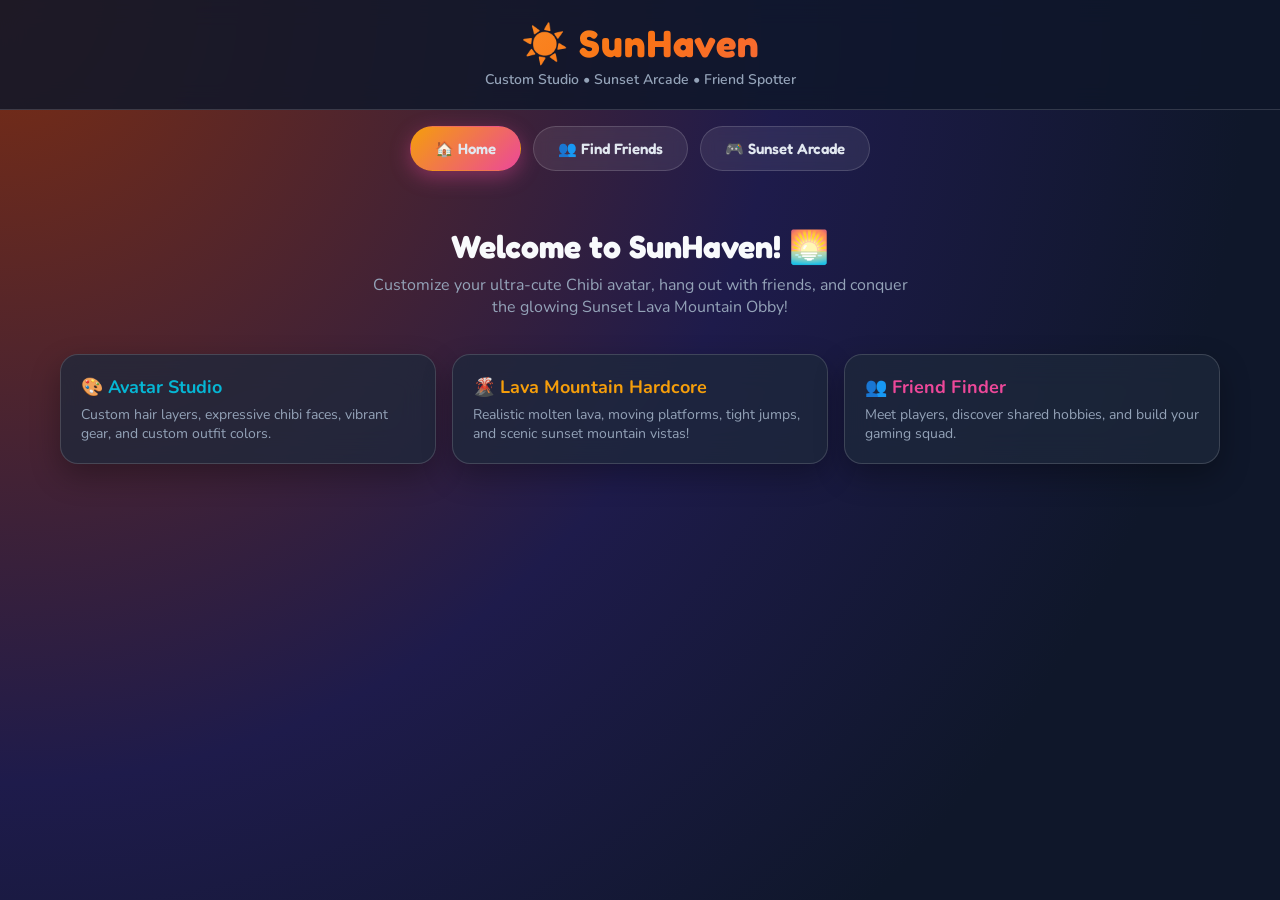
<file: 5Q code bases/SunHaven.html>
﻿<!DOCTYPE html>
<html lang="en">
<head>
  <meta charset="UTF-8" />
  <meta name="viewport" content="width=device-width, initial-scale=1.0" />
  <title>☀️ SunHaven - Ultimate Chibi Studio & Arcade</title>

  <style>
    @import url('https://fonts.googleapis.com/css2?family=Fredoka:wght@400;600;700&family=Nunito:wght@400;600;700;800&display=swap');

    :root {
      --primary: #8b5cf6;
      --primary-hover: #7c3aed;
      --accent-pink: #ec4899;
      --accent-cyan: #06b6d4;
      --accent-green: #10b981;
      --accent-sun: #f59e0b;
      --bg-dark: #0f172a;
      --card-bg: rgba(30, 41, 59, 0.75);
      --card-border: rgba(255, 255, 255, 0.15);
    }

    * { margin:0; padding:0; box-sizing:border-box; font-family: 'Nunito', sans-serif; }

    body {
      background: radial-gradient(circle at top left, #7c2d12, #1e1b4b 50%, #0f172a 80%), #0f172a;
      color: #f8fafc;
      min-height: 100vh;
      overflow-x: hidden;
    }

    header {
      background: rgba(15, 23, 42, 0.85);
      backdrop-filter: blur(12px);
      padding: 20px;
      text-align: center;
      border-bottom: 1px solid var(--card-border);
      position: relative;
      z-index: 10;
    }

    header h1 {
      font-family: 'Fredoka', cursive;
      font-size: 38px;
      background: linear-gradient(135deg, #fcd34d, #f97316, #ec4899);
      -webkit-background-clip: text;
      -webkit-text-fill-color: transparent;
      letter-spacing: 1px;
    }

    header p { margin-top: 4px; color: #94a3b8; font-weight: 600; font-size: 14px; }

    nav {
      display: flex;
      justify-content: center;
      gap: 12px;
      padding: 16px;
      flex-wrap: wrap;
      position: relative;
      z-index: 20;
    }

    nav button {
      font-family: 'Fredoka', sans-serif;
      padding: 12px 24px;
      border: 1px solid var(--card-border);
      border-radius: 99px;
      background: rgba(255, 255, 255, 0.08);
      color: #e2e8f0;
      font-size: 15px;
      font-weight: 600;
      cursor: pointer;
      transition: all 0.2s ease;
      backdrop-filter: blur(8px);
      user-select: none;
    }

    nav button:hover {
      background: var(--primary);
      border-color: var(--primary);
      transform: translateY(-2px);
      box-shadow: 0 6px 20px rgba(139, 92, 246, 0.4);
    }

    nav button.active-btn {
      background: linear-gradient(135deg, var(--accent-sun), var(--accent-pink));
      border-color: transparent;
      box-shadow: 0 6px 20px rgba(236, 72, 153, 0.4);
    }

    .page { display:none; padding:20px; max-width:1200px; margin:auto; animation: fadeIn 0.3s ease; }
    .active { display:block; }

    @keyframes fadeIn {
      from { opacity: 0; transform: translateY(8px); }
      to { opacity: 1; transform: translateY(0); }
    }

    .card {
      background: var(--card-bg);
      border: 1px solid var(--card-border);
      backdrop-filter: blur(16px);
      padding: 20px;
      margin-top: 16px;
      border-radius: 18px;
      box-shadow: 0 12px 30px rgba(0, 0, 0, 0.3);
      position: relative;
      z-index: 5;
    }

    .grid2 { display: grid; grid-template-columns: 340px 1fr; gap: 20px; }
    @media (max-width: 900px) { .grid2 { grid-template-columns: 1fr; } }

    label {
      display: block;
      margin-top: 12px;
      color: #cbd5e1;
      font-size: 12px;
      font-weight: 700;
      text-transform: uppercase;
      letter-spacing: 0.8px;
    }

    input, select {
      width: 100%;
      padding: 10px 14px;
      border: 1px solid var(--card-border);
      border-radius: 10px;
      font-size: 14px;
      margin-top: 4px;
      color: #f8fafc;
      outline: none;
      background: rgba(15, 23, 42, 0.7);
    }

    select option { background: #0f172a; color: #fff; }

    .searchBtn {
      margin-top: 14px;
      padding: 12px;
      width: 100%;
      background: linear-gradient(135deg, var(--accent-green), #059669);
      border: none;
      color: white;
      font-weight: 700;
      font-size: 15px;
      border-radius: 10px;
      cursor: pointer;
      transition: all 0.2s;
    }

    .searchBtn:hover { transform: translateY(-2px); }

    .gameButton {
      display: flex;
      align-items: center;
      justify-content: center;
      gap: 10px;
      width: 100%;
      margin-top: 10px;
      padding: 14px;
      font-family: 'Fredoka', sans-serif;
      font-size: 16px;
      border: none;
      border-radius: 12px;
      background: linear-gradient(135deg, #f97316, #ef4444);
      color: white;
      cursor: pointer;
      transition: all 0.2s ease;
      user-select: none;
    }

    .gameButton:hover {
      transform: translateY(-2px);
      box-shadow: 0 8px 20px rgba(249, 115, 22, 0.4);
    }

    .level-teleport {
      display: flex;
      gap: 10px;
      margin-top: 6px;
      background: rgba(0,0,0,0.2);
      padding: 8px;
      border-radius: 8px;
      align-items: center;
    }

    .level-teleport select { margin-top: 0; flex: 1; }
    .level-teleport button {
      background: var(--accent-pink);
      color: white;
      border: none;
      padding: 8px 12px;
      border-radius: 8px;
      cursor: pointer;
      font-weight: bold;
    }

    .canvas-wrapper { position: relative; display: flex; flex-direction: column; align-items: center; }

    canvas {
      background: #020617;
      display: block;
      margin: auto;
      border: 2px solid rgba(255, 255, 255, 0.2);
      border-radius: 16px;
      box-shadow: 0 15px 35px rgba(0, 0, 0, 0.5);
      max-width: 100%;
      height: auto;
      cursor: pointer;
    }

    .hud-bar {
      width: 100%;
      display: flex;
      justify-content: space-between;
      align-items: center;
      background: rgba(15, 23, 42, 0.85);
      border: 1px solid var(--card-border);
      padding: 10px 16px;
      border-radius: 12px;
      margin-top: 12px;
      flex-wrap: wrap;
      gap: 10px;
    }

    .hint { font-size: 13px; margin-top: 8px; color: #94a3b8; text-align: center; }

    .pill {
      background: rgba(139, 92, 246, 0.25);
      border: 1px solid rgba(139, 92, 246, 0.4);
      padding: 4px 14px;
      border-radius: 999px;
      font-size: 13px;
      font-weight: 700;
      color: #c084fc;
    }
    
    .level-pill {
      background: rgba(16, 185, 129, 0.25);
      border: 1px solid rgba(16, 185, 129, 0.4);
      padding: 4px 14px;
      border-radius: 999px;
      font-size: 13px;
      font-weight: 700;
      color: #34d399;
    }

    .lives-box { font-size: 18px; letter-spacing: 2px; text-shadow: 0 2px 4px rgba(0,0,0,0.5); }

    .sound-btn {
      background: rgba(255, 255, 255, 0.1);
      border: 1px solid var(--card-border);
      color: white;
      padding: 6px 12px;
      border-radius: 8px;
      cursor: pointer;
      font-size: 12px;
      display: flex;
      align-items: center;
      gap: 6px;
    }

    .ctrl-btn {
      font-family: 'Fredoka', sans-serif;
      background: rgba(255, 255, 255, 0.1);
      border: 1px solid var(--card-border);
      color: white;
      padding: 12px 20px;
      border-radius: 12px;
      font-size: 15px;
      cursor: pointer;
      user-select: none;
      touch-action: manipulation;
      transition: background 0.15s;
      flex: 1;
    }

    .ctrl-btn:active { background: var(--primary); }

    .friend-grid {
      display: grid;
      grid-template-columns: repeat(auto-fill, minmax(240px, 1fr));
      gap: 16px;
      margin-top: 16px;
    }

    .friend-card {
      background: rgba(30, 41, 59, 0.6);
      border: 1px solid var(--card-border);
      border-radius: 14px;
      padding: 14px;
      display: flex;
      align-items: center;
      gap: 15px;
    }

    .friend-avatar {
      font-size: 30px;
      background: rgba(255, 255, 255, 0.1);
      width: 50px;
      height: 50px;
      display: flex;
      align-items: center;
      justify-content: center;
      border-radius: 50%;
    }
  </style>
</head>

<body>
  <header>
    <h1>☀️ SunHaven</h1>
    <p>Custom Studio • Sunset Arcade • Friend Spotter</p>
  </header>

  <nav>
    <button id="btn-home" class="active-btn" onclick="showPage('home')">🏠 Home</button>
    <button id="btn-friends" onclick="showPage('friends')">👥 Find Friends</button>
    <button id="btn-games" onclick="showPage('games')">🎮 Sunset Arcade</button>
  </nav>

  <div id="home" class="page active">
    <div style="text-align: center; margin: 20px 0;">
      <h2 style="font-family:'Fredoka', sans-serif; font-size: 32px;">Welcome to SunHaven! 🌅</h2>
      <p style="color: #94a3b8; max-width: 550px; margin: 8px auto 0;">Customize your ultra-cute Chibi avatar, hang out with friends, and conquer the glowing Sunset Lava Mountain Obby!</p>
    </div>

    <div style="display: grid; grid-template-columns: repeat(auto-fit, minmax(260px, 1fr)); gap: 16px;">
      <div class="card">
        <h3 style="color: var(--accent-cyan); font-size: 18px;">🎨 Avatar Studio</h3>
        <p style="margin-top: 6px; color: #94a3b8; font-size: 14px;">Custom hair layers, expressive chibi faces, vibrant gear, and custom outfit colors.</p>
      </div>
      <div class="card">
        <h3 style="color: var(--accent-sun); font-size: 18px;">🌋 Lava Mountain Hardcore</h3>
        <p style="margin-top: 6px; color: #94a3b8; font-size: 14px;">Realistic molten lava, moving platforms, tight jumps, and scenic sunset mountain vistas!</p>
      </div>
      <div class="card">
        <h3 style="color: var(--accent-pink); font-size: 18px;">👥 Friend Finder</h3>
        <p style="margin-top: 6px; color: #94a3b8; font-size: 14px;">Meet players, discover shared hobbies, and build your gaming squad.</p>
      </div>
    </div>
  </div>

  <div id="friends" class="page">
    <h2 style="font-family:'Fredoka', sans-serif;">Find Players & Friends</h2>

    <div class="card">
      <div style="display: flex; gap: 12px; flex-wrap: wrap;">
        <div style="flex: 1; min-width: 200px;">
          <input id="interest" placeholder="Try searching: parkour, gaming, art, anime..." />
        </div>
        <div style="flex: 0 0 160px;">
          <button class="searchBtn" onclick="findCommunity()">Search Friends</button>
        </div>
      </div>
      <div id="results" class="friend-grid"></div>
    </div>
  </div>

  <div id="games" class="page">
    <div class="grid2">
      <div>
        <div class="card" style="margin-top:0;">
          <h3 style="font-family:'Fredoka', sans-serif; font-size: 20px; color: var(--accent-pink);">🎨 Chibi Styling</h3>
          
          <label>Skin Tone</label>
          <select id="skinColor" onchange="updateChibiPreview()">
            <option value="#f5c7a9">Light Porcelain</option>
            <option value="#e9b38c">Warm Peach</option>
            <option value="#c98f6b">Golden Tan</option>
            <option value="#a86a4f">Rich Caramel</option>
          </select>

          <label>Hair Style</label>
          <select id="hairStyle" onchange="updateChibiPreview()">
            <option value="animeHero">Shounen Hero (Spiky)</option>
            <option value="ponytail">Action Ponytail</option>
            <option value="wavy">Elegant Anime Waves</option>
            <option value="spiky">Super Saiyan Spikes</option>
            <option value="buns">Odango (Twin Buns)</option>
            <option value="twintails">Vocaloid Twintails</option>
            <option value="neat">Classic Anime Bob</option>
          </select>

          <label>Hair Color</label>
          <select id="hairColor" onchange="updateChibiPreview()">
            <option value="#f59e0b">Golden Sunset Blonde</option>
            <option value="#ef4444">Crimson Red</option>
            <option value="#111827">Jet Black</option>
            <option value="#92400e">Chestnut Brown</option>
            <option value="#7c3aed">Electric Purple</option>
            <option value="#06b6d4">Pastel Cyan</option>
            <option value="#ec4899">Bubblegum Pink</option>
          </select>

          <label>Expression</label>
          <select id="expression" onchange="updateChibiPreview()">
            <option value="smile">Happy Smile 😊</option>
            <option value="wink">Playful Wink 😉</option>
            <option value="cat">Cute Cat Face 😸</option>
            <option value="surprised">Excited 😮</option>
          </select>

          <label>Accessory</label>
          <select id="accessory" onchange="updateChibiPreview()">
            <option value="crown">Golden Royal Crown 👑</option>
            <option value="catEars">Necko Cat Ears 🐱</option>
            <option value="bow">Cute Red Bow 🎀</option>
            <option value="none">None</option>
          </select>

          <label>Outfit Style</label>
          <select id="outfitStyle" onchange="updateChibiPreview()">
            <option value="squidSuit">SunHaven Tracksuit ☀️</option>
            <option value="hoodie">Cozy Hoodie</option>
            <option value="tshirt">Classic T-Shirt</option>
            <option value="dress">Cute Dress</option>
          </select>

          <label>Top Color</label>
          <select id="shirtColor" onchange="updateChibiPreview()">
            <option value="#f97316">Sunset Orange</option>
            <option value="#ef4444">Ruby Red</option>
            <option value="#3b82f6">Royal Blue</option>
            <option value="#8b5cf6">Neon Purple</option>
            <option value="#059669">Emerald Green</option>
          </select>

          <label>Bottoms Color</label>
          <select id="pantsColor" onchange="updateChibiPreview()">
            <option value="#1e293b">Dark Slate</option>
            <option value="#c2410c">Lava Rust</option>
            <option value="#1d4ed8">Denim Blue</option>
            <option value="#f8fafc">Snow White</option>
          </select>
        </div>

        <div class="card">
          <h3 style="font-family:'Fredoka', sans-serif; font-size: 20px; color: var(--accent-sun);">🌋 Sunset Mountain Obby</h3>
          <button class="gameButton" onclick="startObbyGame()">🔥 Play Sunset Obby</button>
          
          <label style="margin-top: 15px; color: #f472b6;">Warp to Stage</label>
          <div class="level-teleport">
            <select id="levelSelectDrop">
              <option value="1">Level 1 - Sunset Ascent</option>
              <option value="2">Level 2 - Lava Gap</option>
              <option value="3">Level 3 - Moving Platforms</option>
              <option value="4">Level 4 - Precision Pillars</option>
              <option value="5">Level 5 - Lava Wave Crags</option>
              <option value="6">Level 6 - Floating Ember Steps</option>
              <option value="7">Level 7 - Molten Slalom</option>
              <option value="8">Level 8 - Tiny Ridge Leap</option>
              <option value="9">Level 9 - Inferno Summit</option>
              <option value="10">Level 10 - SunHaven Champion</option>
            </select>
            <button onclick="teleport()">WARP</button>
          </div>
        </div>
      </div>

      <div class="canvas-wrapper">
        <canvas id="gameCanvas" width="850" height="520"></canvas>
        
        <div class="hud-bar">
          <div class="pill" id="gameStatus">Styling Preview Mode</div>
          <div class="level-pill" id="levelDisplay" style="display:none;">Level: 1/10</div>
          <div class="lives-box" id="livesDisplay">❤️❤️❤️</div>
          <button class="sound-btn" onclick="toggleSound()">
            <span id="soundIcon">🔊</span> Audio: <span id="soundText">ON</span>
          </button>
        </div>

        <div style="display: flex; gap: 10px; margin-top: 10px; justify-content: center; width: 100%;">
          <button class="ctrl-btn" id="btn-left">⬅️ Left</button>
          <button class="ctrl-btn" id="btn-right">➡️ Right</button>
          <button class="ctrl-btn" id="btn-jump">🚀 Jump</button>
        </div>

        <div class="hint" id="gameHint">Controls: Arrow Keys / WASD or Touch Controls!</div>
      </div>
    </div>
  </div>

  <script>
    if (!CanvasRenderingContext2D.prototype.roundRect) {
      CanvasRenderingContext2D.prototype.roundRect = function (x, y, w, h, r = 0) {
        if (typeof r === 'number') r = [r, r, r, r];
        this.beginPath(); this.moveTo(x + r[0], y); this.lineTo(x + w - r[1], y);
        this.quadraticCurveTo(x + w, y, x + w, y + r[1]); this.lineTo(x + w, y + h - r[2]);
        this.quadraticCurveTo(x + w, y + h, x + w - r[2], y + h); this.lineTo(x + r[3], y + h);
        this.quadraticCurveTo(x, y + h, x, y + h - r[3]); this.lineTo(x, y + r[0]);
        this.quadraticCurveTo(x, y, x + r[0], y); this.closePath();
        return this;
      };
    }

    // ===== FIND FRIENDS SYSTEM =====
    function findCommunity() {
      const query = document.getElementById("interest").value.trim().toLowerCase();
      const resultsDiv = document.getElementById("results");
      resultsDiv.innerHTML = ""; 

      if (!query) {
        resultsDiv.innerHTML = "<p style='color:#ef4444; width:100%;'>Please enter an interest!</p>";
        return;
      }

      const mockFriends = [
        { name: "SunsetRider", emoji: "🌅" },
        { name: "LavaJumper", emoji: "🌋" },
        { name: "ChibiStar", emoji: "✨" },
        { name: "SunHavenPro", emoji: "👑" },
        { name: "ParkourBunny", emoji: "🐰" },
        { name: "EmberKnight", emoji: "🔥" }
      ];

      const shuffled = mockFriends.sort(() => 0.5 - Math.random()).slice(0, 3);
      
      shuffled.forEach(f => {
        resultsDiv.innerHTML += `
          <div class="friend-card">
            <div class="friend-avatar">${f.emoji}</div>
            <div>
              <div style="font-weight: 700; color: #f8fafc;">${f.name}</div>
              <div style="font-size: 13px; color: #94a3b8;">Enjoys ${query}!</div>
              <button style="margin-top: 8px; padding: 4px 10px; border:none; background: var(--primary); color:white; border-radius: 6px; cursor:pointer; font-size:12px;">Add Friend</button>
            </div>
          </div>
        `;
      });
    }

    // ===== AUDIO SYSTEM =====
    let soundEnabled = true;
    let audioCtx = null;
    function toggleSound() {
      soundEnabled = !soundEnabled;
      document.getElementById("soundText").textContent = soundEnabled ? "ON" : "OFF";
      document.getElementById("soundIcon").textContent = soundEnabled ? "🔊" : "🔇";
    }
    function playSynthSound(freq, duration, type="sine") {
      if (!soundEnabled) return;
      try {
        const AudioCtx = window.AudioContext || window.webkitAudioContext;
        if (!audioCtx && AudioCtx) audioCtx = new AudioCtx();
        if (audioCtx && audioCtx.state === 'suspended') audioCtx.resume();
        if (!audioCtx) return;
        const osc = audioCtx.createOscillator();
        const gain = audioCtx.createGain();
        osc.type = type; osc.frequency.setValueAtTime(freq, audioCtx.currentTime);
        gain.gain.setValueAtTime(0.12, audioCtx.currentTime);
        gain.gain.exponentialRampToValueAtTime(0.0001, audioCtx.currentTime + duration);
        osc.connect(gain); gain.connect(audioCtx.destination);
        osc.start(); osc.stop(audioCtx.currentTime + duration);
      } catch(e) {}
    }

    // ===== LEVEL & LIVES SYSTEM =====
    let playerLives = 3;
    let currentLevel = 1;
    const maxLevels = 10;

    function teleport() {
      const selected = parseInt(document.getElementById("levelSelectDrop").value);
      currentLevel = selected;
      startObbyGame(); 
    }

    function updateLivesHUD() {
      const hud = document.getElementById("livesDisplay");
      if (playerLives <= 0) hud.textContent = "💀 GAME OVER";
      else hud.textContent = "❤️".repeat(playerLives);
    }
    function resetGameStats() {
      playerLives = 3;
      updateLivesHUD();
      updateLevelHUD();
    }
    function updateLevelHUD() {
      const lvlDisp = document.getElementById("levelDisplay");
      if (mode) {
        lvlDisp.style.display = "block";
        lvlDisp.textContent = `Level: ${currentLevel}/${maxLevels}`;
      } else {
        lvlDisp.style.display = "none";
      }
    }

    function loseLife() {
      playerLives--;
      updateLivesHUD();
      playSynthSound(150, 0.4, "sawtooth");
      return playerLives <= 0;
    }

    // ===== NAVIGATION & CANVAS =====
    function showPage(page) {
      stopGame();
      document.querySelectorAll(".page").forEach(p => p.classList.remove("active"));
      document.getElementById(page).classList.add("active");
      document.querySelectorAll("nav button").forEach(btn => btn.classList.remove("active-btn"));
      const activeNav = document.getElementById("btn-" + page);
      if (activeNav) activeNav.classList.add("active-btn");
      playSynthSound(440, 0.08);
      if (page === 'games') setTimeout(updateChibiPreview, 50);
    }

    const canvas = document.getElementById("gameCanvas");
    const ctx = canvas.getContext("2d");
    const gameStatus = document.getElementById("gameStatus");

    const colorPick = {
      skin: () => document.getElementById("skinColor").value,
      hairStyle: () => document.getElementById("hairStyle").value,
      hair: () => document.getElementById("hairColor").value,
      expression: () => document.getElementById("expression").value,
      accessory: () => document.getElementById("accessory").value,
      outfitStyle: () => document.getElementById("outfitStyle").value,
      shirt: () => document.getElementById("shirtColor").value,
      pants: () => document.getElementById("pantsColor").value
    };

    function clearCanvas() { ctx.clearRect(0, 0, canvas.width, canvas.height); }

    function drawChibi(x, y, scale = 1, dir = 1) {
      const skin = colorPick.skin(), hairStyle = colorPick.hairStyle(), hair = colorPick.hair();
      const expr = colorPick.expression(), acc = colorPick.accessory();
      const outfit = colorPick.outfitStyle(), shirt = colorPick.shirt(), pants = colorPick.pants();
      const s = 0.95 * scale, headR = 18 * s, headX = x, headY = y - 56 * s;

      // Back Hair
      ctx.fillStyle = hair;
      if (hairStyle === 'wavy') {
        ctx.beginPath(); ctx.moveTo(headX - headR, headY); ctx.quadraticCurveTo(headX - 25*s, headY + 20*s, headX - 15*s, headY + 35*s); ctx.quadraticCurveTo(headX - 5*s, headY + 20*s, headX, headY + 10*s); ctx.quadraticCurveTo(headX + 5*s, headY + 20*s, headX + 15*s, headY + 35*s); ctx.quadraticCurveTo(headX + 25*s, headY + 20*s, headX + headR, headY); ctx.fill();
      } else if (hairStyle === 'twintails') {
        ctx.beginPath(); ctx.moveTo(headX - 16*s, headY); ctx.quadraticCurveTo(headX - 35*s, headY + 10*s, headX - 25*s, headY + 45*s); ctx.lineTo(headX - 18*s, headY + 20*s); ctx.fill();
        ctx.beginPath(); ctx.moveTo(headX + 16*s, headY); ctx.quadraticCurveTo(headX + 35*s, headY + 10*s, headX + 25*s, headY + 45*s); ctx.lineTo(headX + 18*s, headY + 20*s); ctx.fill();
      } else if (hairStyle === 'ponytail') {
        ctx.beginPath(); ctx.moveTo(headX + (dir * 8*s), headY - 12*s); ctx.quadraticCurveTo(headX + (dir * 30*s), headY - 20*s, headX + (dir * 25*s), headY + 15*s); ctx.lineTo(headX + (dir * 12*s), headY + 5*s); ctx.fill();
      } else if (hairStyle === 'neat') {
         ctx.beginPath(); ctx.moveTo(headX - headR - 2*s, headY); ctx.lineTo(headX - headR - 4*s, headY + 15*s); ctx.lineTo(headX + headR + 4*s, headY + 15*s); ctx.lineTo(headX + headR + 2*s, headY); ctx.fill();
      }

      // Head & Face
      ctx.fillStyle = skin; ctx.beginPath(); ctx.arc(headX, headY, headR, 0, Math.PI * 2); ctx.fill();
      ctx.fillStyle = "rgba(244, 63, 94, 0.3)"; ctx.beginPath(); ctx.arc(headX - 9 * s, headY + 5 * s, 4 * s, 0, Math.PI * 2); ctx.arc(headX + 9 * s, headY + 5 * s, 4 * s, 0, Math.PI * 2); ctx.fill();
      ctx.fillStyle = "#0f172a";
      if (expr === 'wink') {
        ctx.beginPath(); ctx.arc(headX - 6 * s + (dir * 1.5), headY + 2 * s, 3.2 * s, 0, Math.PI * 2); ctx.fill();
        ctx.strokeStyle = "#0f172a"; ctx.lineWidth = 2 * s; ctx.beginPath(); ctx.arc(headX + 6 * s, headY + 2 * s, 3.2 * s, Math.PI, 0); ctx.stroke();
      } else {
        ctx.beginPath(); ctx.arc(headX - 6 * s + (dir * 1.2), headY + 2 * s, 3.4 * s, 0, Math.PI * 2); ctx.arc(headX + 6 * s + (dir * 1.2), headY + 2 * s, 3.4 * s, 0, Math.PI * 2); ctx.fill();
        ctx.fillStyle = "#ffffff"; ctx.beginPath(); ctx.arc(headX - 7 * s + (dir * 1.2), headY + 0.8 * s, 1.4 * s, 0, Math.PI * 2); ctx.arc(headX + 5 * s + (dir * 1.2), headY + 0.8 * s, 1.4 * s, 0, Math.PI * 2); ctx.fill();
      }
      ctx.strokeStyle = "#0f172a"; ctx.lineWidth = 1.8 * s;
      if (expr === 'cat') {
        ctx.beginPath(); ctx.arc(headX - 2 * s, headY + 8 * s, 2 * s, 0, Math.PI); ctx.arc(headX + 2 * s, headY + 8 * s, 2 * s, 0, Math.PI); ctx.stroke();
      } else if (expr === 'surprised') {
        ctx.fillStyle = "#0f172a"; ctx.beginPath(); ctx.arc(headX, headY + 9 * s, 2.5 * s, 0, Math.PI * 2); ctx.fill();
      } else {
        ctx.beginPath(); ctx.arc(headX, headY + 6 * s, 3.5 * s, 0.1 * Math.PI, 0.9 * Math.PI); ctx.stroke();
      }

      // Front Hair
      ctx.fillStyle = hair; ctx.beginPath(); ctx.arc(headX, headY - 3*s, headR + 2*s, Math.PI, 0); ctx.fill();
      if (hairStyle === 'animeHero') {
        ctx.beginPath(); ctx.moveTo(headX - headR - 2*s, headY - 5*s); ctx.lineTo(headX - 12*s, headY + 10*s); ctx.lineTo(headX - 8*s, headY - 2*s); ctx.lineTo(headX - 2*s, headY + 8*s); ctx.lineTo(headX, headY - 4*s); ctx.lineTo(headX + 6*s, headY + 7*s); ctx.lineTo(headX + 8*s, headY - 2*s); ctx.lineTo(headX + 14*s, headY + 9*s); ctx.lineTo(headX + headR + 2*s, headY - 5*s); ctx.lineTo(headX + 10*s, headY - 22*s); ctx.lineTo(headX + 2*s, headY - 16*s); ctx.lineTo(headX - 4*s, headY - 24*s); ctx.lineTo(headX - 8*s, headY - 15*s); ctx.lineTo(headX - 16*s, headY - 20*s); ctx.fill();
      } else if (hairStyle === 'spiky') {
        ctx.beginPath(); ctx.moveTo(headX - headR, headY); ctx.lineTo(headX - 22*s, headY - 15*s); ctx.lineTo(headX - 12*s, headY - 10*s); ctx.lineTo(headX - 18*s, headY - 28*s); ctx.lineTo(headX - 6*s, headY - 18*s); ctx.lineTo(headX - 2*s, headY - 35*s); ctx.lineTo(headX + 4*s, headY - 18*s); ctx.lineTo(headX + 16*s, headY - 26*s); ctx.lineTo(headX + 10*s, headY - 12*s); ctx.lineTo(headX + 22*s, headY - 14*s); ctx.lineTo(headX + headR, headY); ctx.lineTo(headX + 8*s, headY + 6*s); ctx.lineTo(headX + 4*s, headY - 4*s); ctx.lineTo(headX - 2*s, headY + 5*s); ctx.lineTo(headX - 6*s, headY - 3*s); ctx.lineTo(headX - 12*s, headY + 4*s); ctx.fill();
      } else {
        ctx.beginPath(); ctx.moveTo(headX - headR - 2*s, headY - 4*s); ctx.lineTo(headX - 13*s, headY + 12*s); ctx.lineTo(headX - 9*s, headY - 2*s); ctx.lineTo(headX - 4*s, headY + 6*s); ctx.lineTo(headX, headY - 3*s); ctx.lineTo(headX + 6*s, headY + 7*s); ctx.lineTo(headX + 10*s, headY - 2*s); ctx.lineTo(headX + 14*s, headY + 11*s); ctx.lineTo(headX + headR + 2*s, headY - 4*s); ctx.fill();
        if (hairStyle === 'buns') {
          ctx.beginPath(); ctx.arc(headX - 14 * s, headY - 14 * s, 7 * s, 0, Math.PI * 2); ctx.fill(); ctx.beginPath(); ctx.arc(headX + 14 * s, headY - 14 * s, 7 * s, 0, Math.PI * 2); ctx.fill();
          ctx.beginPath(); ctx.moveTo(headX - 18*s, headY - 14*s); ctx.lineTo(headX - 22*s, headY + 2*s); ctx.lineTo(headX - 12*s, headY - 10*s); ctx.fill(); ctx.beginPath(); ctx.moveTo(headX + 18*s, headY - 14*s); ctx.lineTo(headX + 22*s, headY + 2*s); ctx.lineTo(headX + 12*s, headY - 10*s); ctx.fill();
        }
      }

      // Highlights
      ctx.strokeStyle = "rgba(255, 255, 255, 0.4)"; ctx.lineWidth = 2 * s; ctx.beginPath();
      if (hairStyle === 'spiky' || hairStyle === 'animeHero') { ctx.moveTo(headX - 10*s, headY - 10*s); ctx.lineTo(headX - 4*s, headY - 13*s); ctx.lineTo(headX + 2*s, headY - 9*s); ctx.lineTo(headX + 8*s, headY - 12*s); } 
      else { ctx.arc(headX, headY - 6 * s, headR - 3 * s, 1.2 * Math.PI, 1.8 * Math.PI); }
      ctx.stroke();

      // Accessories
      if (acc === 'crown') {
        ctx.fillStyle = "#f59e0b"; ctx.beginPath(); ctx.moveTo(headX - 10 * s, headY - headR); ctx.lineTo(headX - 12 * s, headY - headR - 12 * s); ctx.lineTo(headX - 4 * s, headY - headR - 4 * s); ctx.lineTo(headX, headY - headR - 15 * s); ctx.lineTo(headX + 4 * s, headY - headR - 4 * s); ctx.lineTo(headX + 12 * s, headY - headR - 12 * s); ctx.lineTo(headX + 10 * s, headY - headR); ctx.fill();
      } else if (acc === 'catEars') {
        ctx.fillStyle = hair; ctx.beginPath(); ctx.moveTo(headX - 14 * s, headY - 10 * s); ctx.lineTo(headX - 18 * s, headY - 24 * s); ctx.lineTo(headX - 4 * s, headY - 16 * s); ctx.fill(); ctx.fillStyle = "#ec4899"; ctx.beginPath(); ctx.moveTo(headX - 13 * s, headY - 13 * s); ctx.lineTo(headX - 16 * s, headY - 21 * s); ctx.lineTo(headX - 6 * s, headY - 16 * s); ctx.fill();
        ctx.fillStyle = hair; ctx.beginPath(); ctx.moveTo(headX + 14 * s, headY - 10 * s); ctx.lineTo(headX + 18 * s, headY - 24 * s); ctx.lineTo(headX + 4 * s, headY - 16 * s); ctx.fill(); ctx.fillStyle = "#ec4899"; ctx.beginPath(); ctx.moveTo(headX + 13 * s, headY - 13 * s); ctx.lineTo(headX + 16 * s, headY - 21 * s); ctx.lineTo(headX + 6 * s, headY - 16 * s); ctx.fill();
      } else if (acc === 'bow') {
        ctx.fillStyle = "#ef4444"; ctx.beginPath(); ctx.ellipse(headX - 8 * s, headY - headR, 7 * s, 4 * s, -0.2, 0, Math.PI * 2); ctx.ellipse(headX + 8 * s, headY - headR, 7 * s, 4 * s, 0.2, 0, Math.PI * 2); ctx.fill(); ctx.beginPath(); ctx.arc(headX, headY - headR, 3 * s, 0, Math.PI * 2); ctx.fill();
      }

      // Body
      const torsoW = 30 * s, torsoH = 22 * s, torsoX = headX - torsoW / 2, torsoY = y - 38 * s;
      const legW = 11 * s, legH = 22 * s, legY = y - 22 * s;
      const armW = 8 * s, armH = 22 * s, leftArmX = torsoX - armW - 1 * s, rightArmX = torsoX + torsoW + 1 * s, armY = torsoY + 2 * s;

      ctx.fillStyle = pants; ctx.fillRect(x - 12 * s, legY, legW, legH); ctx.fillRect(x + 1 * s, legY, legW, legH);
      ctx.fillStyle = shirt; ctx.fillRect(leftArmX, armY, armW, armH); ctx.fillRect(rightArmX, armY, armW, armH);
      ctx.fillStyle = skin; ctx.fillRect(leftArmX, armY + armH - 4 * s, armW, 6 * s); ctx.fillRect(rightArmX, armY + armH - 4 * s, armW, 6 * s);
      ctx.fillStyle = shirt; ctx.fillRect(torsoX, torsoY, torsoW, torsoH);

      if (outfit === "squidSuit") {
        ctx.fillStyle = "#ffffff"; ctx.font = `bold ${10 * s}px sans-serif`; ctx.textAlign = "center"; ctx.fillText("777", torsoX + torsoW / 2, torsoY + 14 * s);
      }
      ctx.fillStyle = "#0f172a"; ctx.fillRect(x - 13 * s, y - 2 * s, 11 * s, 4 * s); ctx.fillRect(x + 2 * s, y - 2 * s, 11 * s, 4 * s);
    }

    let mode = null, rafId = null, simonInterval = null, keys = {};

    function updateChibiPreview() {
      if (mode !== null) return;
      clearCanvas();
      document.getElementById("levelDisplay").style.display = "none";
      ctx.fillStyle = "#f97316"; ctx.fillRect(0, 0, canvas.width, canvas.height);
      ctx.fillStyle = "#f8fafc"; ctx.textAlign = "center"; ctx.font = "bold 32px 'Fredoka'";
      ctx.fillText("Styling Studio", canvas.width / 2, 70);
      drawChibi(canvas.width / 2, 380, 1.25, 1);
    }

    function stopGame() {
      mode = null;
      if (rafId) cancelAnimationFrame(rafId);
      if (simonInterval) clearInterval(simonInterval);
      rafId = null; simonInterval = null;
    }

    // ===== SUNSET & REALISTIC LAVA OBBY ENGINE =====
    let obbyPlayer = { x: 50, y: 350, vx: 0, vy: 0, size: 28, isGrounded: false, dir: 1 };
    let obbyPlatforms = [];
    let obbyHazards = [];
    let obbyEmbers = [];
    let obbyLavaTime = 0;

    // Generate Ember Particles
    for (let i = 0; i < 40; i++) {
      obbyEmbers.push({
        x: Math.random() * 850,
        y: Math.random() * 520,
        r: Math.random() * 2 + 1,
        speedY: Math.random() * 0.8 + 0.2,
        speedX: (Math.random() - 0.5) * 0.4,
        alpha: Math.random() * 0.8 + 0.2
      });
    }

    function generateObbyLevel(lvl) {
      obbyPlatforms = [];
      obbyHazards = [];

      // Spawn platform
      obbyPlatforms.push({ x: 30, y: 400, w: 90, h: 20, type: 'start' });

      // Goal platform at the right top/mid
      obbyPlatforms.push({ x: 740, y: 180, w: 90, h: 20, type: 'goal' });

      // Increasing difficulty based on level
      const count = 5 + Math.min(lvl, 5);
      let lastX = 120;
      let lastY = 390;

      for (let i = 0; i < count; i++) {
        // Platform width decreases with levels (Harder!)
        const pWidth = Math.max(35, 75 - lvl * 4);
        const gap = 60 + Math.random() * (45 + lvl * 5);
        const nextX = Math.min(700, lastX + gap);
        const nextY = Math.max(160, Math.min(420, lastY + (Math.random() * 120 - 60)));

        const isMoving = (lvl >= 3) && (i % 2 === 1);
        const isLavaBlock = (lvl >= 5) && (i % 3 === 0);

        if (isLavaBlock) {
          obbyHazards.push({
            x: nextX,
            y: nextY,
            w: pWidth,
            h: 18
          });
        } else {
          obbyPlatforms.push({
            x: nextX,
            y: nextY,
            w: pWidth,
            h: 18,
            moving: isMoving,
            minX: nextX - 30,
            maxX: nextX + 30,
            speed: (1.2 + lvl * 0.2) * (i % 2 === 0 ? 1 : -1)
          });
        }

        lastX = nextX;
        lastY = nextY;
      }

      obbyPlayer.x = 60;
      obbyPlayer.y = 350;
      obbyPlayer.vx = 0;
      obbyPlayer.vy = 0;
    }

    function startObbyGame() {
      stopGame();
      mode = "obby";
      gameStatus.textContent = "Sunset Lava Mountain Obby";
      updateLevelHUD();
      generateObbyLevel(currentLevel);
      obbyLoop();
    }

    function drawSunsetSky() {
      // Warm Sunset Gradient
      const skyGrad = ctx.createLinearGradient(0, 0, 0, canvas.height);
      skyGrad.addColorStop(0, "#2e1065");   // Deep Twilight Purple
      skyGrad.addColorStop(0.35, "#7c2d12"); // Warm Terracotta
      skyGrad.addColorStop(0.65, "#ea580c"); // Sunset Orange
      skyGrad.addColorStop(1, "#f59e0b");    // Sun Glow Yellow
      ctx.fillStyle = skyGrad;
      ctx.fillRect(0, 0, canvas.width, canvas.height);

      // Sun
      const sunGrad = ctx.createRadialGradient(425, 260, 10, 425, 260, 120);
      sunGrad.addColorStop(0, "rgba(254, 240, 138, 1)");
      sunGrad.addColorStop(0.3, "rgba(251, 146, 60, 0.8)");
      sunGrad.addColorStop(1, "rgba(249, 115, 22, 0)");
      ctx.fillStyle = sunGrad;
      ctx.beginPath();
      ctx.arc(425, 260, 120, 0, Math.PI * 2);
      ctx.fill();

      // Mountain Silhouettes
      ctx.fillStyle = "#1e1b4b";
      ctx.beginPath();
      ctx.moveTo(0, 450);
      ctx.lineTo(120, 280);
      ctx.lineTo(260, 450);
      ctx.lineTo(400, 220);
      ctx.lineTo(580, 450);
      ctx.lineTo(720, 250);
      ctx.lineTo(850, 450);
      ctx.lineTo(850, 520);
      ctx.lineTo(0, 520);
      ctx.fill();

      // Front Mountain Ridge
      ctx.fillStyle = "#0f172a";
      ctx.beginPath();
      ctx.moveTo(0, 480);
      ctx.lineTo(180, 340);
      ctx.lineTo(340, 480);
      ctx.lineTo(520, 320);
      ctx.lineTo(680, 480);
      ctx.lineTo(850, 360);
      ctx.lineTo(850, 520);
      ctx.lineTo(0, 520);
      ctx.fill();

      // Floating Embers
      obbyEmbers.forEach(p => {
        p.y -= p.speedY;
        p.x += p.speedX;
        if (p.y < 0) { p.y = canvas.height; p.x = Math.random() * canvas.width; }
        ctx.fillStyle = `rgba(254, 215, 170, ${p.alpha})`;
        ctx.beginPath();
        ctx.arc(p.x, p.y, p.r, 0, Math.PI * 2);
        ctx.fill();
      });
    }

    function drawRealisticLava() {
      obbyLavaTime += 0.05;
      const lavaY = 460;
      const lavaH = 60;

      // Molten Deep Base
      const lavaGrad = ctx.createLinearGradient(0, lavaY, 0, canvas.height);
      lavaGrad.addColorStop(0, "#f97316");
      lavaGrad.addColorStop(0.3, "#dc2626");
      lavaGrad.addColorStop(0.7, "#7f1d1d");
      lavaGrad.addColorStop(1, "#450a0a");

      // Lava Heat Glow Layer
      ctx.save();
      ctx.shadowBlur = 25;
      ctx.shadowColor = "#ef4444";

      ctx.fillStyle = lavaGrad;
      ctx.beginPath();
      ctx.moveTo(0, canvas.height);
      ctx.lineTo(0, lavaY);

      // Wave motion for dynamic realistic surface
      for (let x = 0; x <= canvas.width; x += 20) {
        const yWave = Math.sin(obbyLavaTime + x * 0.03) * 6 + Math.cos(obbyLavaTime * 0.8 + x * 0.02) * 4;
        ctx.lineTo(x, lavaY + yWave);
      }

      ctx.lineTo(canvas.width, canvas.height);
      ctx.closePath();
      ctx.fill();
      ctx.restore();

      // Bright Molten Crust Swirls
      ctx.strokeStyle = "#fef08a";
      ctx.lineWidth = 3;
      ctx.beginPath();
      for (let x = 10; x < canvas.width; x += 40) {
        const waveY = lavaY + Math.sin(obbyLavaTime + x * 0.04) * 6;
        ctx.moveTo(x, waveY + 2);
        ctx.lineTo(x + 20, waveY + Math.cos(obbyLavaTime + x) * 3 + 2);
      }
      ctx.stroke();

      // Rising Lava Bubbles
      for (let i = 0; i < 6; i++) {
        const bx = (Math.sin(obbyLavaTime + i * 99) * 0.5 + 0.5) * canvas.width;
        const by = lavaY + 15 + Math.cos(obbyLavaTime * 1.5 + i) * 10;
        ctx.fillStyle = "#facc15";
        ctx.beginPath();
        ctx.arc(bx, by, 3 + (i % 3), 0, Math.PI * 2);
        ctx.fill();
      }
    }

    function obbyLoop() {
      if (mode !== "obby") return;

      // Controls Input
      const speed = 4.5;
      if (keys["ArrowLeft"] || keys["a"] || keys["A"] || touchControls.left) {
        obbyPlayer.vx = -speed;
        obbyPlayer.dir = -1;
      } else if (keys["ArrowRight"] || keys["d"] || keys["D"] || touchControls.right) {
        obbyPlayer.vx = speed;
        obbyPlayer.dir = 1;
      } else {
        obbyPlayer.vx *= 0.7;
      }

      if ((keys["ArrowUp"] || keys["w"] || keys["W"] || keys[" "] || touchControls.jump) && obbyPlayer.isGrounded) {
        obbyPlayer.vy = -11.5;
        obbyPlayer.isGrounded = false;
        playSynthSound(587.33, 0.12, "triangle");
      }

      // Gravity Physics
      obbyPlayer.vy += 0.55;
      obbyPlayer.x += obbyPlayer.vx;
      obbyPlayer.y += obbyPlayer.vy;

      // Canvas boundary limits
      if (obbyPlayer.x < 15) obbyPlayer.x = 15;
      if (obbyPlayer.x > canvas.width - 15) obbyPlayer.x = canvas.width - 15;

      // Platform Collision Detection
      obbyPlayer.isGrounded = false;
      obbyPlatforms.forEach(p => {
        if (p.moving) {
          p.x += p.speed;
          if (p.x < p.minX || p.x > p.maxX) p.speed *= -1;
        }

        // Top-side landing check
        if (
          obbyPlayer.x + 12 > p.x &&
          obbyPlayer.x - 12 < p.x + p.w &&
          obbyPlayer.y >= p.y - 4 &&
          obbyPlayer.y <= p.y + 12 &&
          obbyPlayer.vy >= 0
        ) {
          obbyPlayer.isGrounded = true;
          obbyPlayer.vy = 0;
          obbyPlayer.y = p.y;
          if (p.moving) obbyPlayer.x += p.speed; // Move player with platform

          // Level completion flag
          if (p.type === 'goal') {
            playSynthSound(880, 0.3, "sine");
            if (currentLevel < maxLevels) {
              currentLevel++;
              updateLevelHUD();
              generateObbyLevel(currentLevel);
            } else {
              alert("🎉 AMAZING! You completed all 10 stages of the SunHaven Sunset Obby!");
              currentLevel = 1;
              generateObbyLevel(currentLevel);
            }
          }
        }
      });

      // Hazard Collision
      obbyHazards.forEach(h => {
        if (
          obbyPlayer.x + 10 > h.x &&
          obbyPlayer.x - 10 < h.x + h.w &&
          obbyPlayer.y - 25 < h.y + h.h &&
          obbyPlayer.y > h.y
        ) {
          handleDeath();
        }
      });

      // Lava Death Check
      if (obbyPlayer.y >= 460) {
        handleDeath();
      }

      // Drawing Phase
      drawSunsetSky();

      // Draw Platforms
      obbyPlatforms.forEach(p => {
        if (p.type === 'start') ctx.fillStyle = "#10b981";
        else if (p.type === 'goal') ctx.fillStyle = "#f59e0b";
        else ctx.fillStyle = "#334155";

        ctx.beginPath();
        ctx.roundRect(p.x, p.y, p.w, p.h, 6);
        ctx.fill();

        // Highlighting
        ctx.fillStyle = "rgba(255,255,255,0.2)";
        ctx.fillRect(p.x, p.y, p.w, 3);
      });

      // Draw Hazard Blocks
      obbyHazards.forEach(h => {
        ctx.fillStyle = "#ef4444";
        ctx.beginPath();
        ctx.roundRect(h.x, h.y, h.w, h.h, 4);
        ctx.fill();
        ctx.fillStyle = "#fde047";
        ctx.fillText("🔥", h.x + h.w / 2 - 6, h.y + 13);
      });

      // Draw Realistic Lava at Bottom
      drawRealisticLava();

      // Draw Chibi Player
      drawChibi(obbyPlayer.x, obbyPlayer.y, 0.9, obbyPlayer.dir);

      rafId = requestAnimationFrame(obbyLoop);
    }

    function handleDeath() {
      const gameOver = loseLife();
      if (gameOver) {
        alert("💀 Game Over! Restarting SunHaven Obby!");
        resetGameStats();
        currentLevel = 1;
      }
      obbyPlayer.x = 60;
      obbyPlayer.y = 350;
      obbyPlayer.vx = 0;
      obbyPlayer.vy = 0;
    }

    // Touch Controls Support
    let touchControls = { left: false, right: false, jump: false };
    const setupCtrl = (id, key) => {
      const btn = document.getElementById(id);
      btn.addEventListener("touchstart", (e) => { e.preventDefault(); touchControls[key] = true; });
      btn.addEventListener("touchend", (e) => { e.preventDefault(); touchControls[key] = false; });
      btn.addEventListener("mousedown", () => { touchControls[key] = true; });
      btn.addEventListener("mouseup", () => { touchControls[key] = false; });
    };
    setupCtrl("btn-left", "left");
    setupCtrl("btn-right", "right");
    setupCtrl("btn-jump", "jump");

    document.addEventListener("keydown", (e) => { keys[e.key] = true; });
    document.addEventListener("keyup", (e) => { keys[e.key] = false; });

    // Initialize initial preview
    updateChibiPreview();
  </script>
</body>
</html>
</file>
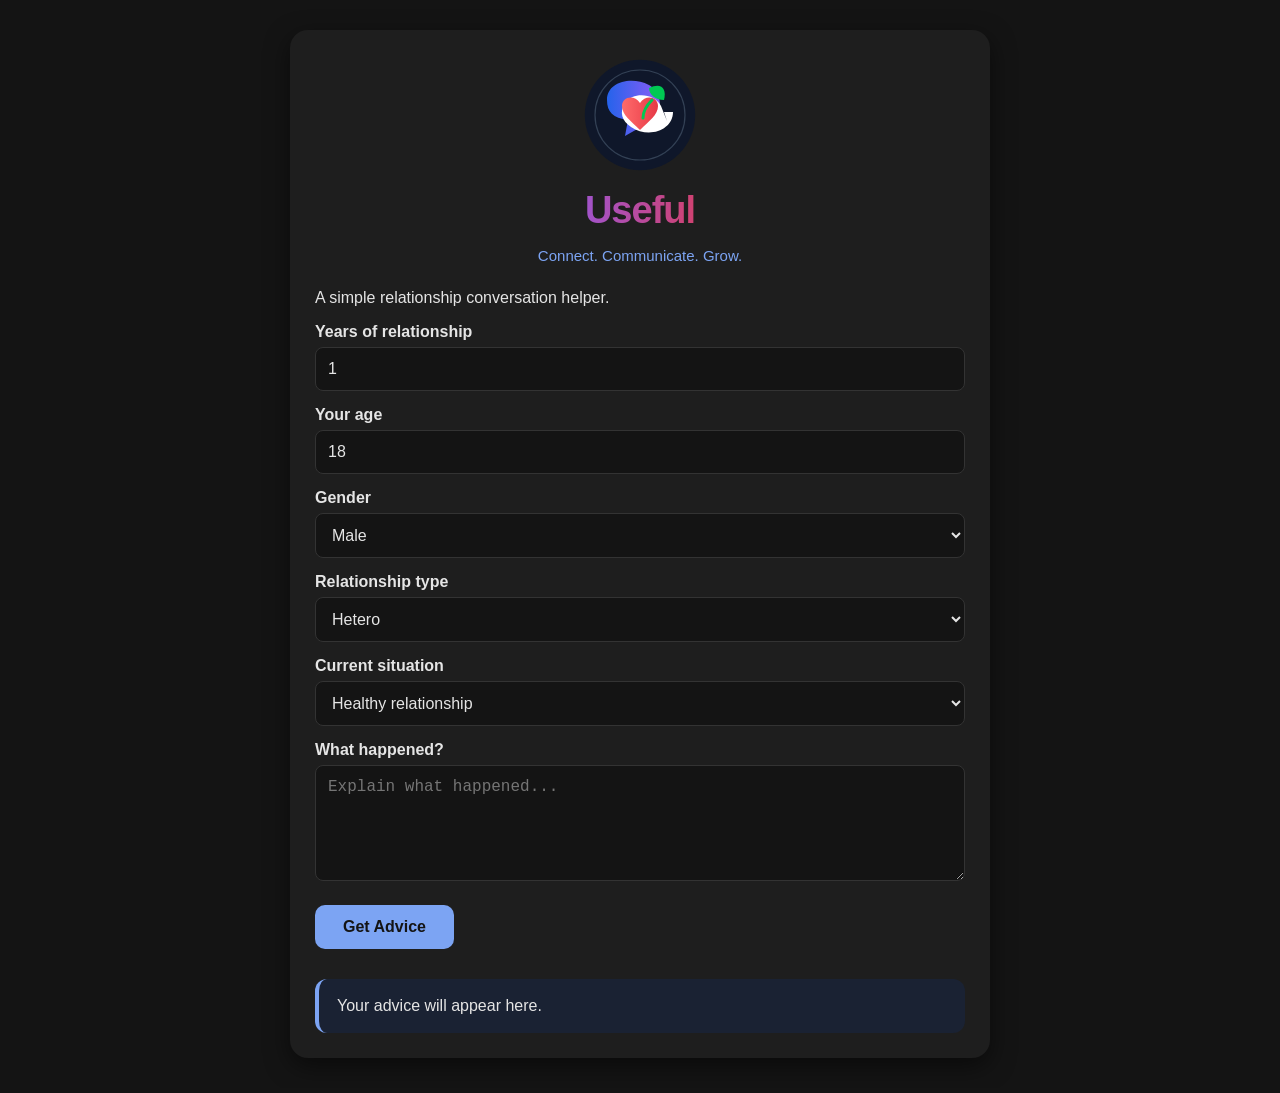
<file: 5Q code bases/Useful.html>
﻿<!DOCTYPE html>
<html lang="en">
<head>

<meta charset="UTF-8">
<meta name="viewport" content="width=device-width, initial-scale=1.0">

<title>Useful - Relationship Helper</title>

<style>

*{
    box-sizing:border-box;
}

body{
    font-family:Arial,sans-serif;
    background:#141414;
    color:#e5e5e5;
    margin:0;
    padding:30px;
}


.container{
    max-width:700px;
    margin:auto;
    background:#1e1e1e;
    padding:25px;
    border-radius:18px;
    box-shadow:0 8px 25px rgba(0,0,0,.5);
}


/* BRAND LOGO */

.logo{
    text-align:center;
    margin-bottom:15px;
}


.logo svg{
    width:120px;
    height:120px;
}


.logo h1{
    margin-top:10px;
    font-size:38px;
    font-weight:900;
    letter-spacing:-1px;

    background:linear-gradient(
        90deg,
        #0F172A,
        #8B5CF6,
        #E63946,
        #00C853
    );

    -webkit-background-clip:text;
    color:transparent;
}


.tagline{
    text-align:center;
    color:#7ca4f3;
    font-size:15px;
    margin-top:-10px;
    margin-bottom:25px;
    font-weight:500;
}



/* FORM */

label{
    display:block;
    margin-top:15px;
    font-weight:bold;
}


input,
select,
textarea{

    width:100%;
    padding:12px;
    margin-top:6px;

    border-radius:8px;
    border:1px solid #333;
    background:#141414;
    color:#e5e5e5;

    font-size:16px;
}


input:focus,
select:focus,
textarea:focus{
    outline:none;
    border-color:#7ca4f3;
}


button{

    margin-top:20px;
    padding:13px 28px;

    background:#7ca4f3;
    color:#141414;

    border:none;
    border-radius:10px;

    cursor:pointer;
    font-size:16px;
    font-weight:bold;

}


button:hover{

    background:#9dbaf6;

}



#result{

    margin-top:30px;

    background:#1a2233;
    border-left:4px solid #7ca4f3;

    padding:18px;

    border-radius:12px;

}



</style>

</head>


<body>


<div class="container">


<!-- USEFUL BRAND LOGO -->

<div class="logo">


<svg viewBox="0 0 200 200">

<defs>


<!-- Trust + Empathy -->
<linearGradient id="trustEmpathy">

<stop offset="0%" stop-color="#2563EB"/>

<stop offset="100%" stop-color="#8B5CF6"/>

</linearGradient>


<!-- Love -->
<linearGradient id="loveGradient">

<stop offset="0%" stop-color="#FF6B6B"/>

<stop offset="100%" stop-color="#E63946"/>

</linearGradient>


</defs>



<!-- Deep Navy Background -->

<circle
cx="100"
cy="100"
r="92"
fill="#0F172A"
/>



<!-- Inner Ring -->

<circle
cx="100"
cy="100"
r="75"
fill="none"
stroke="#334155"
stroke-width="2"
/>



<!-- Purple/Blue Communication Bubble -->

<path

d="
M45 75
C45 45 85 35 115 50
C140 65 140 100 110 115
L75 135
L80 108
C55 105 45 95 45 75Z
"

fill="url(#trustEmpathy)"

/>



<!-- White Connection Bubble -->

<path

d="
M155 95
C155 125 115 140 85 120
C70 110 65 95 75 80
C90 60 125 65 135 85
L145 110
L140 95
C150 95 155 95 155 95Z
"

fill="white"

/>



<!-- Coral Heart -->

<path

d="
M100 125
C85 110 70 100 70 85
C70 70 90 65 100 80
C110 65 130 70 130 85
C130 100 115 110 100 125Z
"

fill="url(#loveGradient)"

/>



<!-- Green Growth Leaf -->

<path

d="
M115 55
C135 45 145 55 140 75
C125 75 115 65 115 55Z
"

fill="#00C853"

/>



<!-- Growth Stem -->

<path

d="
M120 75
C110 85 105 95 105 105
"

stroke="#00C853"
stroke-width="5"
fill="none"
stroke-linecap="round"

/>



</svg>


<h1>Useful</h1>

<p class="tagline">
Connect. Communicate. Grow.
</p>


</div>




<p>
A simple relationship conversation helper.
</p>



<label>
Years of relationship
</label>

<input id="years" type="number" value="1">



<label>
Your age
</label>

<input id="age" type="number" value="18">



<label>
Gender
</label>

<select id="gender">

<option>Male</option>

<option>Female</option>

<option>Prefer not to say</option>

</select>



<label>
Relationship type
</label>

<select id="type">

<option>Hetero</option>

<option>Same sex</option>

<option>Non-binary</option>

</select>



<label>
Current situation
</label>

<select id="status">

<option>Healthy relationship</option>

<option>Situationship</option>

<option>Taking a break</option>

<option>Recently broke up</option>

</select>



<label>
What happened?
</label>

<textarea 
id="problem"
rows="5"
placeholder="Explain what happened..."
></textarea>



<button onclick="generate()">
Get Advice
</button>



<div id="result">

Your advice will appear here.

</div>



</div>



<script>


function generate(){


let status=document.getElementById("status").value;


let result=document.getElementById("result");



let advice={


"Healthy relationship":
"Keep communicating, appreciating each other, and continuing to grow together.",


"Situationship":
"Have an honest conversation about expectations, feelings, and boundaries.",


"Taking a break":
"Respect each other's space while keeping communication clear and respectful.",


"Recently broke up":
"Give yourself time to heal and focus on rebuilding your confidence and happiness."

};



result.innerHTML=

"<h2>Useful Advice</h2><p>"
+
advice[status]
+
"</p>";


}


</script>



</body>

</html>
</file>
<file: adoption_ohms_law_triple_mode.css>
:root{
  --bg:#F4F1EA;
  --card-bg:#FFFFFF;
  --border-soft:#E5E2D6;
  --border-strong:#B4B2A9;
  --text-primary:#2B2A27;
  --text-secondary:#807E76;
  --text-accent:#26215C;
  --surface-1:#F1EFE8;
}
*{box-sizing:border-box;}
body{
  margin:0;
  background:var(--bg);
  font-family:-apple-system,BlinkMacSystemFont,"Segoe UI",Roboto,Helvetica,Arial,sans-serif;
  color:var(--text-primary);
  display:flex;
  justify-content:center;
  padding:56px 20px;
}
.wrap{width:100%; max-width:880px;}
.card{
  background:var(--card-bg);
  border:1px solid var(--border-soft);
  border-radius:20px;
  padding:36px 40px 40px;
  box-shadow:0 1px 2px rgba(0,0,0,.03), 0 20px 40px -24px rgba(40,38,30,.18);
}
header.head{margin-bottom:22px;}
header.head h1{
  margin:0 0 6px;
  font-size:24px;
  font-weight:600;
  letter-spacing:-0.01em;
}
header.head p{
  margin:0;
  font-size:14px;
  color:var(--text-secondary);
  line-height:1.5;
}

.modes{
  display:inline-flex;
  background:var(--surface-1);
  border-radius:999px;
  padding:4px;
  gap:2px;
  margin-bottom:22px;
}
.mode-btn{
  border:none;
  background:transparent;
  color:var(--text-secondary);
  padding:8px 18px;
  font-size:13px;
  font-weight:600;
  border-radius:999px;
  cursor:pointer;
  font-family:inherit;
  transition:background .18s ease, color .18s ease;
}
.mode-btn:hover{color:var(--text-primary);}

.story{
  border-radius:16px;
  padding:22px 26px;
  margin-bottom:26px;
  transition:background .3s ease, color .3s ease;
  box-shadow:0 1px 2px rgba(0,0,0,.04);
}
.story-head{display:flex; align-items:center; gap:10px; margin-bottom:10px;}
.story-dot{width:11px; height:11px; border-radius:50%; flex:none;}
.story-title{font-size:23px; font-weight:600; letter-spacing:-0.01em;}
.story-line{font-size:14.5px; line-height:1.65; margin-bottom:3px;}
.story-line:last-child{margin-bottom:0;}
.story-line .label{opacity:.6; font-weight:600;}

.diagrams{display:flex; gap:22px; flex-wrap:wrap; align-items:stretch;}
.panel{
  flex:1;
  min-width:300px;
  background:var(--surface-1);
  border:1px solid var(--border-soft);
  border-radius:16px;
  padding:18px;
}
.plane-panel svg{display:block;}

.metrics{
  display:grid;
  grid-template-columns:repeat(4,1fr);
  gap:8px;
  margin-top:14px;
}
.metric{
  background:var(--card-bg);
  border:1px solid var(--border-soft);
  border-radius:10px;
  padding:8px 4px;
  text-align:center;
}
.m-label{display:block; font-size:11px; color:var(--text-secondary); font-weight:600; margin-bottom:2px;}
.m-val{display:block; font-size:16px; font-weight:600;}

@media (max-width:680px){
  .card{padding:24px 20px 28px;}
  header.head h1{font-size:21px;}
  .story-title{font-size:20px;}
  .story{padding:18px 20px;}
}
</file>
